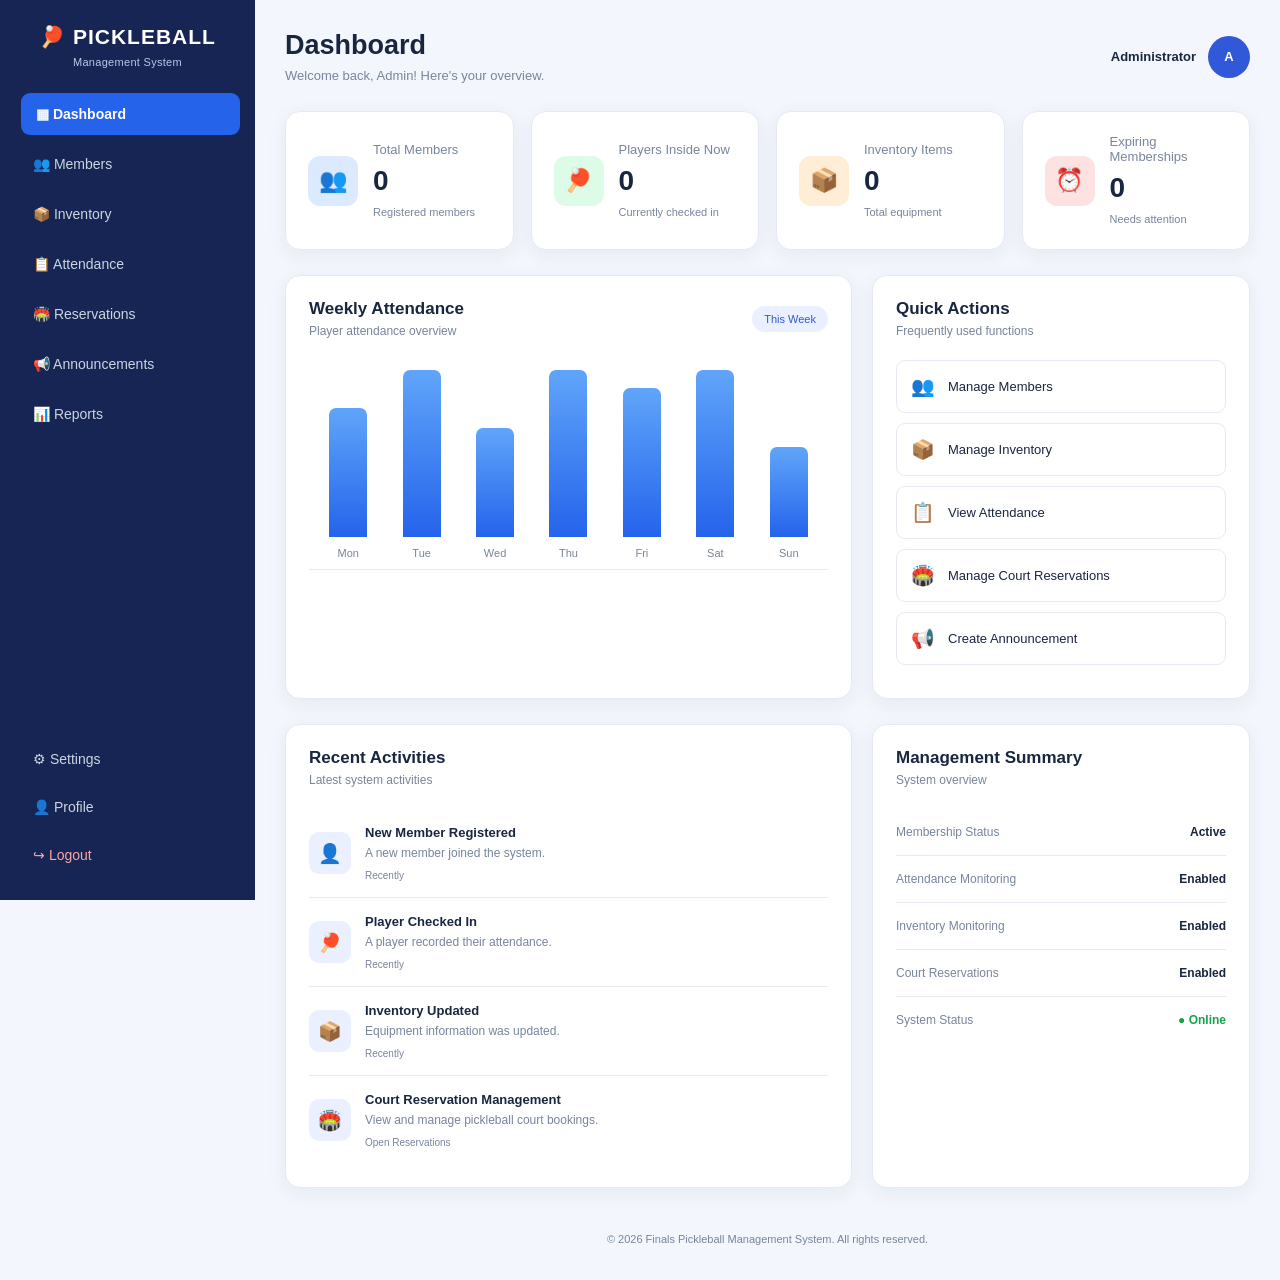
<file: FINALS PICKLEBALL(1)/index.html>
<!DOCTYPE html>
<html lang="en">
<head>
    <meta charset="UTF-8">
    <meta name="viewport" content="width=device-width, initial-scale=1.0">
    <title>Dashboard | Finals 2026 Pickleball</title>
    <link rel="stylesheet" href="style.css">
    <script src="script.js" defer></script>
</head>
<body>

<div class="dashboard-container">

    <!-- SIDEBAR -->
    <aside class="sidebar">
        <div class="logo">
            <h2>🏓 PICKLEBALL</h2>
            <p>Management System</p>
        </div>

        <nav class="sidebar-nav">
            <a href="index.html" class="active">▦ Dashboard</a>
            <a href="members.html">👥 Members</a>
            <a href="inventory.html">📦 Inventory</a>
            <a href="attendance.html">📋 Attendance</a>
            <a href="reservations.html">🏟️ Reservations</a>
            <a href="announcements.html">📢 Announcements</a>
            <a href="reports.html">📊 Reports</a>
        </nav>

        <div class="sidebar-bottom">
            <a href="settings.html">⚙ Settings</a>
            <a href="profile.html">👤 Profile</a>
            <a href="login.html" class="logout-link">↪ Logout</a>
        </div>
    </aside>

    <!-- MAIN CONTENT -->
    <main class="main-content">

        <header class="topbar">
            <div>
                <h1>Dashboard</h1>
                <p>Welcome back, Admin! Here's your overview.</p>
            </div>

            <div class="admin-info">
                <span>Administrator</span>
                <div class="admin-avatar">A</div>
            </div>
        </header>

        <!-- STATISTICS -->
        <section class="stats-grid">

            <div class="stat-card">
                <div class="stat-icon blue">👥</div>
                <div>
                    <p>Total Members</p>
                    <h2 class="count-up" data-target="1248">0</h2>
                    <small>Registered members</small>
                </div>
            </div>

            <div class="stat-card">
                <div class="stat-icon green">🏓</div>
                <div>
                    <p>Players Inside Now</p>
                    <h2 class="count-up" data-target="37">0</h2>
                    <small>Currently checked in</small>
                </div>
            </div>

            <div class="stat-card">
                <div class="stat-icon orange">📦</div>
                <div>
                    <p>Inventory Items</p>
                    <h2 class="count-up" data-target="312">0</h2>
                    <small>Total equipment</small>
                </div>
            </div>

            <div class="stat-card">
                <div class="stat-icon red">⏰</div>
                <div>
                    <p>Expiring Memberships</p>
                    <h2 class="count-up" data-target="14">0</h2>
                    <small>Needs attention</small>
                </div>
            </div>

        </section>

        <!-- DASHBOARD CONTENT -->
        <section class="dashboard-grid">

            <!-- ATTENDANCE CHART -->
            <div class="dashboard-card attendance-card">
                <div class="card-header">
                    <div>
                        <h3>Weekly Attendance</h3>
                        <p>Player attendance overview</p>
                    </div>
                    <span class="card-tag">This Week</span>
                </div>

                <div class="attendance-chart">

                    <div class="chart-column">
                        <div class="chart-bar" style="height:65%"></div>
                        <span>Mon</span>
                    </div>

                    <div class="chart-column">
                        <div class="chart-bar" style="height:85%"></div>
                        <span>Tue</span>
                    </div>

                    <div class="chart-column">
                        <div class="chart-bar" style="height:55%"></div>
                        <span>Wed</span>
                    </div>

                    <div class="chart-column">
                        <div class="chart-bar" style="height:95%"></div>
                        <span>Thu</span>
                    </div>

                    <div class="chart-column">
                        <div class="chart-bar" style="height:75%"></div>
                        <span>Fri</span>
                    </div>

                    <div class="chart-column">
                        <div class="chart-bar" style="height:100%"></div>
                        <span>Sat</span>
                    </div>

                    <div class="chart-column">
                        <div class="chart-bar" style="height:45%"></div>
                        <span>Sun</span>
                    </div>

                </div>
            </div>

            <!-- QUICK ACTIONS -->
            <div class="dashboard-card quick-actions">
                <div class="card-header">
                    <div>
                        <h3>Quick Actions</h3>
                        <p>Frequently used functions</p>
                    </div>
                </div>

                <a href="members.html" class="action-button">
                    <span>👥</span> Manage Members
                </a>

                <a href="inventory.html" class="action-button">
                    <span>📦</span> Manage Inventory
                </a>

                <a href="attendance.html" class="action-button">
                    <span>📋</span> View Attendance
                </a>

                <!-- NEW RESERVATION QUICK ACTION -->
                <a href="reservations.html" class="action-button">
                    <span>🏟️</span> Manage Court Reservations
                </a>

                <a href="announcements.html" class="action-button">
                    <span>📢</span> Create Announcement
                </a>

            </div>

        </section>

        <!-- BOTTOM CONTENT -->
        <section class="dashboard-grid bottom-grid">

            <!-- RECENT ACTIVITIES -->
            <div class="dashboard-card">
                <div class="card-header">
                    <div>
                        <h3>Recent Activities</h3>
                        <p>Latest system activities</p>
                    </div>
                </div>

                <div class="activity-item">
                    <div class="activity-icon">👤</div>
                    <div>
                        <strong>New Member Registered</strong>
                        <p>A new member joined the system.</p>
                        <small>Recently</small>
                    </div>
                </div>

                <div class="activity-item">
                    <div class="activity-icon">🏓</div>
                    <div>
                        <strong>Player Checked In</strong>
                        <p>A player recorded their attendance.</p>
                        <small>Recently</small>
                    </div>
                </div>

                <div class="activity-item">
                    <div class="activity-icon">📦</div>
                    <div>
                        <strong>Inventory Updated</strong>
                        <p>Equipment information was updated.</p>
                        <small>Recently</small>
                    </div>
                </div>

                <!-- NEW RESERVATION ACTIVITY -->
                <div class="activity-item">
                    <div class="activity-icon">🏟️</div>
                    <div>
                        <strong>Court Reservation Management</strong>
                        <p>View and manage pickleball court bookings.</p>
                        <small>
                            <a href="reservations.html">Open Reservations</a>
                        </small>
                    </div>
                </div>

            </div>

            <!-- MANAGEMENT SUMMARY -->
            <div class="dashboard-card summary-card">
                <div class="card-header">
                    <div>
                        <h3>Management Summary</h3>
                        <p>System overview</p>
                    </div>
                </div>

                <div class="summary-item">
                    <span>Membership Status</span>
                    <strong>Active</strong>
                </div>

                <div class="summary-item">
                    <span>Attendance Monitoring</span>
                    <strong>Enabled</strong>
                </div>

                <div class="summary-item">
                    <span>Inventory Monitoring</span>
                    <strong>Enabled</strong>
                </div>

                <div class="summary-item">
                    <span>Court Reservations</span>
                    <strong>Enabled</strong>
                </div>

                <div class="summary-item">
                    <span>System Status</span>
                    <strong class="status-online">● Online</strong>
                </div>
            </div>

        </section>

        <!-- FOOTER -->
        <footer class="dashboard-footer">
            <p>© 2026 Finals Pickleball Management System. All rights reserved.</p>
        </footer>

    </main>
</div>

</body>
</html>
</file>
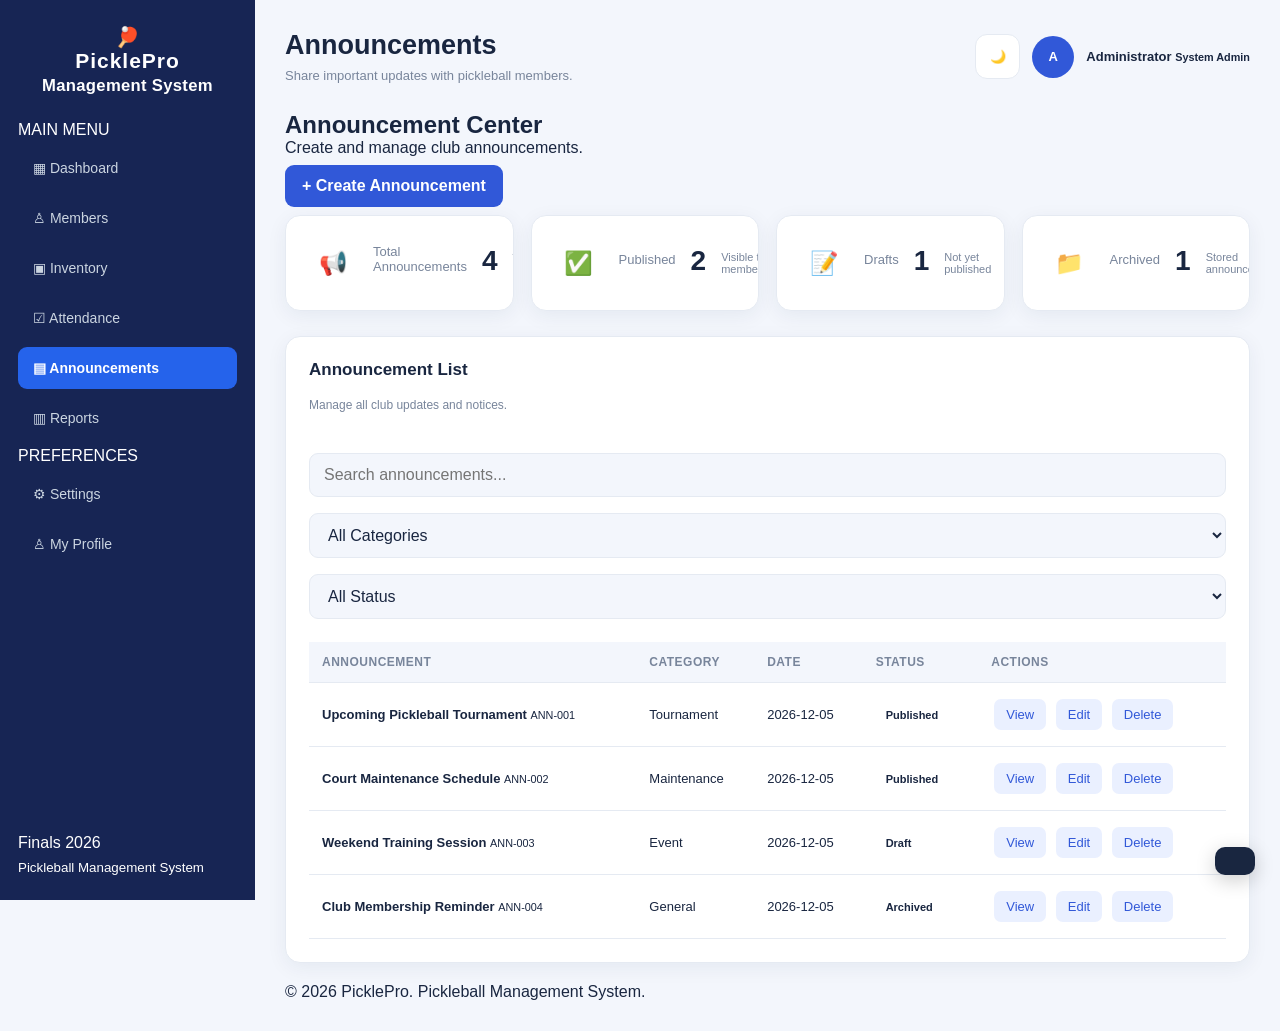
<file: FINALS PICKLEBALL(1)/announcements.html>
<!DOCTYPE html>
<html lang="en">
<head>
    <meta charset="UTF-8">
    <meta name="viewport" content="width=device-width, initial-scale=1.0">
    <title>Announcements | Pickleball Management System</title>
    <link rel="stylesheet" href="style.css">
</head>
<body>

<div class="app">

    <!-- SIDEBAR -->
    <aside class="sidebar">
        <div class="logo">
            <div class="logo-icon">🏓</div>
            <div>
                <h2>PicklePro</h2>
                <small>Management System</small>
            </div>
        </div>

        <nav>
            <p class="nav-label">MAIN MENU</p>
            <a href="index.html">▦ Dashboard</a>
            <a href="members.html">♙ Members</a>
            <a href="inventory.html">▣ Inventory</a>
            <a href="attendance.html">☑ Attendance</a>
            <a href="announcements.html" class="active">▤ Announcements</a>
            <a href="reports.html">▥ Reports</a>

            <p class="nav-label">PREFERENCES</p>
            <a href="settings.html">⚙ Settings</a>
            <a href="profile.html">♙ My Profile</a>
        </nav>

        <div class="sidebar-bottom">
            <p>Finals 2026</p>
            <small>Pickleball Management System</small>
        </div>
    </aside>

    <!-- MAIN CONTENT -->
    <main class="main">

        <header class="topbar">
            <div>
                <h2>Announcements</h2>
                <p>Share important updates with pickleball members.</p>
            </div>

            <div class="admin-info">
                <button class="theme-btn" id="themeToggle">🌙</button>
                <div class="admin-avatar">A</div>
                <div>
                    <strong>Administrator</strong>
                    <small>System Admin</small>
                </div>
            </div>
        </header>

        <section class="page-content">

            <!-- PAGE HEADING -->
            <div class="page-heading">
                <div>
                    <h1>Announcement Center</h1>
                    <p>Create and manage club announcements.</p>
                </div>

                <button class="primary-btn" onclick="openModal()">
                    + Create Announcement
                </button>
            </div>

            <!-- STATISTICS -->
            <div class="stats">

                <div class="stat-card">
                    <div class="stat-icon">📢</div>
                    <p>Total Announcements</p>
                    <h2 id="totalAnnouncements">0</h2>
                    <small>All announcement records</small>
                </div>

                <div class="stat-card">
                    <div class="stat-icon">✅</div>
                    <p>Published</p>
                    <h2 id="publishedCount">0</h2>
                    <small>Visible to members</small>
                </div>

                <div class="stat-card">
                    <div class="stat-icon">📝</div>
                    <p>Drafts</p>
                    <h2 id="draftCount">0</h2>
                    <small>Not yet published</small>
                </div>

                <div class="stat-card">
                    <div class="stat-icon">📁</div>
                    <p>Archived</p>
                    <h2 id="archivedCount">0</h2>
                    <small>Stored announcements</small>
                </div>

            </div>

            <!-- ANNOUNCEMENT LIST -->
            <div class="content-card">

                <div class="card-header">
                    <div>
                        <h3>Announcement List</h3>
                        <p>Manage all club updates and notices.</p>
                    </div>
                </div>

                <div class="table-controls">

                    <input
                        type="text"
                        id="searchInput"
                        placeholder="Search announcements..."
                    >

                    <select id="categoryFilter">
                        <option value="All">All Categories</option>
                        <option value="Event">Event</option>
                        <option value="Tournament">Tournament</option>
                        <option value="Maintenance">Maintenance</option>
                        <option value="General">General</option>
                    </select>

                    <select id="statusFilter">
                        <option value="All">All Status</option>
                        <option value="Published">Published</option>
                        <option value="Draft">Draft</option>
                        <option value="Archived">Archived</option>
                    </select>

                </div>

                <div class="table-wrap">
                    <table>
                        <thead>
                            <tr>
                                <th>ANNOUNCEMENT</th>
                                <th>CATEGORY</th>
                                <th>DATE</th>
                                <th>STATUS</th>
                                <th>ACTIONS</th>
                            </tr>
                        </thead>

                        <tbody id="announcementTable"></tbody>
                    </table>
                </div>

                <div class="empty" id="emptyMessage" style="display:none;">
                    <h3>No announcements found</h3>
                    <p>Try changing your filters or create a new announcement.</p>
                </div>

            </div>

        </section>

        <footer class="footer">
            © 2026 PicklePro. Pickleball Management System.
        </footer>

    </main>
</div>

<!-- CREATE / EDIT MODAL -->
<div class="modal" id="announcementModal">

    <div class="modal-content">

        <div class="modal-header">
            <div>
                <h2 id="modalTitle">Create Announcement</h2>
                <p>Fill in the announcement information.</p>
            </div>

            <button class="close-btn" onclick="closeModal()">×</button>
        </div>

        <form id="announcementForm">

            <div class="form-group">
                <label>Announcement ID</label>
                <input
                    type="text"
                    id="announcementId"
                    placeholder="Example: ANN-001"
                    required
                >
            </div>

            <div class="form-group">
                <label>Announcement Title</label>
                <input
                    type="text"
                    id="announcementTitle"
                    placeholder="Enter announcement title"
                    required
                >
            </div>

            <div class="form-group">
                <label>Category</label>
                <select id="announcementCategory" required>
                    <option value="">Select category</option>
                    <option value="Event">Event</option>
                    <option value="Tournament">Tournament</option>
                    <option value="Maintenance">Maintenance</option>
                    <option value="General">General</option>
                </select>
            </div>

            <div class="form-group">
                <label>Description</label>
                <textarea
                    id="announcementDescription"
                    rows="5"
                    placeholder="Write your announcement here..."
                    required
                ></textarea>
            </div>

            <div class="form-group">
                <label>Announcement Date</label>
                <input type="date" id="announcementDate" required>
            </div>

            <div class="form-group">
                <label>Status</label>
                <select id="announcementStatus" required>
                    <option value="Published">Published</option>
                    <option value="Draft">Draft</option>
                    <option value="Archived">Archived</option>
                </select>
            </div>

            <div class="modal-actions">
                <button type="button" class="secondary-btn" onclick="closeModal()">
                    Cancel
                </button>

                <button type="submit" class="primary-btn">
                    Save Announcement
                </button>
            </div>

        </form>

    </div>
</div>

<!-- VIEW MODAL -->
<div class="modal" id="viewModal">

    <div class="modal-content">

        <div class="modal-header">
            <h2>Announcement Details</h2>
            <button class="close-btn" onclick="closeViewModal()">×</button>
        </div>

        <div id="announcementDetails"></div>

        <div class="modal-actions">
            <button class="secondary-btn" onclick="closeViewModal()">
                Close
            </button>
        </div>

    </div>
</div>

<!-- TOAST -->
<div class="toast" id="toast"></div>

<script>

    // SAMPLE ANNOUNCEMENTS

    const today = new Date().toLocaleDateString("en-CA");

    let announcements = JSON.parse(
        localStorage.getItem("pickleAnnouncements")
    ) || [
        {
            id: "ANN-001",
            title: "Upcoming Pickleball Tournament",
            category: "Tournament",
            description: "Join our upcoming pickleball tournament. All registered members are invited to participate. Please contact the administrator for registration details.",
            date: today,
            status: "Published"
        },
        {
            id: "ANN-002",
            title: "Court Maintenance Schedule",
            category: "Maintenance",
            description: "The pickleball court will undergo maintenance. Members are advised to avoid using the court during the scheduled maintenance period.",
            date: today,
            status: "Published"
        },
        {
            id: "ANN-003",
            title: "Weekend Training Session",
            category: "Event",
            description: "A special training session will be held for beginner and intermediate players. Everyone is welcome.",
            date: today,
            status: "Draft"
        },
        {
            id: "ANN-004",
            title: "Club Membership Reminder",
            category: "General",
            description: "Members are reminded to keep their membership information updated.",
            date: today,
            status: "Archived"
        }
    ];

    let editIndex = null;

    // SAVE DATA

    function saveAnnouncements() {
        localStorage.setItem(
            "pickleAnnouncements",
            JSON.stringify(announcements)
        );
    }

    // UPDATE STATISTICS

    function updateStatistics() {

        document.getElementById("totalAnnouncements").textContent =
            announcements.length;

        document.getElementById("publishedCount").textContent =
            announcements.filter(item => item.status === "Published").length;

        document.getElementById("draftCount").textContent =
            announcements.filter(item => item.status === "Draft").length;

        document.getElementById("archivedCount").textContent =
            announcements.filter(item => item.status === "Archived").length;
    }

    // ESCAPE HTML

    function escapeHTML(value) {
        return String(value).replace(/[&<>"']/g, char => ({
            "&": "&amp;",
            "<": "&lt;",
            ">": "&gt;",
            '"': "&quot;",
            "'": "&#039;"
        })[char]);
    }

    // DISPLAY ANNOUNCEMENTS

    function renderAnnouncements() {

        const table = document.getElementById("announcementTable");

        const search = document.getElementById("searchInput")
            .value.toLowerCase();

        const category = document.getElementById("categoryFilter").value;

        const status = document.getElementById("statusFilter").value;

        table.innerHTML = "";

        const filtered = announcements.filter(item => {

            const matchesSearch =
                item.title.toLowerCase().includes(search) ||
                item.id.toLowerCase().includes(search) ||
                item.description.toLowerCase().includes(search);

            const matchesCategory =
                category === "All" || item.category === category;

            const matchesStatus =
                status === "All" || item.status === status;

            return matchesSearch && matchesCategory && matchesStatus;
        });

        document.getElementById("emptyMessage").style.display =
            filtered.length === 0 ? "block" : "none";

        filtered.forEach(item => {

            const index = announcements.indexOf(item);

            let badgeClass = "success";

            if (item.status === "Draft") {
                badgeClass = "warning";
            }

            if (item.status === "Archived") {
                badgeClass = "danger";
            }

            table.innerHTML += `
                <tr>
                    <td>
                        <strong>${escapeHTML(item.title)}</strong>
                        <small>${escapeHTML(item.id)}</small>
                    </td>

                    <td>${escapeHTML(item.category)}</td>

                    <td>${escapeHTML(item.date)}</td>

                    <td>
                        <span class="badge ${badgeClass}">
                            ${escapeHTML(item.status)}
                        </span>
                    </td>

                    <td>
                        <button class="mini-btn" onclick="viewAnnouncement(${index})">
                            View
                        </button>

                        <button class="mini-btn" onclick="editAnnouncement(${index})">
                            Edit
                        </button>

                        <button class="mini-btn delete-btn" onclick="deleteAnnouncement(${index})">
                            Delete
                        </button>
                    </td>
                </tr>
            `;
        });

        updateStatistics();
    }

    // OPEN MODAL

    function openModal() {

        editIndex = null;

        document.getElementById("announcementForm").reset();

        document.getElementById("modalTitle").textContent =
            "Create Announcement";

        document.getElementById("announcementDate").value = today;

        document.getElementById("announcementId").disabled = false;

        document.getElementById("announcementModal").classList.add("show");
    }

    // CLOSE MODAL

    function closeModal() {
        document.getElementById("announcementModal").classList.remove("show");
    }

    // ADD / UPDATE ANNOUNCEMENT

    document.getElementById("announcementForm")
        .addEventListener("submit", function(e) {

            e.preventDefault();

            const item = {

                id: document.getElementById("announcementId").value.trim(),

                title: document.getElementById("announcementTitle").value.trim(),

                category: document.getElementById("announcementCategory").value,

                description: document.getElementById("announcementDescription").value.trim(),

                date: document.getElementById("announcementDate").value,

                status: document.getElementById("announcementStatus").value
            };

            if (!item.id || !item.title || !item.description || !item.date) {
                showToast("Please complete all required fields.");
                return;
            }

            if (editIndex === null) {

                const duplicate = announcements.some(existing =>
                    existing.id.toLowerCase() === item.id.toLowerCase()
                );

                if (duplicate) {
                    showToast("Announcement ID already exists.");
                    return;
                }

                announcements.push(item);

                showToast("Announcement created successfully!");

            } else {

                announcements[editIndex] = item;

                showToast("Announcement updated successfully!");
            }

            saveAnnouncements();

            renderAnnouncements();

            closeModal();
        });

    // VIEW ANNOUNCEMENT

    function viewAnnouncement(index) {

        const item = announcements[index];

        document.getElementById("announcementDetails").innerHTML = `

            <div class="details-grid">

                <p><strong>Announcement ID:</strong> ${escapeHTML(item.id)}</p>

                <p><strong>Title:</strong> ${escapeHTML(item.title)}</p>

                <p><strong>Category:</strong> ${escapeHTML(item.category)}</p>

                <p><strong>Date:</strong> ${escapeHTML(item.date)}</p>

                <p><strong>Status:</strong> ${escapeHTML(item.status)}</p>

            </div>

            <div style="margin-top:20px;">
                <strong>Description</strong>
                <p style="margin-top:10px; line-height:1.7;">
                    ${escapeHTML(item.description)}
                </p>
            </div>
        `;

        document.getElementById("viewModal").classList.add("show");
    }

    // CLOSE VIEW MODAL

    function closeViewModal() {
        document.getElementById("viewModal").classList.remove("show");
    }

    // EDIT ANNOUNCEMENT

    function editAnnouncement(index) {

        editIndex = index;

        const item = announcements[index];

        document.getElementById("modalTitle").textContent =
            "Edit Announcement";

        document.getElementById("announcementId").value = item.id;
        document.getElementById("announcementId").disabled = true;

        document.getElementById("announcementTitle").value = item.title;
        document.getElementById("announcementCategory").value = item.category;
        document.getElementById("announcementDescription").value = item.description;
        document.getElementById("announcementDate").value = item.date;
        document.getElementById("announcementStatus").value = item.status;

        document.getElementById("announcementModal").classList.add("show");
    }

    // DELETE ANNOUNCEMENT

    function deleteAnnouncement(index) {

        if (confirm("Are you sure you want to delete this announcement?")) {

            announcements.splice(index, 1);

            saveAnnouncements();

            renderAnnouncements();

            showToast("Announcement deleted successfully!");
        }
    }

    // TOAST MESSAGE

    function showToast(message) {

        const toast = document.getElementById("toast");

        toast.textContent = message;

        toast.classList.add("show");

        setTimeout(() => {
            toast.classList.remove("show");
        }, 2500);
    }

    // SEARCH AND FILTER

    document.getElementById("searchInput")
        .addEventListener("input", renderAnnouncements);

    document.getElementById("categoryFilter")
        .addEventListener("change", renderAnnouncements);

    document.getElementById("statusFilter")
        .addEventListener("change", renderAnnouncements);

    // DARK MODE

    document.getElementById("themeToggle")
        .addEventListener("click", function() {

            document.body.classList.toggle("dark-mode");

            this.textContent =
                document.body.classList.contains("dark-mode")
                    ? "☀️"
                    : "🌙";
        });

    // INITIAL DISPLAY

    renderAnnouncements();

</script>

</body>
</html>
</file>
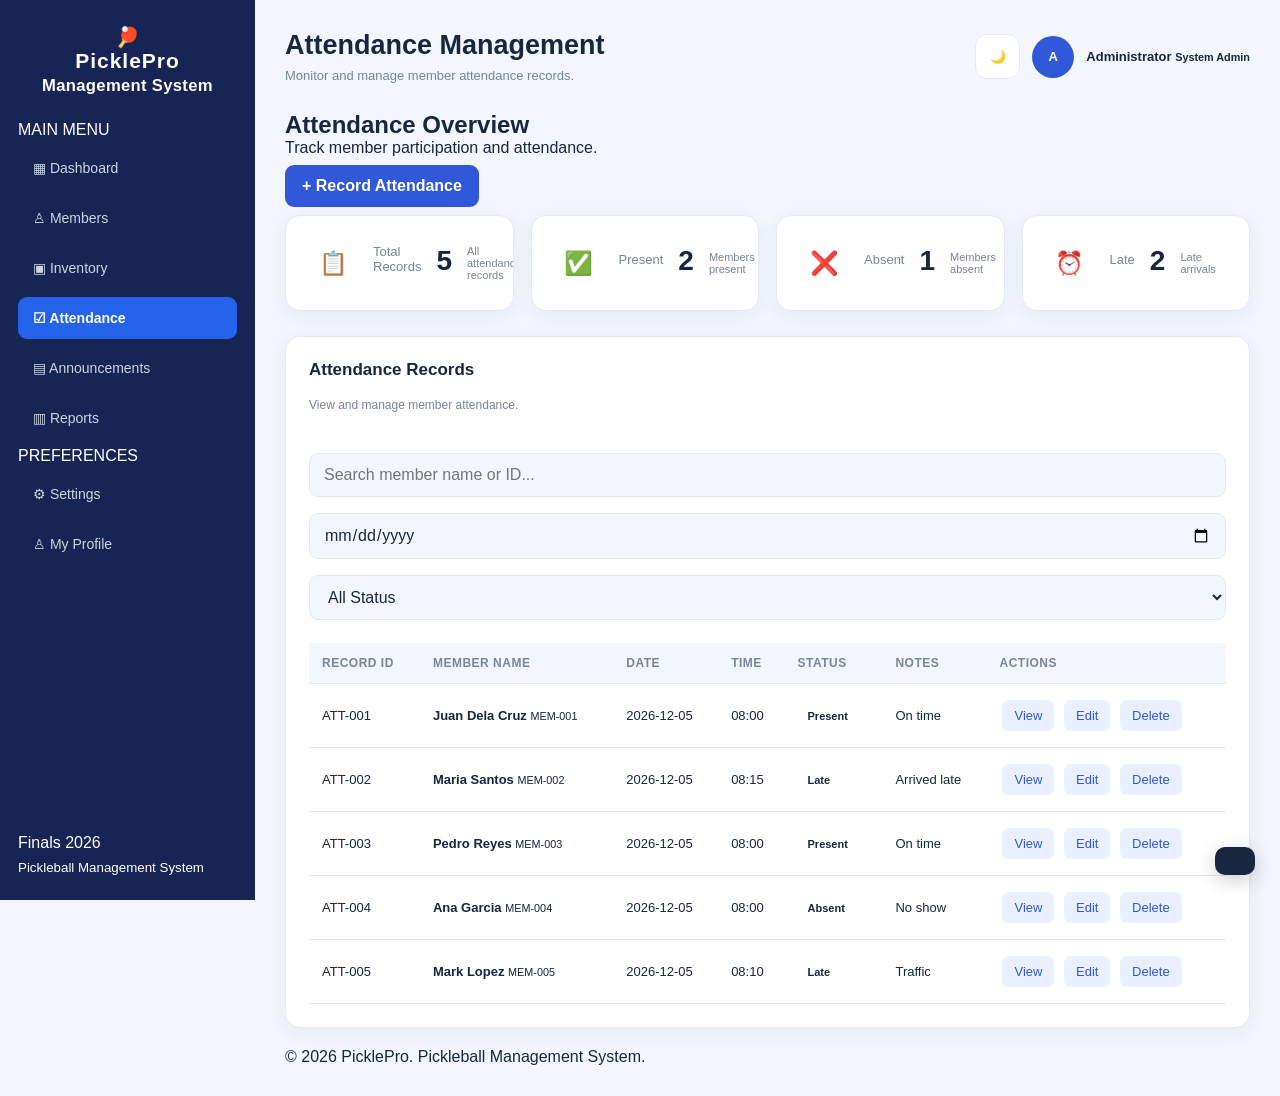
<file: FINALS PICKLEBALL(1)/attendance.html>
<!DOCTYPE html>
<html lang="en">
<head>
    <meta charset="UTF-8">
    <meta name="viewport" content="width=device-width, initial-scale=1.0">
    <title>Attendance | Pickleball Management System</title>
    <link rel="stylesheet" href="style.css">
</head>
<body>

<div class="app">

    <!-- SIDEBAR -->
    <aside class="sidebar">
        <div class="logo">
            <div class="logo-icon">🏓</div>
            <div>
                <h2>PicklePro</h2>
                <small>Management System</small>
            </div>
        </div>

        <nav>
            <p class="nav-label">MAIN MENU</p>
            <a href="index.html">▦ Dashboard</a>
            <a href="members.html">♙ Members</a>
            <a href="inventory.html">▣ Inventory</a>
            <a href="attendance.html" class="active">☑ Attendance</a>
            <a href="announcements.html">▤ Announcements</a>
            <a href="reports.html">▥ Reports</a>

            <p class="nav-label">PREFERENCES</p>
            <a href="settings.html">⚙ Settings</a>
            <a href="profile.html">♙ My Profile</a>
        </nav>

        <div class="sidebar-bottom">
            <p>Finals 2026</p>
            <small>Pickleball Management System</small>
        </div>
    </aside>

    <!-- MAIN CONTENT -->
    <main class="main">

        <header class="topbar">
            <div>
                <h2>Attendance Management</h2>
                <p>Monitor and manage member attendance records.</p>
            </div>

            <div class="admin-info">
                <button class="theme-btn" id="themeToggle">🌙</button>
                <div class="admin-avatar">A</div>
                <div>
                    <strong>Administrator</strong>
                    <small>System Admin</small>
                </div>
            </div>
        </header>

        <section class="page-content">

            <!-- PAGE HEADING -->
            <div class="page-heading">
                <div>
                    <h1>Attendance Overview</h1>
                    <p>Track member participation and attendance.</p>
                </div>

                <button class="primary-btn" onclick="openModal()">
                    + Record Attendance
                </button>
            </div>

            <!-- STATISTICS -->
            <div class="stats">

                <div class="stat-card">
                    <div class="stat-icon">📋</div>
                    <p>Total Records</p>
                    <h2 id="totalRecords">0</h2>
                    <small>All attendance records</small>
                </div>

                <div class="stat-card">
                    <div class="stat-icon">✅</div>
                    <p>Present</p>
                    <h2 id="presentCount">0</h2>
                    <small>Members present</small>
                </div>

                <div class="stat-card">
                    <div class="stat-icon">❌</div>
                    <p>Absent</p>
                    <h2 id="absentCount">0</h2>
                    <small>Members absent</small>
                </div>

                <div class="stat-card">
                    <div class="stat-icon">⏰</div>
                    <p>Late</p>
                    <h2 id="lateCount">0</h2>
                    <small>Late arrivals</small>
                </div>

            </div>

            <!-- ATTENDANCE TABLE -->
            <div class="content-card">

                <div class="card-header">
                    <div>
                        <h3>Attendance Records</h3>
                        <p>View and manage member attendance.</p>
                    </div>
                </div>

                <div class="table-controls">
                    <input
                        type="text"
                        id="searchInput"
                        placeholder="Search member name or ID..."
                    >

                    <input
                        type="date"
                        id="dateFilter"
                    >

                    <select id="statusFilter">
                        <option value="All">All Status</option>
                        <option value="Present">Present</option>
                        <option value="Absent">Absent</option>
                        <option value="Late">Late</option>
                    </select>
                </div>

                <div class="table-wrap">
                    <table>
                        <thead>
                            <tr>
                                <th>RECORD ID</th>
                                <th>MEMBER NAME</th>
                                <th>DATE</th>
                                <th>TIME</th>
                                <th>STATUS</th>
                                <th>NOTES</th>
                                <th>ACTIONS</th>
                            </tr>
                        </thead>

                        <tbody id="attendanceTable"></tbody>
                    </table>
                </div>

                <div class="empty" id="emptyMessage" style="display:none;">
                    <h3>No attendance records found</h3>
                    <p>Try changing your filters or add a new attendance record.</p>
                </div>

            </div>

        </section>

        <footer class="footer">
            © 2026 PicklePro. Pickleball Management System.
        </footer>

    </main>
</div>

<!-- ADD / EDIT ATTENDANCE MODAL -->
<div class="modal" id="attendanceModal">
    <div class="modal-content">

        <div class="modal-header">
            <div>
                <h2 id="modalTitle">Record Attendance</h2>
                <p>Enter the attendance information below.</p>
            </div>

            <button class="close-btn" onclick="closeModal()">×</button>
        </div>

        <form id="attendanceForm">

            <div class="form-group">
                <label>Record ID</label>
                <input
                    type="text"
                    id="recordId"
                    placeholder="Example: ATT-001"
                    required
                >
            </div>

            <div class="form-group">
                <label>Member Name</label>
                <input
                    type="text"
                    id="memberName"
                    placeholder="Enter member name"
                    required
                >
            </div>

            <div class="form-group">
                <label>Member ID</label>
                <input
                    type="text"
                    id="memberId"
                    placeholder="Example: MEM-001"
                    required
                >
            </div>

            <div class="form-group">
                <label>Attendance Date</label>
                <input type="date" id="attendanceDate" required>
            </div>

            <div class="form-group">
                <label>Time</label>
                <input type="time" id="attendanceTime" required>
            </div>

            <div class="form-group">
                <label>Attendance Status</label>
                <select id="attendanceStatus" required>
                    <option value="Present">Present</option>
                    <option value="Absent">Absent</option>
                    <option value="Late">Late</option>
                </select>
            </div>

            <div class="form-group">
                <label>Notes</label>
                <input
                    type="text"
                    id="attendanceNotes"
                    placeholder="Optional notes"
                >
            </div>

            <div class="modal-actions">
                <button type="button" class="secondary-btn" onclick="closeModal()">
                    Cancel
                </button>

                <button type="submit" class="primary-btn">
                    Save Record
                </button>
            </div>

        </form>
    </div>
</div>

<!-- VIEW MODAL -->
<div class="modal" id="viewModal">
    <div class="modal-content">

        <div class="modal-header">
            <h2>Attendance Details</h2>
            <button class="close-btn" onclick="closeViewModal()">×</button>
        </div>

        <div id="attendanceDetails"></div>

        <div class="modal-actions">
            <button class="secondary-btn" onclick="closeViewModal()">
                Close
            </button>
        </div>

    </div>
</div>

<!-- TOAST -->
<div class="toast" id="toast"></div>

<script>

    // SAMPLE ATTENDANCE DATA

    const today = new Date().toLocaleDateString("en-CA");

    let attendance = JSON.parse(
        localStorage.getItem("pickleAttendance")
    ) || [
        {
            id: "ATT-001",
            member: "Juan Dela Cruz",
            memberId: "MEM-001",
            date: today,
            time: "08:00",
            status: "Present",
            notes: "On time"
        },
        {
            id: "ATT-002",
            member: "Maria Santos",
            memberId: "MEM-002",
            date: today,
            time: "08:15",
            status: "Late",
            notes: "Arrived late"
        },
        {
            id: "ATT-003",
            member: "Pedro Reyes",
            memberId: "MEM-003",
            date: today,
            time: "08:00",
            status: "Present",
            notes: "On time"
        },
        {
            id: "ATT-004",
            member: "Ana Garcia",
            memberId: "MEM-004",
            date: today,
            time: "08:00",
            status: "Absent",
            notes: "No show"
        },
        {
            id: "ATT-005",
            member: "Mark Lopez",
            memberId: "MEM-005",
            date: today,
            time: "08:10",
            status: "Late",
            notes: "Traffic"
        }
    ];

    let editIndex = null;

    // SAVE DATA

    function saveAttendance() {
        localStorage.setItem(
            "pickleAttendance",
            JSON.stringify(attendance)
        );
    }

    // UPDATE STATISTICS

    function updateStatistics() {

        document.getElementById("totalRecords").textContent =
            attendance.length;

        document.getElementById("presentCount").textContent =
            attendance.filter(item => item.status === "Present").length;

        document.getElementById("absentCount").textContent =
            attendance.filter(item => item.status === "Absent").length;

        document.getElementById("lateCount").textContent =
            attendance.filter(item => item.status === "Late").length;
    }

    // PROTECT DISPLAYED TEXT

    function escapeHTML(value) {
        return String(value).replace(/[&<>"']/g, char => ({
            "&": "&amp;",
            "<": "&lt;",
            ">": "&gt;",
            '"': "&quot;",
            "'": "&#039;"
        })[char]);
    }

    // DISPLAY ATTENDANCE RECORDS

    function renderAttendance() {

        const table = document.getElementById("attendanceTable");

        const search = document.getElementById("searchInput")
            .value.toLowerCase();

        const date = document.getElementById("dateFilter").value;

        const status = document.getElementById("statusFilter").value;

        table.innerHTML = "";

        const filtered = attendance.filter(item => {

            const matchesSearch =
                item.member.toLowerCase().includes(search) ||
                item.memberId.toLowerCase().includes(search) ||
                item.id.toLowerCase().includes(search);

            const matchesDate =
                date === "" || item.date === date;

            const matchesStatus =
                status === "All" || item.status === status;

            return matchesSearch && matchesDate && matchesStatus;
        });

        document.getElementById("emptyMessage").style.display =
            filtered.length === 0 ? "block" : "none";

        filtered.forEach(item => {

            const index = attendance.indexOf(item);

            let badgeClass = "success";

            if (item.status === "Absent") {
                badgeClass = "danger";
            }

            if (item.status === "Late") {
                badgeClass = "warning";
            }

            table.innerHTML += `
                <tr>
                    <td>${escapeHTML(item.id)}</td>
                    <td>
                        <strong>${escapeHTML(item.member)}</strong>
                        <small>${escapeHTML(item.memberId)}</small>
                    </td>
                    <td>${escapeHTML(item.date)}</td>
                    <td>${escapeHTML(item.time)}</td>
                    <td>
                        <span class="badge ${badgeClass}">
                            ${escapeHTML(item.status)}
                        </span>
                    </td>
                    <td>${escapeHTML(item.notes || "-")}</td>
                    <td>
                        <button class="mini-btn" onclick="viewRecord(${index})">
                            View
                        </button>

                        <button class="mini-btn" onclick="editRecord(${index})">
                            Edit
                        </button>

                        <button class="mini-btn delete-btn" onclick="deleteRecord(${index})">
                            Delete
                        </button>
                    </td>
                </tr>
            `;
        });

        updateStatistics();
    }

    // OPEN ADD MODAL

    function openModal() {

        editIndex = null;

        document.getElementById("attendanceForm").reset();

        document.getElementById("modalTitle").textContent =
            "Record Attendance";

        document.getElementById("attendanceDate").value = today;

        document.getElementById("attendanceTime").value =
            new Date().toTimeString().slice(0, 5);

        document.getElementById("recordId").disabled = false;

        document.getElementById("attendanceModal").classList.add("show");
    }

    // CLOSE ADD MODAL

    function closeModal() {
        document.getElementById("attendanceModal").classList.remove("show");
    }

    // ADD OR UPDATE RECORD

    document.getElementById("attendanceForm")
        .addEventListener("submit", function(e) {

            e.preventDefault();

            const record = {

                id: document.getElementById("recordId").value.trim(),

                member: document.getElementById("memberName").value.trim(),

                memberId: document.getElementById("memberId").value.trim(),

                date: document.getElementById("attendanceDate").value,

                time: document.getElementById("attendanceTime").value,

                status: document.getElementById("attendanceStatus").value,

                notes: document.getElementById("attendanceNotes").value.trim()
            };

            if (!record.id || !record.member || !record.memberId ||
                !record.date || !record.time) {

                showToast("Please complete all required fields.");
                return;
            }

            if (editIndex === null) {

                const duplicate = attendance.some(item =>
                    item.id.toLowerCase() === record.id.toLowerCase()
                );

                if (duplicate) {
                    showToast("Record ID already exists.");
                    return;
                }

                attendance.push(record);

                showToast("Attendance recorded successfully!");

            } else {

                attendance[editIndex] = record;

                showToast("Attendance updated successfully!");
            }

            saveAttendance();

            renderAttendance();

            closeModal();
        });

    // VIEW RECORD

    function viewRecord(index) {

        const item = attendance[index];

        document.getElementById("attendanceDetails").innerHTML = `
            <div class="details-grid">

                <p><strong>Record ID:</strong> ${escapeHTML(item.id)}</p>

                <p><strong>Member Name:</strong> ${escapeHTML(item.member)}</p>

                <p><strong>Member ID:</strong> ${escapeHTML(item.memberId)}</p>

                <p><strong>Date:</strong> ${escapeHTML(item.date)}</p>

                <p><strong>Time:</strong> ${escapeHTML(item.time)}</p>

                <p><strong>Status:</strong> ${escapeHTML(item.status)}</p>

                <p><strong>Notes:</strong> ${escapeHTML(item.notes || "-")}</p>

            </div>
        `;

        document.getElementById("viewModal").classList.add("show");
    }

    // CLOSE VIEW MODAL

    function closeViewModal() {
        document.getElementById("viewModal").classList.remove("show");
    }

    // EDIT RECORD

    function editRecord(index) {

        editIndex = index;

        const item = attendance[index];

        document.getElementById("modalTitle").textContent =
            "Edit Attendance";

        document.getElementById("recordId").value = item.id;
        document.getElementById("recordId").disabled = true;

        document.getElementById("memberName").value = item.member;
        document.getElementById("memberId").value = item.memberId;
        document.getElementById("attendanceDate").value = item.date;
        document.getElementById("attendanceTime").value = item.time;
        document.getElementById("attendanceStatus").value = item.status;
        document.getElementById("attendanceNotes").value = item.notes;

        document.getElementById("attendanceModal").classList.add("show");
    }

    // DELETE RECORD

    function deleteRecord(index) {

        if (confirm("Are you sure you want to delete this attendance record?")) {

            attendance.splice(index, 1);

            saveAttendance();

            renderAttendance();

            showToast("Attendance record deleted!");
        }
    }

    // TOAST NOTIFICATION

    function showToast(message) {

        const toast = document.getElementById("toast");

        toast.textContent = message;

        toast.classList.add("show");

        setTimeout(() => {
            toast.classList.remove("show");
        }, 2500);
    }

    // SEARCH AND FILTER

    document.getElementById("searchInput")
        .addEventListener("input", renderAttendance);

    document.getElementById("dateFilter")
        .addEventListener("change", renderAttendance);

    document.getElementById("statusFilter")
        .addEventListener("change", renderAttendance);

    // DARK MODE TOGGLE

    document.getElementById("themeToggle")
        .addEventListener("click", function() {

            document.body.classList.toggle("dark-mode");

            this.textContent =
                document.body.classList.contains("dark-mode")
                    ? "☀️"
                    : "🌙";
        });

    // INITIAL DISPLAY

    renderAttendance();

</script>

</body>
</html>
</file>
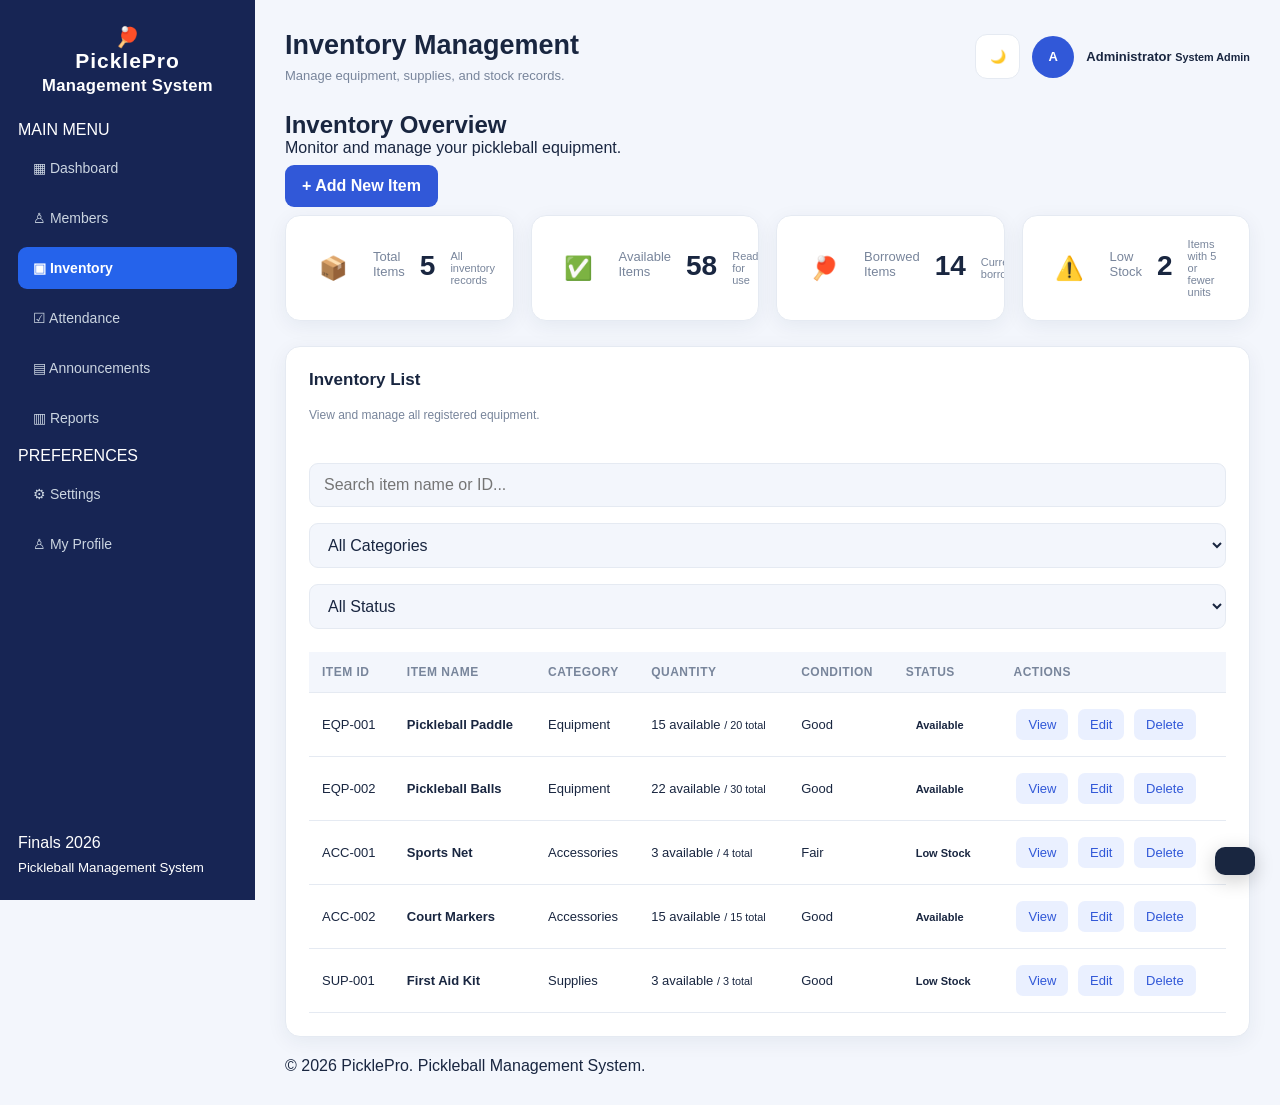
<file: FINALS PICKLEBALL(1)/inventory.html>
<!DOCTYPE html>
<html lang="en">
<head>
    <meta charset="UTF-8">
    <meta name="viewport" content="width=device-width, initial-scale=1.0">
    <title>Inventory | Pickleball Management System</title>
    <link rel="stylesheet" href="style.css">
</head>
<body>

<div class="app">

    <!-- SIDEBAR -->
    <aside class="sidebar">
        <div class="logo">
            <div class="logo-icon">🏓</div>
            <div>
                <h2>PicklePro</h2>
                <small>Management System</small>
            </div>
        </div>

        <nav>
            <p class="nav-label">MAIN MENU</p>
            <a href="index.html">▦ Dashboard</a>
            <a href="members.html">♙ Members</a>
            <a href="inventory.html" class="active">▣ Inventory</a>
            <a href="attendance.html">☑ Attendance</a>
            <a href="announcements.html">▤ Announcements</a>
            <a href="reports.html">▥ Reports</a>

            <p class="nav-label">PREFERENCES</p>
            <a href="settings.html">⚙ Settings</a>
            <a href="profile.html">♙ My Profile</a>
        </nav>

        <div class="sidebar-bottom">
            <p>Finals 2026</p>
            <small>Pickleball Management System</small>
        </div>
    </aside>

    <!-- MAIN CONTENT -->
    <main class="main">

        <header class="topbar">
            <div>
                <h2>Inventory Management</h2>
                <p>Manage equipment, supplies, and stock records.</p>
            </div>

            <div class="admin-info">
                <button class="theme-btn" id="themeToggle">🌙</button>
                <div class="admin-avatar">A</div>
                <div>
                    <strong>Administrator</strong>
                    <small>System Admin</small>
                </div>
            </div>
        </header>

        <!-- PAGE CONTENT -->
        <section class="page-content">

            <div class="page-heading">
                <div>
                    <h1>Inventory Overview</h1>
                    <p>Monitor and manage your pickleball equipment.</p>
                </div>

                <button class="primary-btn" onclick="openModal()">
                    + Add New Item
                </button>
            </div>

            <!-- STATISTICS -->
            <div class="stats">

                <div class="stat-card">
                    <div class="stat-icon">📦</div>
                    <p>Total Items</p>
                    <h2 id="totalItems">0</h2>
                    <small>All inventory records</small>
                </div>

                <div class="stat-card">
                    <div class="stat-icon">✅</div>
                    <p>Available Items</p>
                    <h2 id="availableItems">0</h2>
                    <small>Ready for use</small>
                </div>

                <div class="stat-card">
                    <div class="stat-icon">🏓</div>
                    <p>Borrowed Items</p>
                    <h2 id="borrowedItems">0</h2>
                    <small>Currently borrowed</small>
                </div>

                <div class="stat-card">
                    <div class="stat-icon">⚠️</div>
                    <p>Low Stock</p>
                    <h2 id="lowStockItems">0</h2>
                    <small>Items with 5 or fewer units</small>
                </div>

            </div>

            <!-- INVENTORY TABLE -->
            <div class="content-card">

                <div class="card-header">
                    <div>
                        <h3>Inventory List</h3>
                        <p>View and manage all registered equipment.</p>
                    </div>
                </div>

                <div class="table-controls">
                    <input
                        type="text"
                        id="searchInput"
                        placeholder="Search item name or ID..."
                    >

                    <select id="categoryFilter">
                        <option value="All">All Categories</option>
                        <option value="Equipment">Equipment</option>
                        <option value="Accessories">Accessories</option>
                        <option value="Supplies">Supplies</option>
                    </select>

                    <select id="statusFilter">
                        <option value="All">All Status</option>
                        <option value="Available">Available</option>
                        <option value="Borrowed">Borrowed</option>
                        <option value="Low Stock">Low Stock</option>
                    </select>
                </div>

                <div class="table-wrap">
                    <table>
                        <thead>
                            <tr>
                                <th>ITEM ID</th>
                                <th>ITEM NAME</th>
                                <th>CATEGORY</th>
                                <th>QUANTITY</th>
                                <th>CONDITION</th>
                                <th>STATUS</th>
                                <th>ACTIONS</th>
                            </tr>
                        </thead>

                        <tbody id="inventoryTable"></tbody>
                    </table>
                </div>

                <div class="empty" id="emptyMessage" style="display:none;">
                    <h3>No inventory items found</h3>
                    <p>Try changing your search or add a new item.</p>
                </div>

            </div>

        </section>

        <footer class="footer">
            © 2026 PicklePro. Pickleball Management System.
        </footer>

    </main>
</div>

<!-- ADD / EDIT MODAL -->
<div class="modal" id="itemModal">
    <div class="modal-content">

        <div class="modal-header">
            <div>
                <h2 id="modalTitle">Add New Item</h2>
                <p>Enter the inventory item details below.</p>
            </div>
            <button class="close-btn" onclick="closeModal()">×</button>
        </div>

        <form id="itemForm">

            <div class="form-group">
                <label>Item ID</label>
                <input type="text" id="itemId" placeholder="Example: EQP-001" required>
            </div>

            <div class="form-group">
                <label>Item Name</label>
                <input type="text" id="itemName" placeholder="Enter item name" required>
            </div>

            <div class="form-group">
                <label>Category</label>
                <select id="itemCategory" required>
                    <option value="">Select category</option>
                    <option value="Equipment">Equipment</option>
                    <option value="Accessories">Accessories</option>
                    <option value="Supplies">Supplies</option>
                </select>
            </div>

            <div class="form-group">
                <label>Quantity</label>
                <input type="number" id="itemQuantity" min="0" placeholder="Enter quantity" required>
            </div>

            <div class="form-group">
                <label>Condition</label>
                <select id="itemCondition" required>
                    <option value="Good">Good</option>
                    <option value="Fair">Fair</option>
                    <option value="Needs Repair">Needs Repair</option>
                </select>
            </div>

            <div class="form-group">
                <label>Borrowed Quantity</label>
                <input type="number" id="itemBorrowed" min="0" value="0" required>
            </div>

            <div class="modal-actions">
                <button type="button" class="secondary-btn" onclick="closeModal()">
                    Cancel
                </button>
                <button type="submit" class="primary-btn">
                    Save Item
                </button>
            </div>

        </form>
    </div>
</div>

<!-- VIEW MODAL -->
<div class="modal" id="viewModal">
    <div class="modal-content">
        <div class="modal-header">
            <h2>Item Details</h2>
            <button class="close-btn" onclick="closeViewModal()">×</button>
        </div>
        <div id="itemDetails"></div>
        <div class="modal-actions">
            <button class="secondary-btn" onclick="closeViewModal()">Close</button>
        </div>
    </div>
</div>

<!-- TOAST -->
<div class="toast" id="toast"></div>

<script>
    let inventory = JSON.parse(localStorage.getItem("pickleInventory")) || [
        {
            id: "EQP-001",
            name: "Pickleball Paddle",
            category: "Equipment",
            quantity: 20,
            borrowed: 5,
            condition: "Good"
        },
        {
            id: "EQP-002",
            name: "Pickleball Balls",
            category: "Equipment",
            quantity: 30,
            borrowed: 8,
            condition: "Good"
        },
        {
            id: "ACC-001",
            name: "Sports Net",
            category: "Accessories",
            quantity: 4,
            borrowed: 1,
            condition: "Fair"
        },
        {
            id: "ACC-002",
            name: "Court Markers",
            category: "Accessories",
            quantity: 15,
            borrowed: 0,
            condition: "Good"
        },
        {
            id: "SUP-001",
            name: "First Aid Kit",
            category: "Supplies",
            quantity: 3,
            borrowed: 0,
            condition: "Good"
        }
    ];

    let editIndex = null;

    function saveInventory() {
        localStorage.setItem("pickleInventory", JSON.stringify(inventory));
    }

    function getAvailable(item) {
        return item.quantity - item.borrowed;
    }

    function getStatus(item) {
        if (item.quantity <= 5) return "Low Stock";
        if (getAvailable(item) === 0) return "Borrowed";
        return "Available";
    }

    function updateStatistics() {
        document.getElementById("totalItems").textContent = inventory.length;

        document.getElementById("availableItems").textContent =
            inventory.reduce((sum, item) => sum + getAvailable(item), 0);

        document.getElementById("borrowedItems").textContent =
            inventory.reduce((sum, item) => sum + item.borrowed, 0);

        document.getElementById("lowStockItems").textContent =
            inventory.filter(item => item.quantity <= 5).length;
    }

    function renderInventory() {
        const table = document.getElementById("inventoryTable");
        const search = document.getElementById("searchInput").value.toLowerCase();
        const category = document.getElementById("categoryFilter").value;
        const status = document.getElementById("statusFilter").value;

        table.innerHTML = "";

        const filtered = inventory.filter(item => {
            const matchesSearch =
                item.name.toLowerCase().includes(search) ||
                item.id.toLowerCase().includes(search);

            const matchesCategory =
                category === "All" || item.category === category;

            const matchesStatus =
                status === "All" || getStatus(item) === status;

            return matchesSearch && matchesCategory && matchesStatus;
        });

        document.getElementById("emptyMessage").style.display =
            filtered.length === 0 ? "block" : "none";

        filtered.forEach(item => {
            const index = inventory.indexOf(item);
            const itemStatus = getStatus(item);

            let badgeClass = "success";
            if (itemStatus === "Borrowed") badgeClass = "warning";
            if (itemStatus === "Low Stock") badgeClass = "danger";

            table.innerHTML += `
                <tr>
                    <td>${escapeHTML(item.id)}</td>
                    <td><strong>${escapeHTML(item.name)}</strong></td>
                    <td>${escapeHTML(item.category)}</td>
                    <td>
                        ${getAvailable(item)} available
                        <small> / ${item.quantity} total</small>
                    </td>
                    <td>${escapeHTML(item.condition)}</td>
                    <td>
                        <span class="badge ${badgeClass}">
                            ${itemStatus}
                        </span>
                    </td>
                    <td>
                        <button class="mini-btn" onclick="viewItem(${index})">View</button>
                        <button class="mini-btn" onclick="editItem(${index})">Edit</button>
                        <button class="mini-btn delete-btn" onclick="deleteItem(${index})">Delete</button>
                    </td>
                </tr>
            `;
        });

        updateStatistics();
    }

    function escapeHTML(value) {
        return String(value).replace(/[&<>"']/g, char => ({
            "&": "&amp;",
            "<": "&lt;",
            ">": "&gt;",
            '"': "&quot;",
            "'": "&#039;"
        })[char]);
    }

    function openModal() {
        editIndex = null;
        document.getElementById("itemForm").reset();
        document.getElementById("itemBorrowed").value = 0;
        document.getElementById("modalTitle").textContent = "Add New Item";
        document.getElementById("itemId").disabled = false;
        document.getElementById("itemModal").classList.add("show");
    }

    function closeModal() {
        document.getElementById("itemModal").classList.remove("show");
    }

    function editItem(index) {
        editIndex = index;
        const item = inventory[index];

        document.getElementById("modalTitle").textContent = "Edit Item";
        document.getElementById("itemId").value = item.id;
        document.getElementById("itemId").disabled = true;
        document.getElementById("itemName").value = item.name;
        document.getElementById("itemCategory").value = item.category;
        document.getElementById("itemQuantity").value = item.quantity;
        document.getElementById("itemCondition").value = item.condition;
        document.getElementById("itemBorrowed").value = item.borrowed;

        document.getElementById("itemModal").classList.add("show");
    }

    document.getElementById("itemForm").addEventListener("submit", function(e) {
        e.preventDefault();

        const item = {
            id: document.getElementById("itemId").value.trim(),
            name: document.getElementById("itemName").value.trim(),
            category: document.getElementById("itemCategory").value,
            quantity: Number(document.getElementById("itemQuantity").value),
            condition: document.getElementById("itemCondition").value,
            borrowed: Number(document.getElementById("itemBorrowed").value)
        };

        if (!item.id || !item.name ||
            !Number.isInteger(item.quantity) ||
            !Number.isInteger(item.borrowed) ||
            item.quantity < 0 || item.borrowed < 0 ||
            item.borrowed > item.quantity) {
            showToast("Please check the item quantities.");
            return;
        }

        if (editIndex === null) {
            const duplicate = inventory.some(existing =>
                existing.id.toLowerCase() === item.id.toLowerCase()
            );

            if (duplicate) {
                showToast("Item ID already exists.");
                return;
            }

            inventory.push(item);
            showToast("Item added successfully!");
        } else {
            inventory[editIndex] = item;
            showToast("Item updated successfully!");
        }

        saveInventory();
        renderInventory();
        closeModal();
    });

    function viewItem(index) {
        const item = inventory[index];

        document.getElementById("itemDetails").innerHTML = `
            <div class="details-grid">
                <p><strong>Item ID:</strong> ${escapeHTML(item.id)}</p>
                <p><strong>Item Name:</strong> ${escapeHTML(item.name)}</p>
                <p><strong>Category:</strong> ${escapeHTML(item.category)}</p>
                <p><strong>Total Quantity:</strong> ${item.quantity}</p>
                <p><strong>Available:</strong> ${getAvailable(item)}</p>
                <p><strong>Borrowed:</strong> ${item.borrowed}</p>
                <p><strong>Condition:</strong> ${escapeHTML(item.condition)}</p>
                <p><strong>Status:</strong> ${getStatus(item)}</p>
            </div>
        `;

        document.getElementById("viewModal").classList.add("show");
    }

    function closeViewModal() {
        document.getElementById("viewModal").classList.remove("show");
    }

    function deleteItem(index) {
        if (confirm("Are you sure you want to delete this item?")) {
            inventory.splice(index, 1);
            saveInventory();
            renderInventory();
            showToast("Item deleted successfully!");
        }
    }

    function showToast(message) {
        const toast = document.getElementById("toast");
        toast.textContent = message;
        toast.classList.add("show");

        setTimeout(() => {
            toast.classList.remove("show");
        }, 2500);
    }

    document.getElementById("searchInput").addEventListener("input", renderInventory);
    document.getElementById("categoryFilter").addEventListener("change", renderInventory);
    document.getElementById("statusFilter").addEventListener("change", renderInventory);

    document.getElementById("themeToggle").addEventListener("click", function() {
        document.body.classList.toggle("dark-mode");
        this.textContent = document.body.classList.contains("dark-mode") ? "☀️" : "🌙";
    });

    renderInventory();
</script>

</body>
</html>
</file>
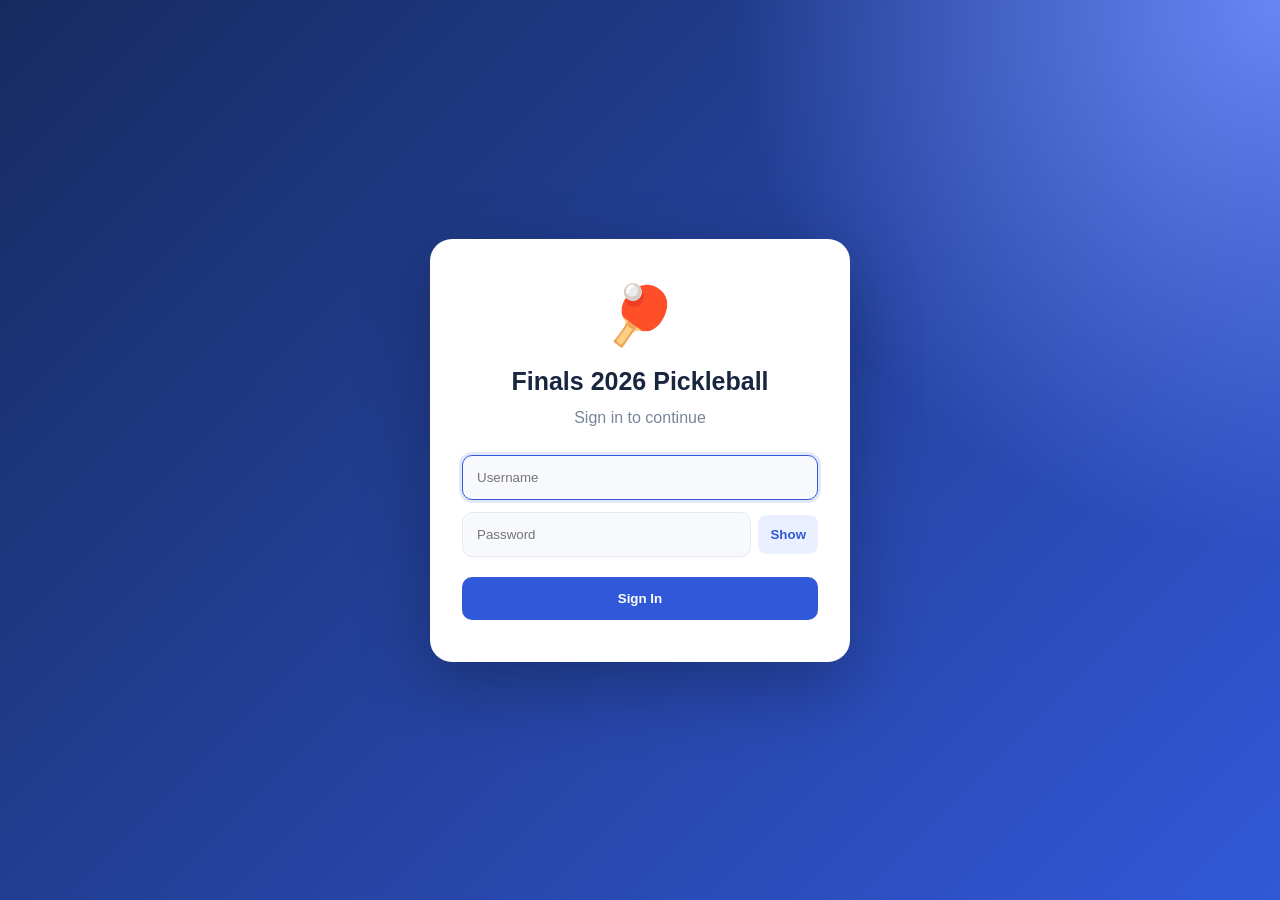
<file: FINALS PICKLEBALL(1)/login.html>
<!DOCTYPE html>
<html lang="en">
<head>
<meta charset="UTF-8">
<meta name="viewport" content="width=device-width, initial-scale=1.0">
<title>Login - Finals 2026 Pickleball</title>
<link rel="stylesheet" href="login.css">
</head>
<body>

<div id="loginPage" class="login-page">
    <div class="login-card">
        <div class="logo">🏓</div>
        <h1>Finals 2026 Pickleball</h1>
        <p class="subtitle">Sign in to continue</p>

        <div id="loginMsg" class="login-msg hidden"></div>

        <form id="loginForm" onsubmit="doLogin(event)">
            <input type="text" id="loginUser" placeholder="Username" autocomplete="username">

            <div class="pw-row">
                <input type="password" id="loginPass" placeholder="Password" autocomplete="current-password">
                <button type="button" class="pw-toggle" onclick="togglePw()">Show</button>
            </div>

            <button type="submit" class="login-submit">Sign In</button>
        </form>
    </div>
</div>

<script src="login.js"></script>
</body>
</html>
</file>
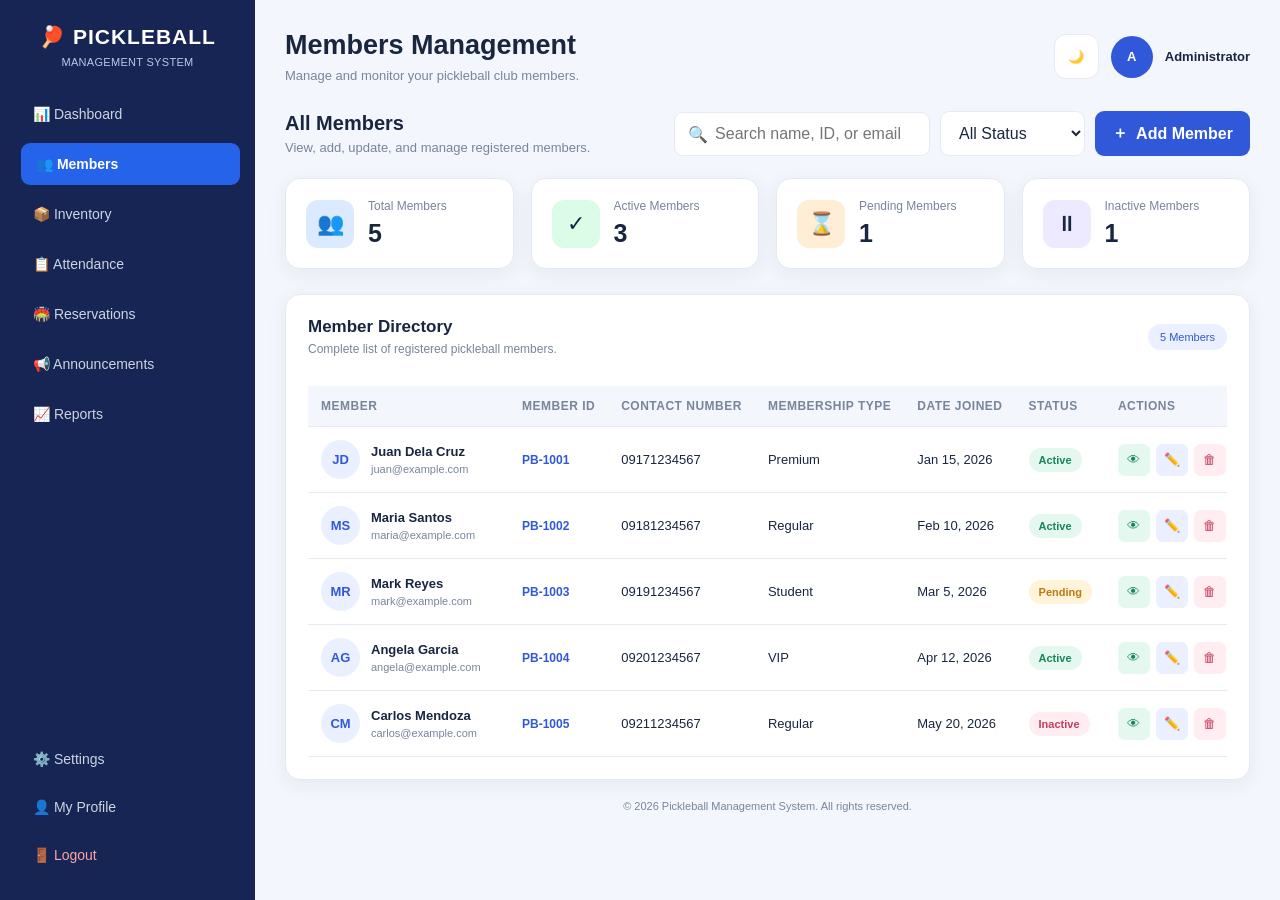
<file: FINALS PICKLEBALL(1)/members.html>
<!DOCTYPE html>
<html lang="en">
<head>
    <meta charset="UTF-8">
    <meta name="viewport" content="width=device-width, initial-scale=1.0">
    <title>Members Management | Pickleball Management System</title>
    <link rel="stylesheet" href="style.css">

    <style>
        .members-page { animation: pageEnter .4s ease; }

        .members-toolbar {
            display:flex; justify-content:space-between;
            align-items:center; flex-wrap:wrap;
            gap:15px; margin-bottom:22px;
        }

        .members-toolbar h2 { font-size:20px; margin-bottom:5px; }
        .members-toolbar p { color:var(--muted); font-size:13px; }

        .toolbar-actions {
            display:flex; align-items:center;
            gap:10px; flex-wrap:wrap;
        }

        .search-box { position:relative; min-width:240px; }
        .search-box input {
            padding:12px 14px 12px 40px;
            margin:0; background:var(--surface);
        }

        .search-icon {
            position:absolute; left:14px; top:50%;
            transform:translateY(-50%);
            color:var(--muted); pointer-events:none;
        }

        .filter-select {
            width:auto; min-width:145px;
            margin:0; background:var(--surface);
        }

        .add-member-btn {
            display:inline-flex; align-items:center;
            justify-content:center; gap:8px;
            background:var(--primary); color:white;
            padding:12px 17px; border:none;
            border-radius:9px; font-weight:600;
            transition:.25s ease;
        }

        .add-member-btn:hover {
            background:var(--primary-dark);
            transform:translateY(-2px);
            box-shadow:0 5px 15px #3158d833;
        }

        .members-stats {
            display:grid;
            grid-template-columns:repeat(4,minmax(0,1fr));
            gap:17px; margin-bottom:25px;
        }

        .member-stat {
            background:var(--surface);
            border:1px solid var(--border);
            border-radius:var(--radius);
            padding:20px; box-shadow:var(--shadow);
            display:flex; align-items:center; gap:14px;
            transition:.25s ease;
        }

        .member-stat:hover {
            transform:translateY(-5px);
            box-shadow:0 12px 25px #152b5018;
        }

        .member-stat-icon {
            width:48px; height:48px; min-width:48px;
            display:grid; place-items:center;
            border-radius:12px; font-size:22px;
        }

        .icon-blue { background:#dbeafe; }
        .icon-green { background:#dcfce7; }
        .icon-orange { background:#ffedd5; }
        .icon-purple { background:#ede9fe; }

        .member-stat p {
            color:var(--muted); font-size:12px;
            margin-bottom:6px;
        }

        .member-stat h2 { font-size:25px; color:var(--text); }

        .members-table-card {
            background:var(--surface);
            border:1px solid var(--border);
            border-radius:var(--radius);
            padding:22px; box-shadow:var(--shadow);
            min-width:0;
        }

        .members-table-header {
            display:flex; justify-content:space-between;
            align-items:center; flex-wrap:wrap;
            gap:12px; margin-bottom:15px;
        }

        .members-table-header h3 { font-size:17px; }

        .members-table-header p {
            font-size:12px; color:var(--muted);
            margin-top:5px;
        }

        .table-wrap { overflow-x:auto; }
        .members-table { min-width:850px; }
        .members-table th { white-space:nowrap; }
        .members-table td { vertical-align:middle; }

        .member-info {
            display:flex; align-items:center;
            gap:11px; min-width:175px;
        }

        .member-avatar {
            width:39px; height:39px; min-width:39px;
            display:grid; place-items:center;
            background:var(--soft); color:var(--primary);
            border-radius:50%; font-weight:bold;
            font-size:13px;
        }

        .member-info strong {
            display:block; font-size:13px;
            color:var(--text);
        }

        .member-info small {
            display:block; color:var(--muted);
            font-size:11px; margin-top:4px;
        }

        .member-id {
            font-weight:600; color:var(--primary);
            font-size:12px;
        }

        .action-buttons {
            display:flex; gap:6px; white-space:nowrap;
        }

        .table-action {
            width:32px; height:32px; border:none;
            border-radius:7px; background:var(--soft);
            color:var(--primary); transition:.2s ease;
            cursor:pointer;
        }

        .table-action:hover {
            transform:translateY(-2px);
            filter:brightness(.94);
        }

        .table-action.delete {
            background:var(--danger-bg); color:var(--danger);
        }

        .table-action.view {
            background:var(--success-bg); color:var(--success);
        }

        .empty-state {
            text-align:center; padding:45px 15px;
            color:var(--muted);
        }

        .empty-state .empty-icon {
            font-size:38px; margin-bottom:12px;
        }

        .empty-state h3 {
            color:var(--text); margin-bottom:7px;
        }

        .empty-state p { font-size:13px; }

        /* MODALS */
        .member-modal {
            position:fixed; inset:0; z-index:100;
            background:#0009; display:grid;
            place-items:center; padding:18px;
            backdrop-filter:blur(4px); overflow-y:auto;
        }

        .member-modal-box {
            width:100%; max-width:570px;
            max-height:90vh; overflow-y:auto;
            background:var(--surface);
            border:1px solid var(--border);
            border-radius:16px; padding:25px;
            box-shadow:0 20px 60px #0003;
            animation:modalEnter .25s ease;
        }

        @keyframes modalEnter {
            from { opacity:0; transform:translateY(20px) scale(.98); }
            to { opacity:1; transform:translateY(0) scale(1); }
        }

        .modal-header {
            display:flex; justify-content:space-between;
            align-items:center; gap:12px; margin-bottom:22px;
        }

        .modal-header h2 { font-size:20px; }
        .modal-header p { font-size:12px; color:var(--muted); margin-top:5px; }

        .close-modal {
            width:34px; height:34px; border:none;
            border-radius:8px; background:var(--soft);
            color:var(--text); font-size:19px; cursor:pointer;
        }

        .close-modal:hover {
            background:var(--danger-bg); color:var(--danger);
        }

        .form-grid {
            display:grid;
            grid-template-columns:repeat(2,minmax(0,1fr));
            gap:12px 16px;
        }

        .form-group { min-width:0; }
        .form-group.full { grid-column:1/-1; }

        .form-group label {
            display:block; color:var(--text);
            font-size:12px; font-weight:600;
            margin-bottom:5px;
        }

        .form-group input,
        .form-group select,
        .form-group textarea {
            margin:0; width:100%;
        }

        .form-group textarea { min-height:75px; }

        .form-actions {
            display:flex; justify-content:flex-end;
            gap:10px; margin-top:23px;
            padding-top:17px; border-top:1px solid var(--border);
        }

        .cancel-btn {
            padding:11px 17px; background:var(--soft);
            color:var(--text); border:none;
            border-radius:8px; cursor:pointer;
        }

        .save-btn {
            padding:11px 19px; background:var(--primary);
            color:white; border:none;
            border-radius:8px; font-weight:600;
            cursor:pointer;
        }

        .save-btn:hover { background:var(--primary-dark); }

        /* DETAILS */
        .details-profile { text-align:center; padding:10px 0 20px; }

        .details-avatar {
            width:75px; height:75px; margin:0 auto 12px;
            display:grid; place-items:center;
            border-radius:50%; background:var(--soft);
            color:var(--primary); font-size:24px;
            font-weight:bold;
        }

        .details-profile h3 { font-size:19px; }
        .details-profile p { color:var(--muted); font-size:12px; margin-top:5px; }

        .details-grid {
            display:grid;
            grid-template-columns:repeat(2,minmax(0,1fr));
            gap:10px;
        }

        .detail-item {
            padding:13px; background:var(--bg);
            border:1px solid var(--border);
            border-radius:9px; min-width:0;
        }

        .detail-item small {
            display:block; color:var(--muted);
            font-size:11px; margin-bottom:6px;
        }

        .detail-item strong {
            font-size:13px; overflow-wrap:anywhere;
        }

        .member-toast {
            position:fixed; right:25px; bottom:25px;
            z-index:200; padding:14px 20px;
            border-radius:10px; background:#192640;
            color:white; box-shadow:0 5px 20px #0003;
            font-size:13px; animation:pageEnter .3s ease;
        }

        @media(max-width:1100px) {
            .members-stats { grid-template-columns:repeat(2,minmax(0,1fr)); }
        }

        @media(max-width:800px) {
            .members-toolbar { align-items:flex-start; }
            .toolbar-actions { width:100%; }
            .search-box { flex:1; min-width:180px; }
        }

        @media(max-width:600px) {
            .members-stats { grid-template-columns:1fr 1fr; gap:10px; }
            .member-stat { padding:14px; gap:9px; }
            .member-stat-icon { width:39px; min-width:39px; height:39px; font-size:18px; }
            .member-stat h2 { font-size:21px; }
            .toolbar-actions { flex-direction:column; align-items:stretch; }
            .search-box, .filter-select, .add-member-btn { width:100%; }
            .members-table-card { padding:15px; }
            .form-grid, .details-grid { grid-template-columns:1fr; }
            .member-modal-box { padding:18px; }
        }

        @media(max-width:380px) {
            .members-stats { grid-template-columns:1fr; }
        }
    </style>
</head>

<body>

<div class="app">

    <!-- SIDEBAR -->
    <aside class="sidebar">

        <div class="logo">
            <h2>🏓 PICKLEBALL</h2>
            <p>MANAGEMENT SYSTEM</p>
        </div>

        <nav class="sidebar-nav">
            <a href="index.html">📊 Dashboard</a>
            <a href="members.html" class="active">👥 Members</a>
            <a href="inventory.html">📦 Inventory</a>
            <a href="attendance.html">📋 Attendance</a>
            <a href="reservations.html">🏟️ Reservations</a>
            <a href="announcements.html">📢 Announcements</a>
            <a href="reports.html">📈 Reports</a>
        </nav>

        <div class="sidebar-bottom">
            <a href="settings.html">⚙️ Settings</a>
            <a href="profile.html">👤 My Profile</a>
            <a href="index.html" class="logout-link"
               onclick="return confirm('Are you sure you want to leave this page?')">
                🚪 Logout
            </a>
        </div>

    </aside>

    <!-- MAIN CONTENT -->
    <main class="main">

        <header class="topbar">
            <div>
                <h1>Members Management</h1>
                <p>Manage and monitor your pickleball club members.</p>
            </div>

            <div class="admin-info">
                <button class="theme-btn" id="themeBtn" title="Toggle dark mode">🌙</button>
                <div class="admin-avatar">A</div>
                <span>Administrator</span>
            </div>
        </header>

        <section class="members-page">

            <!-- PAGE INTRODUCTION -->
            <div class="members-toolbar">
                <div>
                    <h2>All Members</h2>
                    <p>View, add, update, and manage registered members.</p>
                </div>

                <div class="toolbar-actions">
                    <div class="search-box">
                        <span class="search-icon">🔍</span>
                        <input type="search" id="searchInput"
                               placeholder="Search name, ID, or email...">
                    </div>

                    <select id="statusFilter" class="filter-select">
                        <option value="All">All Status</option>
                        <option value="Active">Active</option>
                        <option value="Inactive">Inactive</option>
                        <option value="Pending">Pending</option>
                    </select>

                    <button class="add-member-btn" id="addMemberBtn">
                        <span>＋</span> Add Member
                    </button>
                </div>
            </div>

            <!-- STATISTICS -->
            <div class="members-stats">

                <div class="member-stat">
                    <div class="member-stat-icon icon-blue">👥</div>
                    <div>
                        <p>Total Members</p>
                        <h2 id="totalMembers">0</h2>
                    </div>
                </div>

                <div class="member-stat">
                    <div class="member-stat-icon icon-green">✓</div>
                    <div>
                        <p>Active Members</p>
                        <h2 id="activeMembers">0</h2>
                    </div>
                </div>

                <div class="member-stat">
                    <div class="member-stat-icon icon-orange">⌛</div>
                    <div>
                        <p>Pending Members</p>
                        <h2 id="pendingMembers">0</h2>
                    </div>
                </div>

                <div class="member-stat">
                    <div class="member-stat-icon icon-purple">⏸</div>
                    <div>
                        <p>Inactive Members</p>
                        <h2 id="inactiveMembers">0</h2>
                    </div>
                </div>

            </div>

            <!-- MEMBERS TABLE -->
            <div class="members-table-card">

                <div class="members-table-header">
                    <div>
                        <h3>Member Directory</h3>
                        <p>Complete list of registered pickleball members.</p>
                    </div>

                    <span class="card-tag" id="resultCount">0 Members</span>
                </div>

                <div class="table-wrap">
                    <table class="members-table">
                        <thead>
                            <tr>
                                <th>Member</th>
                                <th>Member ID</th>
                                <th>Contact Number</th>
                                <th>Membership Type</th>
                                <th>Date Joined</th>
                                <th>Status</th>
                                <th>Actions</th>
                            </tr>
                        </thead>

                        <tbody id="membersTableBody"></tbody>
                    </table>

                    <div class="empty-state hidden" id="emptyState">
                        <div class="empty-icon">👥</div>
                        <h3>No Members Found</h3>
                        <p>Try changing your search or add a new member.</p>
                    </div>
                </div>
            </div>

        </section>

        <footer class="dashboard-footer">
            © 2026 Pickleball Management System. All rights reserved.
        </footer>

    </main>
</div>

<!-- ADD / EDIT MEMBER MODAL -->
<div class="member-modal hidden" id="memberModal">
    <div class="member-modal-box">

        <div class="modal-header">
            <div>
                <h2 id="modalTitle">Add New Member</h2>
                <p>Enter the member's information below.</p>
            </div>
            <button class="close-modal" id="closeModal">×</button>
        </div>

        <form id="memberForm">
            <input type="hidden" id="editMemberId">

            <div class="form-grid">

                <div class="form-group">
                    <label for="memberName">Full Name *</label>
                    <input type="text" id="memberName" placeholder="Enter full name" required>
                </div>

                <div class="form-group">
                    <label for="memberEmail">Email Address *</label>
                    <input type="email" id="memberEmail" placeholder="example@email.com" required>
                </div>

                <div class="form-group">
                    <label for="memberPhone">Contact Number *</label>
                    <input type="tel" id="memberPhone"
                           placeholder="09XXXXXXXXX"
                           pattern="09[0-9]{9}"
                           title="Enter an 11-digit Philippine mobile number starting with 09"
                           required>
                </div>

                <div class="form-group">
                    <label for="memberGender">Gender</label>
                    <select id="memberGender">
                        <option value="">Select Gender</option>
                        <option value="Male">Male</option>
                        <option value="Female">Female</option>
                        <option value="Prefer not to say">Prefer not to say</option>
                    </select>
                </div>

                <div class="form-group">
                    <label for="memberType">Membership Type *</label>
                    <select id="memberType" required>
                        <option value="">Select Membership</option>
                        <option value="Regular">Regular</option>
                        <option value="Premium">Premium</option>
                        <option value="Student">Student</option>
                        <option value="VIP">VIP</option>
                    </select>
                </div>

                <div class="form-group">
                    <label for="memberStatus">Membership Status *</label>
                    <select id="memberStatus" required>
                        <option value="Active">Active</option>
                        <option value="Pending">Pending</option>
                        <option value="Inactive">Inactive</option>
                    </select>
                </div>

                <div class="form-group">
                    <label for="joinDate">Date Joined *</label>
                    <input type="date" id="joinDate" required>
                </div>

                <div class="form-group">
                    <label for="memberBirthdate">Birthdate</label>
                    <input type="date" id="memberBirthdate">
                </div>

                <div class="form-group full">
                    <label for="memberAddress">Address</label>
                    <textarea id="memberAddress" placeholder="Enter complete address"></textarea>
                </div>

            </div>

            <div class="form-actions">
                <button type="button" class="cancel-btn" id="cancelModal">Cancel</button>
                <button type="submit" class="save-btn" id="saveMemberBtn">Save Member</button>
            </div>
        </form>
    </div>
</div>

<!-- VIEW MEMBER DETAILS MODAL -->
<div class="member-modal hidden" id="detailsModal">
    <div class="member-modal-box">

        <div class="modal-header">
            <div>
                <h2>Member Information</h2>
                <p>Complete details of the selected member.</p>
            </div>
            <button class="close-modal" id="closeDetails">×</button>
        </div>

        <div id="memberDetailsContent"></div>

        <div class="form-actions">
            <button class="cancel-btn" id="closeDetailsBtn">Close</button>
        </div>
    </div>
</div>

<!-- TOAST NOTIFICATION -->
<div class="member-toast hidden" id="memberToast"></div>

<script>
/* SAMPLE DATA */
const defaultMembers = [
    {
        id:"PB-1001", name:"Juan Dela Cruz",
        email:"juan@example.com", phone:"09171234567",
        gender:"Male", type:"Premium", status:"Active",
        joinDate:"2026-01-15", birthdate:"2000-05-12",
        address:"Angeles City, Pampanga"
    },
    {
        id:"PB-1002", name:"Maria Santos",
        email:"maria@example.com", phone:"09181234567",
        gender:"Female", type:"Regular", status:"Active",
        joinDate:"2026-02-10", birthdate:"2001-08-20",
        address:"San Fernando, Pampanga"
    },
    {
        id:"PB-1003", name:"Mark Reyes",
        email:"mark@example.com", phone:"09191234567",
        gender:"Male", type:"Student", status:"Pending",
        joinDate:"2026-03-05", birthdate:"2004-03-18",
        address:"Mabalacat City, Pampanga"
    },
    {
        id:"PB-1004", name:"Angela Garcia",
        email:"angela@example.com", phone:"09201234567",
        gender:"Female", type:"VIP", status:"Active",
        joinDate:"2026-04-12", birthdate:"1999-11-25",
        address:"Porac, Pampanga"
    },
    {
        id:"PB-1005", name:"Carlos Mendoza",
        email:"carlos@example.com", phone:"09211234567",
        gender:"Male", type:"Regular", status:"Inactive",
        joinDate:"2026-05-20", birthdate:"1998-07-09",
        address:"Mexico, Pampanga"
    }
];

/* LOAD SAVED MEMBERS */
let members;

try {
    const savedMembers = localStorage.getItem("pickleballMembers");
    members = savedMembers ? JSON.parse(savedMembers) : [...defaultMembers];

    if (!Array.isArray(members)) members = [...defaultMembers];
} catch (error) {
    members = [...defaultMembers];
}

/* ELEMENTS */
const tableBody = document.getElementById("membersTableBody");
const searchInput = document.getElementById("searchInput");
const statusFilter = document.getElementById("statusFilter");
const memberModal = document.getElementById("memberModal");
const detailsModal = document.getElementById("detailsModal");
const memberForm = document.getElementById("memberForm");

/* SAVE TO LOCAL STORAGE */
function saveMembers() {
    localStorage.setItem("pickleballMembers", JSON.stringify(members));
}

/* ESCAPE HTML */
function escapeHTML(value) {
    return String(value ?? "").replace(/[&<>"']/g, char => ({
        "&":"&amp;", "<":"&lt;", ">":"&gt;",
        '"':"&quot;", "'":"&#039;"
    })[char]);
}

/* GENERATE MEMBER INITIALS */
function getInitials(name) {
    return String(name || "").trim().split(/\s+/)
        .slice(0,2)
        .map(word => word.charAt(0).toUpperCase())
        .join("");
}

/* FORMAT DATE */
function formatDate(date) {
    if (!date) return "—";
    const parsedDate = new Date(date + "T00:00:00");
    if (isNaN(parsedDate)) return "—";

    return parsedDate.toLocaleDateString("en-PH", {
        year:"numeric", month:"short", day:"numeric"
    });
}

/* STATUS BADGE */
function getStatusBadge(status) {
    if (status === "Active") return '<span class="badge ok">Active</span>';
    if (status === "Pending") return '<span class="badge warn">Pending</span>';
    return '<span class="badge bad">Inactive</span>';
}

/* UPDATE STATISTICS */
function updateStatistics() {
    document.getElementById("totalMembers").textContent = members.length;
    document.getElementById("activeMembers").textContent =
        members.filter(member => member.status === "Active").length;
    document.getElementById("pendingMembers").textContent =
        members.filter(member => member.status === "Pending").length;
    document.getElementById("inactiveMembers").textContent =
        members.filter(member => member.status === "Inactive").length;
}

/* DISPLAY MEMBERS */
function displayMembers() {
    const searchValue = searchInput.value.toLowerCase().trim();
    const selectedStatus = statusFilter.value;

    const filteredMembers = members.filter(member => {
        const matchesSearch =
            String(member.name || "").toLowerCase().includes(searchValue) ||
            String(member.id || "").toLowerCase().includes(searchValue) ||
            String(member.email || "").toLowerCase().includes(searchValue);

        const matchesStatus =
            selectedStatus === "All" || member.status === selectedStatus;

        return matchesSearch && matchesStatus;
    });

    document.getElementById("resultCount").textContent =
        `${filteredMembers.length} Member${filteredMembers.length !== 1 ? "s" : ""}`;

    if (filteredMembers.length === 0) {
        tableBody.innerHTML = "";
        document.getElementById("emptyState").classList.remove("hidden");
        updateStatistics();
        return;
    }

    document.getElementById("emptyState").classList.add("hidden");

    tableBody.innerHTML = filteredMembers.map(member => `
        <tr>
            <td>
                <div class="member-info">
                    <div class="member-avatar">${escapeHTML(getInitials(member.name))}</div>
                    <div>
                        <strong>${escapeHTML(member.name)}</strong>
                        <small>${escapeHTML(member.email)}</small>
                    </div>
                </div>
            </td>
            <td><span class="member-id">${escapeHTML(member.id)}</span></td>
            <td>${escapeHTML(member.phone)}</td>
            <td>${escapeHTML(member.type)}</td>
            <td>${formatDate(member.joinDate)}</td>
            <td>${getStatusBadge(member.status)}</td>
            <td>
                <div class="action-buttons">
                    <button class="table-action view" title="View Details"
                            data-action="view" data-id="${escapeHTML(member.id)}">👁</button>
                    <button class="table-action" title="Edit Member"
                            data-action="edit" data-id="${escapeHTML(member.id)}">✏️</button>
                    <button class="table-action delete" title="Delete Member"
                            data-action="delete" data-id="${escapeHTML(member.id)}">🗑</button>
                </div>
            </td>
        </tr>
    `).join("");

    updateStatistics();
}

/* SHOW TOAST */
let toastTimer;

function showToast(message) {
    const toast = document.getElementById("memberToast");
    toast.textContent = message;
    toast.classList.remove("hidden");

    clearTimeout(toastTimer);
    toastTimer = setTimeout(() => toast.classList.add("hidden"), 3000);
}

/* GENERATE MEMBER ID */
function generateMemberID() {
    let highestNumber = 1000;

    members.forEach(member => {
        const number = parseInt(String(member.id).replace("PB-", ""), 10);
        if (!isNaN(number) && number > highestNumber) highestNumber = number;
    });

    return "PB-" + (highestNumber + 1);
}

/* OPEN ADD MEMBER MODAL */
document.getElementById("addMemberBtn").addEventListener("click", () => {
    memberForm.reset();
    document.getElementById("editMemberId").value = "";
    document.getElementById("modalTitle").textContent = "Add New Member";
    document.getElementById("saveMemberBtn").textContent = "Save Member";
    document.getElementById("joinDate").value =
        new Date().toLocaleDateString("en-CA");
    memberModal.classList.remove("hidden");
});

/* CLOSE ADD / EDIT MODAL */
function closeMemberModal() {
    memberModal.classList.add("hidden");
}

document.getElementById("closeModal").addEventListener("click", closeMemberModal);
document.getElementById("cancelModal").addEventListener("click", closeMemberModal);

/* ADD OR UPDATE MEMBER */
memberForm.addEventListener("submit", function(event) {
    event.preventDefault();

    const editID = document.getElementById("editMemberId").value;

    const memberData = {
        id:editID || generateMemberID(),
        name:document.getElementById("memberName").value.trim(),
        email:document.getElementById("memberEmail").value.trim(),
        phone:document.getElementById("memberPhone").value.trim(),
        gender:document.getElementById("memberGender").value,
        type:document.getElementById("memberType").value,
        status:document.getElementById("memberStatus").value,
        joinDate:document.getElementById("joinDate").value,
        birthdate:document.getElementById("memberBirthdate").value,
        address:document.getElementById("memberAddress").value.trim()
    };

    const duplicateEmail = members.some(member =>
        String(member.email).toLowerCase() === memberData.email.toLowerCase() &&
        member.id !== editID
    );

    if (duplicateEmail) {
        showToast("This email address is already registered.");
        return;
    }

    if (editID) {
        const index = members.findIndex(member => member.id === editID);
        if (index !== -1) {
            members[index] = memberData;
            showToast("Member information updated successfully!");
        }
    } else {
        members.push(memberData);
        showToast("New member added successfully!");
    }

    saveMembers();
    displayMembers();
    closeMemberModal();
});

/* TABLE ACTIONS */
tableBody.addEventListener("click", function(event) {
    const button = event.target.closest("button[data-action]");
    if (!button) return;

    const action = button.dataset.action;
    const id = button.dataset.id;
    const member = members.find(member => member.id === id);
    if (!member) return;

    if (action === "view") viewMember(id);
    if (action === "edit") editMember(id);
    if (action === "delete") deleteMember(id);
});

/* EDIT MEMBER */
function editMember(id) {
    const member = members.find(member => member.id === id);
    if (!member) return;

    document.getElementById("editMemberId").value = member.id;
    document.getElementById("memberName").value = member.name;
    document.getElementById("memberEmail").value = member.email;
    document.getElementById("memberPhone").value = member.phone;
    document.getElementById("memberGender").value = member.gender || "";
    document.getElementById("memberType").value = member.type;
    document.getElementById("memberStatus").value = member.status;
    document.getElementById("joinDate").value = member.joinDate;
    document.getElementById("memberBirthdate").value = member.birthdate || "";
    document.getElementById("memberAddress").value = member.address || "";

    document.getElementById("modalTitle").textContent = "Edit Member";
    document.getElementById("saveMemberBtn").textContent = "Update Member";
    memberModal.classList.remove("hidden");
}

/* VIEW MEMBER DETAILS */
function viewMember(id) {
    const member = members.find(member => member.id === id);
    if (!member) return;

    document.getElementById("memberDetailsContent").innerHTML = `
        <div class="details-profile">
            <div class="details-avatar">${escapeHTML(getInitials(member.name))}</div>
            <h3>${escapeHTML(member.name)}</h3>
            <p>${escapeHTML(member.id)}</p>
            <div style="margin-top:12px;">${getStatusBadge(member.status)}</div>
        </div>

        <div class="details-grid">
            <div class="detail-item">
                <small>Email Address</small>
                <strong>${escapeHTML(member.email)}</strong>
            </div>
            <div class="detail-item">
                <small>Contact Number</small>
                <strong>${escapeHTML(member.phone)}</strong>
            </div>
            <div class="detail-item">
                <small>Gender</small>
                <strong>${escapeHTML(member.gender || "Not provided")}</strong>
            </div>
            <div class="detail-item">
                <small>Membership Type</small>
                <strong>${escapeHTML(member.type)}</strong>
            </div>
            <div class="detail-item">
                <small>Date Joined</small>
                <strong>${formatDate(member.joinDate)}</strong>
            </div>
            <div class="detail-item">
                <small>Birthdate</small>
                <strong>${formatDate(member.birthdate)}</strong>
            </div>
            <div class="detail-item" style="grid-column:1/-1;">
                <small>Address</small>
                <strong>${escapeHTML(member.address || "Not provided")}</strong>
            </div>
        </div>
    `;

    detailsModal.classList.remove("hidden");
}

/* CLOSE DETAILS MODAL */
function closeDetailsModal() {
    detailsModal.classList.add("hidden");
}

document.getElementById("closeDetails").addEventListener("click", closeDetailsModal);
document.getElementById("closeDetailsBtn").addEventListener("click", closeDetailsModal);

/* DELETE MEMBER */
function deleteMember(id) {
    const member = members.find(member => member.id === id);
    if (!member) return;

    const confirmDelete = confirm(
        `Are you sure you want to delete ${member.name}?`
    );

    if (!confirmDelete) return;

    members = members.filter(member => member.id !== id);
    saveMembers();
    displayMembers();
    showToast("Member deleted successfully!");
}

/* SEARCH AND FILTER */
searchInput.addEventListener("input", displayMembers);
statusFilter.addEventListener("change", displayMembers);

/* DARK MODE */
const themeBtn = document.getElementById("themeBtn");

function updateThemeButton() {
    const isDark =
        document.documentElement.getAttribute("data-theme") === "dark";

    themeBtn.textContent = isDark ? "☀️" : "🌙";
}

const savedTheme = localStorage.getItem("pickleballTheme");

if (savedTheme === "dark") {
    document.documentElement.setAttribute("data-theme", "dark");
}

updateThemeButton();

themeBtn.addEventListener("click", () => {
    const isDark =
        document.documentElement.getAttribute("data-theme") === "dark";

    if (isDark) {
        document.documentElement.removeAttribute("data-theme");
        localStorage.setItem("pickleballTheme", "light");
    } else {
        document.documentElement.setAttribute("data-theme", "dark");
        localStorage.setItem("pickleballTheme", "dark");
    }

    updateThemeButton();
});

/* CLOSE MODALS WHEN CLICKING OUTSIDE */
memberModal.addEventListener("click", event => {
    if (event.target === memberModal) closeMemberModal();
});

detailsModal.addEventListener("click", event => {
    if (event.target === detailsModal) closeDetailsModal();
});

/* ESCAPE KEY CLOSES MODALS */
document.addEventListener("keydown", event => {
    if (event.key === "Escape") {
        closeMemberModal();
        closeDetailsModal();
    }
});

/* INITIAL DISPLAY */
displayMembers();
</script>

</body>
</html>
</file>
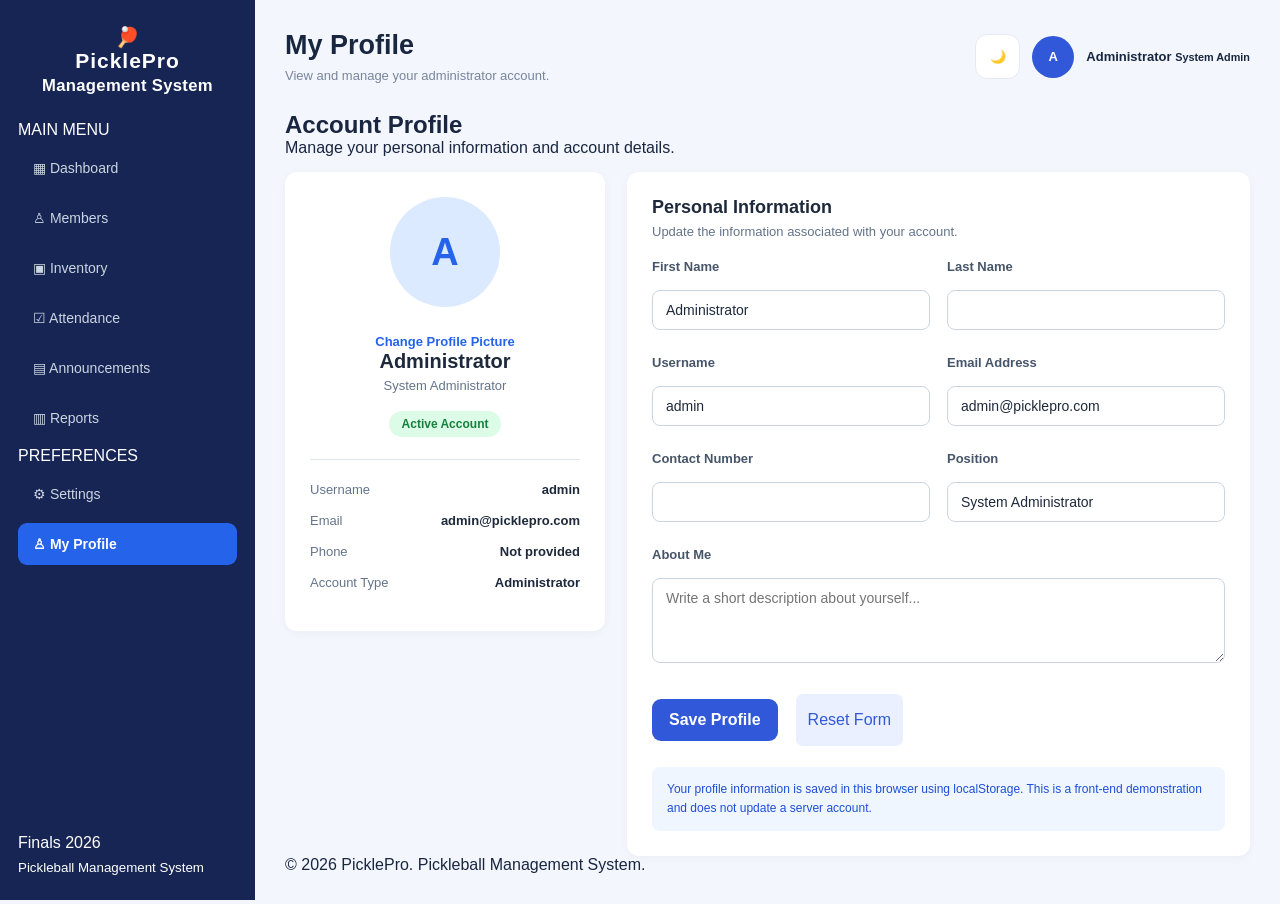
<file: FINALS PICKLEBALL(1)/profile.html>
<!DOCTYPE html>
<html lang="en">
<head>
    <meta charset="UTF-8">
    <meta name="viewport" content="width=device-width, initial-scale=1.0">
    <title>My Profile | PicklePro</title>
    <link rel="stylesheet" href="style.css">

    <style>
        /* PROFILE PAGE STYLES */

        .profile-grid {
            display: grid;
            grid-template-columns: 320px minmax(0, 1fr);
            gap: 22px;
            align-items: start;
        }

        .profile-card,
        .profile-form-card {
            background: #fff;
            border-radius: 12px;
            padding: 25px;
            box-shadow: 0 2px 10px rgba(0,0,0,.04);
        }

        .profile-card {
            text-align: center;
        }

        .profile-avatar {
            width: 110px;
            height: 110px;
            border-radius: 50%;
            background: #dbeafe;
            color: #2563eb;
            display: flex;
            justify-content: center;
            align-items: center;
            font-size: 38px;
            font-weight: 700;
            margin: 0 auto 15px;
            overflow: hidden;
        }

        .profile-avatar img {
            width: 100%;
            height: 100%;
            object-fit: cover;
        }

        .profile-card h2 {
            font-size: 20px;
            color: #1e293b;
            margin-bottom: 5px;
        }

        .profile-role {
            color: #64748b;
            font-size: 13px;
            margin-bottom: 18px;
        }

        .profile-badge {
            display: inline-block;
            background: #dcfce7;
            color: #15803d;
            padding: 6px 13px;
            border-radius: 20px;
            font-size: 12px;
            font-weight: 600;
        }

        .profile-divider {
            border: 0;
            border-top: 1px solid #e2e8f0;
            margin: 22px 0;
        }

        .profile-detail {
            display: flex;
            justify-content: space-between;
            gap: 12px;
            text-align: left;
            margin-bottom: 16px;
            font-size: 13px;
        }

        .profile-detail span:first-child {
            color: #64748b;
        }

        .profile-detail span:last-child {
            color: #1e293b;
            font-weight: 600;
            text-align: right;
            overflow-wrap: anywhere;
        }

        .profile-section-title {
            margin-bottom: 20px;
        }

        .profile-section-title h3 {
            font-size: 18px;
            color: #1e293b;
            margin-bottom: 6px;
        }

        .profile-section-title p {
            color: #64748b;
            font-size: 13px;
        }

        .profile-form-grid {
            display: grid;
            grid-template-columns: repeat(2, minmax(0, 1fr));
            gap: 17px;
        }

        .profile-form-group {
            display: flex;
            flex-direction: column;
            gap: 8px;
        }

        .profile-form-group.full {
            grid-column: 1 / -1;
        }

        .profile-form-group label {
            font-size: 13px;
            font-weight: 600;
            color: #475569;
        }

        .profile-form-group input,
        .profile-form-group textarea {
            width: 100%;
            padding: 11px 13px;
            border: 1px solid #cbd5e1;
            border-radius: 8px;
            font-size: 14px;
            font-family: inherit;
            outline: none;
            background: #fff;
            color: #1e293b;
        }

        .profile-form-group input:focus,
        .profile-form-group textarea:focus {
            border-color: #3b82f6;
            box-shadow: 0 0 0 3px rgba(59,130,246,.10);
        }

        .profile-form-group textarea {
            min-height: 85px;
            resize: vertical;
        }

        .profile-actions {
            display: flex;
            flex-wrap: wrap;
            gap: 10px;
            margin-top: 20px;
        }

        .profile-upload {
            display: inline-block;
            margin-top: 12px;
            color: #2563eb;
            font-size: 13px;
            font-weight: 600;
            cursor: pointer;
        }

        .profile-upload input {
            display: none;
        }

        .profile-note {
            margin-top: 18px;
            padding: 13px 15px;
            background: #eff6ff;
            color: #1d4ed8;
            border-radius: 8px;
            font-size: 12px;
            line-height: 1.6;
        }

        .profile-toast {
            position: fixed;
            right: 25px;
            bottom: 25px;
            background: #2563eb;
            color: white;
            padding: 13px 20px;
            border-radius: 8px;
            display: none;
            z-index: 9999;
            box-shadow: 0 4px 12px rgba(0,0,0,.15);
        }

        .profile-toast.show {
            display: block;
        }

        /* DARK MODE */

        body.dark-mode .profile-card,
        body.dark-mode .profile-form-card {
            background: #1e293b;
        }

        body.dark-mode .profile-card h2,
        body.dark-mode .profile-section-title h3,
        body.dark-mode .profile-detail span:last-child {
            color: #f1f5f9;
        }

        body.dark-mode .profile-role,
        body.dark-mode .profile-section-title p,
        body.dark-mode .profile-detail span:first-child {
            color: #94a3b8;
        }

        body.dark-mode .profile-divider {
            border-color: #334155;
        }

        body.dark-mode .profile-form-group label {
            color: #cbd5e1;
        }

        body.dark-mode .profile-form-group input,
        body.dark-mode .profile-form-group textarea {
            background: #0f172a;
            color: #e2e8f0;
            border-color: #475569;
        }

        body.dark-mode .profile-note {
            background: #172554;
            color: #bfdbfe;
        }

        @media (max-width: 900px) {
            .profile-grid {
                grid-template-columns: 1fr;
            }
        }

        @media (max-width: 600px) {
            .profile-form-grid {
                grid-template-columns: 1fr;
            }

            .profile-form-group.full {
                grid-column: auto;
            }
        }
    </style>
</head>

<body>

<div class="app">

    <!-- SIDEBAR -->
    <aside class="sidebar">

        <div class="logo">
            <div class="logo-icon">🏓</div>
            <div>
                <h2>PicklePro</h2>
                <small>Management System</small>
            </div>
        </div>

        <nav>
            <p class="nav-label">MAIN MENU</p>
            <a href="index.html">▦ Dashboard</a>
            <a href="members.html">♙ Members</a>
            <a href="inventory.html">▣ Inventory</a>
            <a href="attendance.html">☑ Attendance</a>
            <a href="announcements.html">▤ Announcements</a>
            <a href="reports.html">▥ Reports</a>

            <p class="nav-label">PREFERENCES</p>
            <a href="settings.html">⚙ Settings</a>
            <a href="profile.html" class="active">♙ My Profile</a>
        </nav>

        <div class="sidebar-bottom">
            <p>Finals 2026</p>
            <small>Pickleball Management System</small>
        </div>

    </aside>

    <!-- MAIN CONTENT -->
    <main class="main">

        <header class="topbar">
            <div>
                <h2>My Profile</h2>
                <p>View and manage your administrator account.</p>
            </div>

            <div class="admin-info">
                <button class="theme-btn" id="themeToggle" type="button">🌙</button>
                <div class="admin-avatar">A</div>
                <div>
                    <strong>Administrator</strong>
                    <small>System Admin</small>
                </div>
            </div>
        </header>

        <section class="page-content">

            <!-- PAGE HEADING -->
            <div class="page-heading">
                <div>
                    <h1>Account Profile</h1>
                    <p>Manage your personal information and account details.</p>
                </div>
            </div>

            <div class="profile-grid">

                <!-- PROFILE SUMMARY -->
                <section class="profile-card">

                    <div class="profile-avatar" id="profileAvatar">
                        A
                    </div>

                    <label class="profile-upload">
                        Change Profile Picture
                        <input type="file" id="avatarInput" accept="image/*">
                    </label>

                    <h2 id="displayName">Administrator</h2>
                    <p class="profile-role" id="displayRole">System Administrator</p>

                    <span class="profile-badge">Active Account</span>

                    <hr class="profile-divider">

                    <div class="profile-detail">
                        <span>Username</span>
                        <span id="displayUsername">admin</span>
                    </div>

                    <div class="profile-detail">
                        <span>Email</span>
                        <span id="displayEmail">admin@picklepro.com</span>
                    </div>

                    <div class="profile-detail">
                        <span>Phone</span>
                        <span id="displayPhone">Not provided</span>
                    </div>

                    <div class="profile-detail">
                        <span>Account Type</span>
                        <span>Administrator</span>
                    </div>

                </section>

                <!-- EDIT PROFILE -->
                <section class="profile-form-card">

                    <div class="profile-section-title">
                        <h3>Personal Information</h3>
                        <p>Update the information associated with your account.</p>
                    </div>

                    <form id="profileForm">

                        <div class="profile-form-grid">

                            <div class="profile-form-group">
                                <label for="firstName">First Name</label>
                                <input type="text" id="firstName" required>
                            </div>

                            <div class="profile-form-group">
                                <label for="lastName">Last Name</label>
                                <input type="text" id="lastName" required>
                            </div>

                            <div class="profile-form-group">
                                <label for="username">Username</label>
                                <input type="text" id="username" required>
                            </div>

                            <div class="profile-form-group">
                                <label for="email">Email Address</label>
                                <input type="email" id="email" required>
                            </div>

                            <div class="profile-form-group">
                                <label for="phone">Contact Number</label>
                                <input type="text" id="phone">
                            </div>

                            <div class="profile-form-group">
                                <label for="role">Position</label>
                                <input type="text" id="role" value="System Administrator">
                            </div>

                            <div class="profile-form-group full">
                                <label for="bio">About Me</label>
                                <textarea id="bio" placeholder="Write a short description about yourself..."></textarea>
                            </div>

                        </div>

                        <div class="profile-actions">
                            <button type="submit" class="primary-btn">
                                Save Profile
                            </button>

                            <button type="reset" class="secondary-btn" id="resetForm">
                                Reset Form
                            </button>
                        </div>

                    </form>

                    <div class="profile-note">
                        Your profile information is saved in this browser using localStorage.
                        This is a front-end demonstration and does not update a server account.
                    </div>

                </section>

            </div>

        </section>

        <footer class="footer">
            © 2026 PicklePro. Pickleball Management System.
        </footer>

    </main>
</div>

<div class="profile-toast" id="toast"></div>

<script>
    const PROFILE_KEY = "pickleAdminProfile";

    const defaultProfile = {
        firstName: "Administrator",
        lastName: "",
        username: "admin",
        email: "admin@picklepro.com",
        phone: "",
        role: "System Administrator",
        bio: "",
        avatar: ""
    };

    function getProfile() {
        try {
            return {
                ...defaultProfile,
                ...(JSON.parse(localStorage.getItem(PROFILE_KEY)) || {})
            };
        } catch {
            return { ...defaultProfile };
        }
    }

    function showToast(message) {
        const toast = document.getElementById("toast");

        toast.textContent = message;
        toast.classList.add("show");

        setTimeout(() => {
            toast.classList.remove("show");
        }, 2500);
    }

    function getFullName(profile) {
        return `${profile.firstName} ${profile.lastName}`.trim();
    }

    function updateProfileDisplay(profile) {
        const fullName = getFullName(profile) || "Administrator";

        document.getElementById("displayName").textContent = fullName;
        document.getElementById("displayRole").textContent = profile.role || "System Administrator";
        document.getElementById("displayUsername").textContent = profile.username || "Not provided";
        document.getElementById("displayEmail").textContent = profile.email || "Not provided";
        document.getElementById("displayPhone").textContent = profile.phone || "Not provided";

        const avatar = document.getElementById("profileAvatar");

        if (profile.avatar) {
            avatar.innerHTML = "";
            const image = document.createElement("img");
            image.src = profile.avatar;
            image.alt = "Profile picture";
            avatar.appendChild(image);
        } else {
            avatar.textContent = (profile.firstName || "A").charAt(0).toUpperCase();
        }
    }

    function loadProfile() {
        const profile = getProfile();

        document.getElementById("firstName").value = profile.firstName;
        document.getElementById("lastName").value = profile.lastName;
        document.getElementById("username").value = profile.username;
        document.getElementById("email").value = profile.email;
        document.getElementById("phone").value = profile.phone;
        document.getElementById("role").value = profile.role;
        document.getElementById("bio").value = profile.bio;

        updateProfileDisplay(profile);
    }

    // SAVE PROFILE
    document.getElementById("profileForm").addEventListener("submit", function(e) {
        e.preventDefault();

        const currentProfile = getProfile();

        const updatedProfile = {
            ...currentProfile,
            firstName: document.getElementById("firstName").value.trim(),
            lastName: document.getElementById("lastName").value.trim(),
            username: document.getElementById("username").value.trim(),
            email: document.getElementById("email").value.trim(),
            phone: document.getElementById("phone").value.trim(),
            role: document.getElementById("role").value.trim(),
            bio: document.getElementById("bio").value.trim()
        };

        localStorage.setItem(PROFILE_KEY, JSON.stringify(updatedProfile));

        updateProfileDisplay(updatedProfile);
        showToast("Profile updated successfully!");
    });

    // RESET FORM
    document.getElementById("resetForm").addEventListener("click", function() {
        setTimeout(loadProfile, 0);
    });

    // PROFILE PICTURE UPLOAD
    document.getElementById("avatarInput").addEventListener("change", function(e) {
        const file = e.target.files[0];

        if (!file) return;

        if (!file.type.startsWith("image/")) {
            alert("Please select a valid image file.");
            return;
        }

        if (file.size > 2 * 1024 * 1024) {
            alert("Please choose an image smaller than 2 MB.");
            return;
        }

        const reader = new FileReader();

        reader.onload = function(event) {
            const profile = getProfile();
            profile.avatar = event.target.result;

            localStorage.setItem(PROFILE_KEY, JSON.stringify(profile));

            updateProfileDisplay(profile);
            showToast("Profile picture updated!");
        };

        reader.readAsDataURL(file);
    });

    // DARK MODE
    function loadTheme() {
        const isDark = localStorage.getItem("pickleTheme") === "dark";

        document.body.classList.toggle("dark-mode", isDark);
        document.getElementById("themeToggle").textContent = isDark ? "☀️" : "🌙";
    }

    document.getElementById("themeToggle").addEventListener("click", function() {
        const isDark = !document.body.classList.contains("dark-mode");

        document.body.classList.toggle("dark-mode", isDark);

        this.textContent = isDark ? "☀️" : "🌙";

        localStorage.setItem("pickleTheme", isDark ? "dark" : "light");
    });

    // INITIALIZE
    loadProfile();
    loadTheme();
</script>

</body>
</html>
</file>
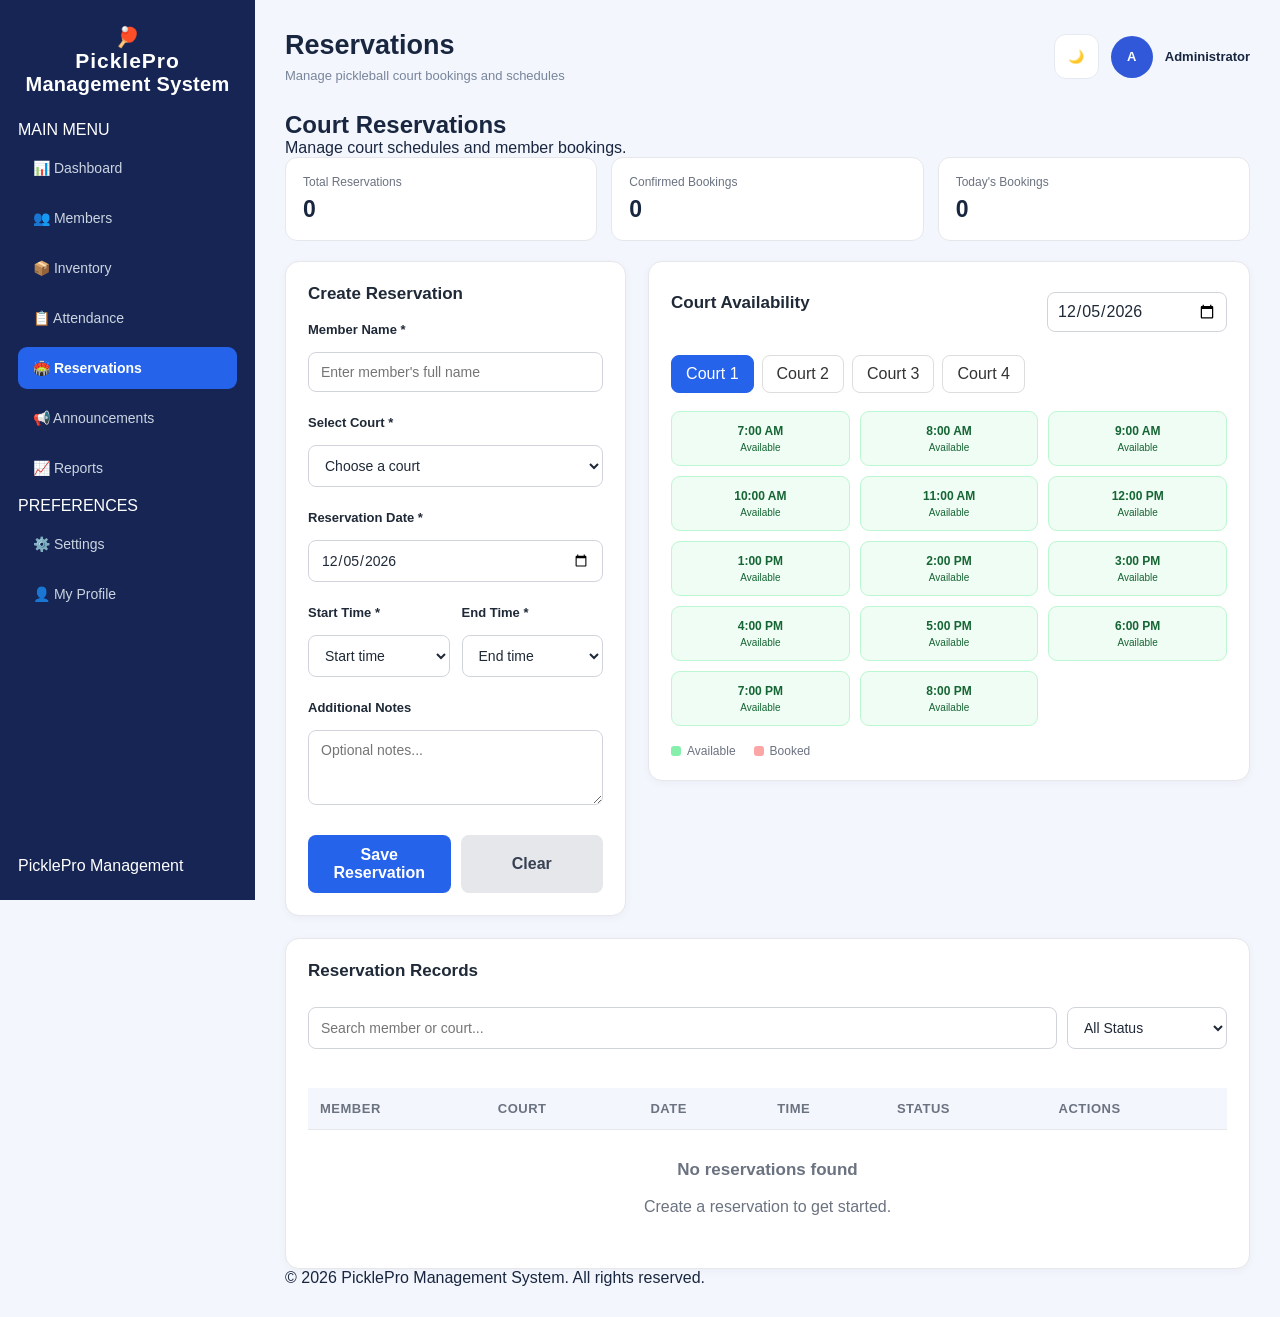
<file: FINALS PICKLEBALL(1)/reservations.html>
<!DOCTYPE html>
<html lang="en">
<head>
<meta charset="UTF-8">
<meta name="viewport" content="width=device-width, initial-scale=1.0">
<title>Court Reservations | PicklePro</title>
<link rel="stylesheet" href="style.css">

<style>
/* RESERVATIONS PAGE */
.reservation-layout {
    display: grid;
    grid-template-columns: minmax(280px, 0.85fr) minmax(0, 1.5fr);
    gap: 22px;
    align-items: start;
}

.reservation-card, .availability-card, .reservation-list-card {
    background: var(--card-bg, #fff);
    border: 1px solid var(--border-color, #e5e7eb);
    border-radius: 14px;
    padding: 22px;
    box-shadow: 0 2px 8px rgba(0,0,0,.04);
    color: var(--text-color, #1f2937);
}

.reservation-card h3, .availability-card h3,
.reservation-list-card h3 {
    margin: 0 0 18px;
    font-size: 17px;
}

.form-group { margin-bottom: 15px; }

.form-group label {
    display: block;
    margin-bottom: 7px;
    font-size: 13px;
    font-weight: 600;
}

.form-group input, .form-group select, .form-group textarea,
.filter-control {
    width: 100%;
    padding: 11px 12px;
    border: 1px solid var(--border-color, #d1d5db);
    border-radius: 8px;
    background: var(--input-bg, #fff);
    color: var(--text-color, #1f2937);
    font: inherit;
    font-size: 14px;
    box-sizing: border-box;
}

.form-group textarea { resize: vertical; min-height: 75px; }

.form-row {
    display: grid;
    grid-template-columns: 1fr 1fr;
    gap: 12px;
}

.reservation-actions {
    display: flex;
    gap: 10px;
    margin-top: 18px;
}

.reservation-actions button {
    flex: 1;
    padding: 11px;
    border: none;
    border-radius: 8px;
    cursor: pointer;
    font-weight: 600;
}

.save-btn { background: #2563eb; color: white; }
.reset-btn { background: #e5e7eb; color: #374151; }

.availability-header {
    display: flex;
    justify-content: space-between;
    align-items: center;
    flex-wrap: wrap;
    gap: 12px;
    margin-bottom: 15px;
}

.availability-header input {
    max-width: 180px;
    padding: 9px;
    border: 1px solid var(--border-color, #d1d5db);
    border-radius: 8px;
    background: var(--input-bg, #fff);
    color: var(--text-color, #1f2937);
}

.court-tabs {
    display: flex;
    gap: 8px;
    flex-wrap: wrap;
    margin-bottom: 18px;
}

.court-tab {
    padding: 9px 14px;
    border: 1px solid var(--border-color, #ddd);
    background: transparent;
    color: var(--text-color, #333);
    border-radius: 8px;
    cursor: pointer;
}

.court-tab.active {
    background: #2563eb;
    color: white;
    border-color: #2563eb;
}

.slot-grid {
    display: grid;
    grid-template-columns: repeat(3, minmax(0, 1fr));
    gap: 10px;
}

.slot {
    padding: 12px 8px;
    border-radius: 9px;
    text-align: center;
    border: 1px solid #bbf7d0;
    background: #f0fdf4;
    color: #166534;
    font-size: 12px;
    font-weight: 600;
}

.slot.booked {
    background: #fee2e2;
    color: #991b1b;
    border-color: #fecaca;
}

.slot.selected {
    background: #dbeafe;
    color: #1d4ed8;
    border-color: #60a5fa;
}

.slot small {
    display: block;
    margin-top: 4px;
    font-weight: 400;
}

.availability-legend {
    display: flex;
    gap: 18px;
    flex-wrap: wrap;
    margin-top: 18px;
    font-size: 12px;
    color: var(--muted-text, #6b7280);
}

.legend-item { display: flex; align-items: center; gap: 6px; }
.legend-dot { width: 10px; height: 10px; border-radius: 3px; }
.available-dot { background: #86efac; }
.booked-dot { background: #fca5a5; }

.reservation-list-card { margin-top: 22px; }

.list-toolbar {
    display: flex;
    gap: 10px;
    flex-wrap: wrap;
    margin-bottom: 16px;
}

.list-toolbar input { flex: 1; min-width: 180px; }
.list-toolbar select { width: 160px; }

.reservation-table-wrap { overflow-x: auto; }

.reservation-table {
    width: 100%;
    border-collapse: collapse;
    min-width: 700px;
}

.reservation-table th, .reservation-table td {
    padding: 13px 12px;
    text-align: left;
    border-bottom: 1px solid var(--border-color, #e5e7eb);
    font-size: 13px;
}

.reservation-table th {
    color: var(--muted-text, #6b7280);
    font-weight: 600;
}

.status-badge {
    display: inline-block;
    padding: 5px 9px;
    border-radius: 20px;
    font-size: 11px;
    font-weight: 600;
}

.status-confirmed { background: #dcfce7; color: #166534; }
.status-cancelled { background: #fee2e2; color: #991b1b; }

.action-buttons { display: flex; gap: 6px; }

.action-btn {
    padding: 6px 9px;
    border: none;
    border-radius: 6px;
    cursor: pointer;
    font-size: 12px;
}

.edit-btn { background: #dbeafe; color: #1d4ed8; }
.cancel-btn { background: #fef3c7; color: #92400e; }
.delete-btn { background: #fee2e2; color: #991b1b; }

.empty-state {
    text-align: center;
    padding: 30px 15px;
    color: var(--muted-text, #6b7280);
}

.reservation-stats {
    display: grid;
    grid-template-columns: repeat(3, 1fr);
    gap: 14px;
    margin-bottom: 20px;
}

.reservation-stat {
    background: var(--card-bg, #fff);
    border: 1px solid var(--border-color, #e5e7eb);
    border-radius: 12px;
    padding: 17px;
}

.reservation-stat span {
    display: block;
    font-size: 12px;
    color: var(--muted-text, #6b7280);
    margin-bottom: 7px;
}

.reservation-stat strong { font-size: 23px; }

.form-message {
    display: none;
    padding: 11px;
    border-radius: 8px;
    font-size: 13px;
    margin-bottom: 14px;
}

.form-message.error { display: block; background: #fee2e2; color: #991b1b; }
.form-message.success { display: block; background: #dcfce7; color: #166534; }

@media(max-width: 950px) {
    .reservation-layout { grid-template-columns: 1fr; }
}

@media(max-width: 600px) {
    .reservation-stats { grid-template-columns: 1fr; }
    .slot-grid { grid-template-columns: repeat(2, 1fr); }
    .form-row { grid-template-columns: 1fr; }
}
</style>
</head>

<body>

<div class="app">

    <!-- SIDEBAR -->
    <aside class="sidebar">
        <div class="logo">
            <div class="logo-icon">🏓</div>
            <div>
                <h2>PicklePro</h2>
                <span>Management System</span>
            </div>
        </div>

        <nav>
            <p class="nav-label">MAIN MENU</p>
            <a href="index.html">📊 Dashboard</a>
            <a href="members.html">👥 Members</a>
            <a href="inventory.html">📦 Inventory</a>
            <a href="attendance.html">📋 Attendance</a>
            <a href="reservations.html" class="active">🏟️ Reservations</a>
            <a href="announcements.html">📢 Announcements</a>
            <a href="reports.html">📈 Reports</a>

            <p class="nav-label">PREFERENCES</p>
            <a href="settings.html">⚙️ Settings</a>
            <a href="profile.html">👤 My Profile</a>
        </nav>

        <div class="sidebar-bottom">
            <span>PicklePro Management</span>
        </div>
    </aside>

    <!-- MAIN CONTENT -->
    <main class="main">

        <header class="topbar">
            <div>
                <h2>Reservations</h2>
                <p>Manage pickleball court bookings and schedules</p>
            </div>

            <div class="admin-info">
                <button class="theme-btn" id="themeToggle" type="button">🌙</button>
                <div class="admin-avatar">A</div>
                <span>Administrator</span>
            </div>
        </header>

        <section class="page-content">

            <div class="page-heading">
                <div>
                    <h1>Court Reservations</h1>
                    <p>Manage court schedules and member bookings.</p>
                </div>
            </div>

            <!-- STATISTICS -->
            <div class="reservation-stats">
                <div class="reservation-stat">
                    <span>Total Reservations</span>
                    <strong id="totalReservations">0</strong>
                </div>
                <div class="reservation-stat">
                    <span>Confirmed Bookings</span>
                    <strong id="confirmedReservations">0</strong>
                </div>
                <div class="reservation-stat">
                    <span>Today's Bookings</span>
                    <strong id="todayReservations">0</strong>
                </div>
            </div>

            <div class="reservation-layout">

                <!-- BOOKING FORM -->
                <section class="reservation-card">
                    <h3 id="formTitle">Create Reservation</h3>

                    <div id="formMessage" class="form-message"></div>

                    <form id="reservationForm">

                        <input type="hidden" id="reservationId">

                        <div class="form-group">
                            <label for="memberName">Member Name *</label>
                            <input type="text" id="memberName"
                                   placeholder="Enter member's full name" required>
                        </div>

                        <div class="form-group">
                            <label for="court">Select Court *</label>
                            <select id="court" required>
                                <option value="">Choose a court</option>
                                <option value="Court 1">Court 1</option>
                                <option value="Court 2">Court 2</option>
                                <option value="Court 3">Court 3</option>
                                <option value="Court 4">Court 4</option>
                            </select>
                        </div>

                        <div class="form-group">
                            <label for="bookingDate">Reservation Date *</label>
                            <input type="date" id="bookingDate" required>
                        </div>

                        <div class="form-row">
                            <div class="form-group">
                                <label for="startTime">Start Time *</label>
                                <select id="startTime" required>
                                    <option value="">Start time</option>
                                </select>
                            </div>

                            <div class="form-group">
                                <label for="endTime">End Time *</label>
                                <select id="endTime" required>
                                    <option value="">End time</option>
                                </select>
                            </div>
                        </div>

                        <div class="form-group">
                            <label for="notes">Additional Notes</label>
                            <textarea id="notes"
                                      placeholder="Optional notes..."></textarea>
                        </div>

                        <div class="reservation-actions">
                            <button type="submit" class="save-btn" id="saveButton">
                                Save Reservation
                            </button>
                            <button type="button" class="reset-btn" id="resetButton">
                                Clear
                            </button>
                        </div>

                    </form>
                </section>

                <!-- COURT AVAILABILITY -->
                <section class="availability-card">

                    <div class="availability-header">
                        <h3>Court Availability</h3>
                        <input type="date" id="availabilityDate">
                    </div>

                    <div class="court-tabs" id="courtTabs">
                        <button class="court-tab active" data-court="Court 1">Court 1</button>
                        <button class="court-tab" data-court="Court 2">Court 2</button>
                        <button class="court-tab" data-court="Court 3">Court 3</button>
                        <button class="court-tab" data-court="Court 4">Court 4</button>
                    </div>

                    <div id="availabilitySlots" class="slot-grid"></div>

                    <div class="availability-legend">
                        <div class="legend-item">
                            <span class="legend-dot available-dot"></span>
                            Available
                        </div>
                        <div class="legend-item">
                            <span class="legend-dot booked-dot"></span>
                            Booked
                        </div>
                    </div>

                </section>

            </div>

            <!-- RESERVATION LIST -->
            <section class="reservation-list-card">

                <h3>Reservation Records</h3>

                <div class="list-toolbar">
                    <input type="text" id="searchReservations"
                           class="filter-control"
                           placeholder="Search member or court...">

                    <select id="statusFilter" class="filter-control">
                        <option value="all">All Status</option>
                        <option value="Confirmed">Confirmed</option>
                        <option value="Cancelled">Cancelled</option>
                    </select>
                </div>

                <div class="reservation-table-wrap">
                    <table class="reservation-table">
                        <thead>
                            <tr>
                                <th>Member</th>
                                <th>Court</th>
                                <th>Date</th>
                                <th>Time</th>
                                <th>Status</th>
                                <th>Actions</th>
                            </tr>
                        </thead>
                        <tbody id="reservationTableBody"></tbody>
                    </table>
                </div>

                <div id="emptyState" class="empty-state" style="display:none;">
                    <h3>No reservations found</h3>
                    <p>Create a reservation to get started.</p>
                </div>

            </section>

            <footer class="footer">
                © 2026 PicklePro Management System. All rights reserved.
            </footer>

        </section>
    </main>
</div>

<script>
const STORAGE_KEY = "pickleReservations";
const THEME_KEY = "pickleTheme";

const courts = ["Court 1", "Court 2", "Court 3", "Court 4"];

// Operating hours: 7:00 AM to 9:00 PM
const startTimes = [];
for (let hour = 7; hour < 21; hour++) {
    startTimes.push(hour);
}

let reservations = JSON.parse(localStorage.getItem(STORAGE_KEY) || "[]");
let selectedAvailabilityCourt = "Court 1";

const form = document.getElementById("reservationForm");
const memberName = document.getElementById("memberName");
const courtInput = document.getElementById("court");
const bookingDate = document.getElementById("bookingDate");
const startTime = document.getElementById("startTime");
const endTime = document.getElementById("endTime");
const notes = document.getElementById("notes");
const reservationId = document.getElementById("reservationId");
const formMessage = document.getElementById("formMessage");

function localDateString(date = new Date()) {
    const year = date.getFullYear();
    const month = String(date.getMonth() + 1).padStart(2, "0");
    const day = String(date.getDate()).padStart(2, "0");
    return `${year}-${month}-${day}`;
}

const today = localDateString();

bookingDate.min = today;
document.getElementById("availabilityDate").min = today;
bookingDate.value = today;
document.getElementById("availabilityDate").value = today;

function saveReservations() {
    localStorage.setItem(STORAGE_KEY, JSON.stringify(reservations));
}

function formatTime(hour) {
    const suffix = hour >= 12 ? "PM" : "AM";
    const displayHour = hour % 12 || 12;
    return `${displayHour}:00 ${suffix}`;
}

function formatDate(dateString) {
    if (!dateString) return "";
    const [year, month, day] = dateString.split("-").map(Number);
    return new Date(year, month - 1, day).toLocaleDateString("en-US", {
        month: "short",
        day: "numeric",
        year: "numeric"
    });
}

function populateTimeOptions() {
    startTime.innerHTML = '<option value="">Start time</option>';
    endTime.innerHTML = '<option value="">End time</option>';

    startTimes.forEach(hour => {
        const option = document.createElement("option");
        option.value = hour;
        option.textContent = formatTime(hour);
        startTime.appendChild(option);
    });

    for (let hour = 8; hour <= 21; hour++) {
        const option = document.createElement("option");
        option.value = hour;
        option.textContent = formatTime(hour);
        endTime.appendChild(option);
    }
}

populateTimeOptions();

function showMessage(message, type) {
    formMessage.textContent = message;
    formMessage.className = "form-message " + type;

    setTimeout(() => {
        formMessage.className = "form-message";
    }, 4000);
}

function isOverlapping(newBooking, ignoredId = null) {
    return reservations.some(existing => {
        if (existing.id === ignoredId) return false;
        if (existing.status !== "Confirmed") return false;

        if (
            existing.court !== newBooking.court ||
            existing.date !== newBooking.date
        ) {
            return false;
        }

        return (
            Number(newBooking.startTime) < Number(existing.endTime) &&
            Number(newBooking.endTime) > Number(existing.startTime)
        );
    });
}

function resetForm() {
    form.reset();
    reservationId.value = "";
    bookingDate.value = today;
    document.getElementById("formTitle").textContent = "Create Reservation";
    document.getElementById("saveButton").textContent = "Save Reservation";
    formMessage.className = "form-message";
}

document.getElementById("resetButton").addEventListener("click", resetForm);

form.addEventListener("submit", function(event) {
    event.preventDefault();

    const member = memberName.value.trim();
    const court = courtInput.value;
    const date = bookingDate.value;
    const start = Number(startTime.value);
    const end = Number(endTime.value);
    const editId = reservationId.value;

    if (!member || !court || !date || !startTime.value || !endTime.value) {
        showMessage("Please complete all required fields.", "error");
        return;
    }

    if (date < today) {
        showMessage("You cannot create a reservation for a past date.", "error");
        return;
    }

    if (end <= start) {
        showMessage("End time must be later than start time.", "error");
        return;
    }

    const booking = {
        id: editId || String(Date.now()),
        member,
        court,
        date,
        startTime: start,
        endTime: end,
        notes: notes.value.trim(),
        status: "Confirmed"
    };

    if (isOverlapping(booking, editId || null)) {
        showMessage("This court is already booked during that time.", "error");
        return;
    }

    if (editId) {
        const index = reservations.findIndex(item => item.id === editId);

        if (index !== -1) {
            reservations[index] = booking;
        }

        showMessage("Reservation updated successfully.", "success");
    } else {
        reservations.push(booking);
        showMessage("Reservation created successfully.", "success");
    }

    saveReservations();
    renderAll();
    resetForm();
});

function renderStats() {
    const confirmed = reservations.filter(item => item.status === "Confirmed");

    document.getElementById("totalReservations").textContent =
        reservations.length;

    document.getElementById("confirmedReservations").textContent =
        confirmed.length;

    document.getElementById("todayReservations").textContent =
        confirmed.filter(item => item.date === today).length;
}

function renderReservations() {
    const tbody = document.getElementById("reservationTableBody");
    const search = document.getElementById("searchReservations")
        .value.toLowerCase().trim();

    const status = document.getElementById("statusFilter").value;

    const filtered = reservations
        .filter(item => {
            const matchesSearch =
                item.member.toLowerCase().includes(search) ||
                item.court.toLowerCase().includes(search);

            const matchesStatus =
                status === "all" || item.status === status;

            return matchesSearch && matchesStatus;
        })
        .sort((a, b) =>
            a.date.localeCompare(b.date) ||
            Number(a.startTime) - Number(b.startTime)
        );

    tbody.innerHTML = "";

    document.getElementById("emptyState").style.display =
        filtered.length ? "none" : "block";

    filtered.forEach(item => {
        const row = document.createElement("tr");

        const statusClass = item.status === "Confirmed"
            ? "status-confirmed"
            : "status-cancelled";

        row.innerHTML = `
            <td>${escapeHTML(item.member)}</td>
            <td>${escapeHTML(item.court)}</td>
            <td>${formatDate(item.date)}</td>
            <td>${formatTime(Number(item.startTime))} - ${formatTime(Number(item.endTime))}</td>
            <td><span class="status-badge ${statusClass}">${item.status}</span></td>
            <td>
                <div class="action-buttons">
                    ${item.status === "Confirmed" ? `
                        <button class="action-btn edit-btn" data-action="edit" data-id="${item.id}">Edit</button>
                        <button class="action-btn cancel-btn" data-action="cancel" data-id="${item.id}">Cancel</button>
                    ` : ""}
                    <button class="action-btn delete-btn" data-action="delete" data-id="${item.id}">Delete</button>
                </div>
            </td>
        `;

        tbody.appendChild(row);
    });
}

function escapeHTML(value) {
    return String(value).replace(/[&<>"']/g, character => ({
        "&": "&amp;",
        "<": "&lt;",
        ">": "&gt;",
        '"': "&quot;",
        "'": "&#039;"
    })[character]);
}

document.getElementById("reservationTableBody").addEventListener("click", function(event) {
    const button = event.target.closest("button[data-action]");
    if (!button) return;

    const id = button.dataset.id;
    const action = button.dataset.action;
    const booking = reservations.find(item => item.id === id);

    if (!booking) return;

    if (action === "edit") {
        memberName.value = booking.member;
        courtInput.value = booking.court;
        bookingDate.value = booking.date;
        startTime.value = booking.startTime;
        endTime.value = booking.endTime;
        notes.value = booking.notes || "";
        reservationId.value = booking.id;

        document.getElementById("formTitle").textContent = "Edit Reservation";
        document.getElementById("saveButton").textContent = "Update Reservation";

        window.scrollTo({ top: 0, behavior: "smooth" });
    }

    if (action === "cancel") {
        if (confirm("Are you sure you want to cancel this reservation?")) {
            booking.status = "Cancelled";
            saveReservations();
            renderAll();
        }
    }

    if (action === "delete") {
        if (confirm("Permanently delete this reservation?")) {
            reservations = reservations.filter(item => item.id !== id);
            saveReservations();
            renderAll();
        }
    }
});

function renderAvailability() {
    const date = document.getElementById("availabilityDate").value;
    const container = document.getElementById("availabilitySlots");

    container.innerHTML = "";

    startTimes.forEach(hour => {
        const nextHour = hour + 1;

        const isBooked = reservations.some(item =>
            item.status === "Confirmed" &&
            item.court === selectedAvailabilityCourt &&
            item.date === date &&
            Number(item.startTime) < nextHour &&
            Number(item.endTime) > hour
        );

        const slot = document.createElement("div");
        slot.className = "slot" + (isBooked ? " booked" : "");

        slot.innerHTML = `
            ${formatTime(hour)}
            <small>${isBooked ? "Booked" : "Available"}</small>
        `;

        container.appendChild(slot);
    });
}

document.getElementById("courtTabs").addEventListener("click", function(event) {
    const button = event.target.closest(".court-tab");
    if (!button) return;

    selectedAvailabilityCourt = button.dataset.court;

    document.querySelectorAll(".court-tab").forEach(tab => {
        tab.classList.toggle("active", tab === button);
    });

    renderAvailability();
});

document.getElementById("availabilityDate").addEventListener("change", renderAvailability);

document.getElementById("searchReservations").addEventListener("input", renderReservations);
document.getElementById("statusFilter").addEventListener("change", renderReservations);

bookingDate.addEventListener("change", function() {
    document.getElementById("availabilityDate").value = bookingDate.value;
    renderAvailability();
});

// Clicking a time slot fills the booking form.
document.getElementById("availabilitySlots").addEventListener("click", function(event) {
    const slot = event.target.closest(".slot");
    if (!slot || slot.classList.contains("booked")) return;

    const index = Array.from(this.children).indexOf(slot);
    const hour = startTimes[index];

    courtInput.value = selectedAvailabilityCourt;
    bookingDate.value = document.getElementById("availabilityDate").value;
    startTime.value = hour;
    endTime.value = hour + 1;

    memberName.focus();
});

// DARK MODE
function applyTheme() {
    const theme = localStorage.getItem(THEME_KEY) || "light";
    document.body.classList.toggle("dark-mode", theme === "dark");

    const button = document.getElementById("themeToggle");
    if (button) {
        button.textContent = theme === "dark" ? "☀️" : "🌙";
    }
}

document.getElementById("themeToggle").addEventListener("click", function() {
    const isDark = document.body.classList.contains("dark-mode");
    localStorage.setItem(THEME_KEY, isDark ? "light" : "dark");
    applyTheme();
});

function renderAll() {
    renderStats();
    renderReservations();
    renderAvailability();
}

applyTheme();
renderAll();
</script>

</body>
</html>
</file>
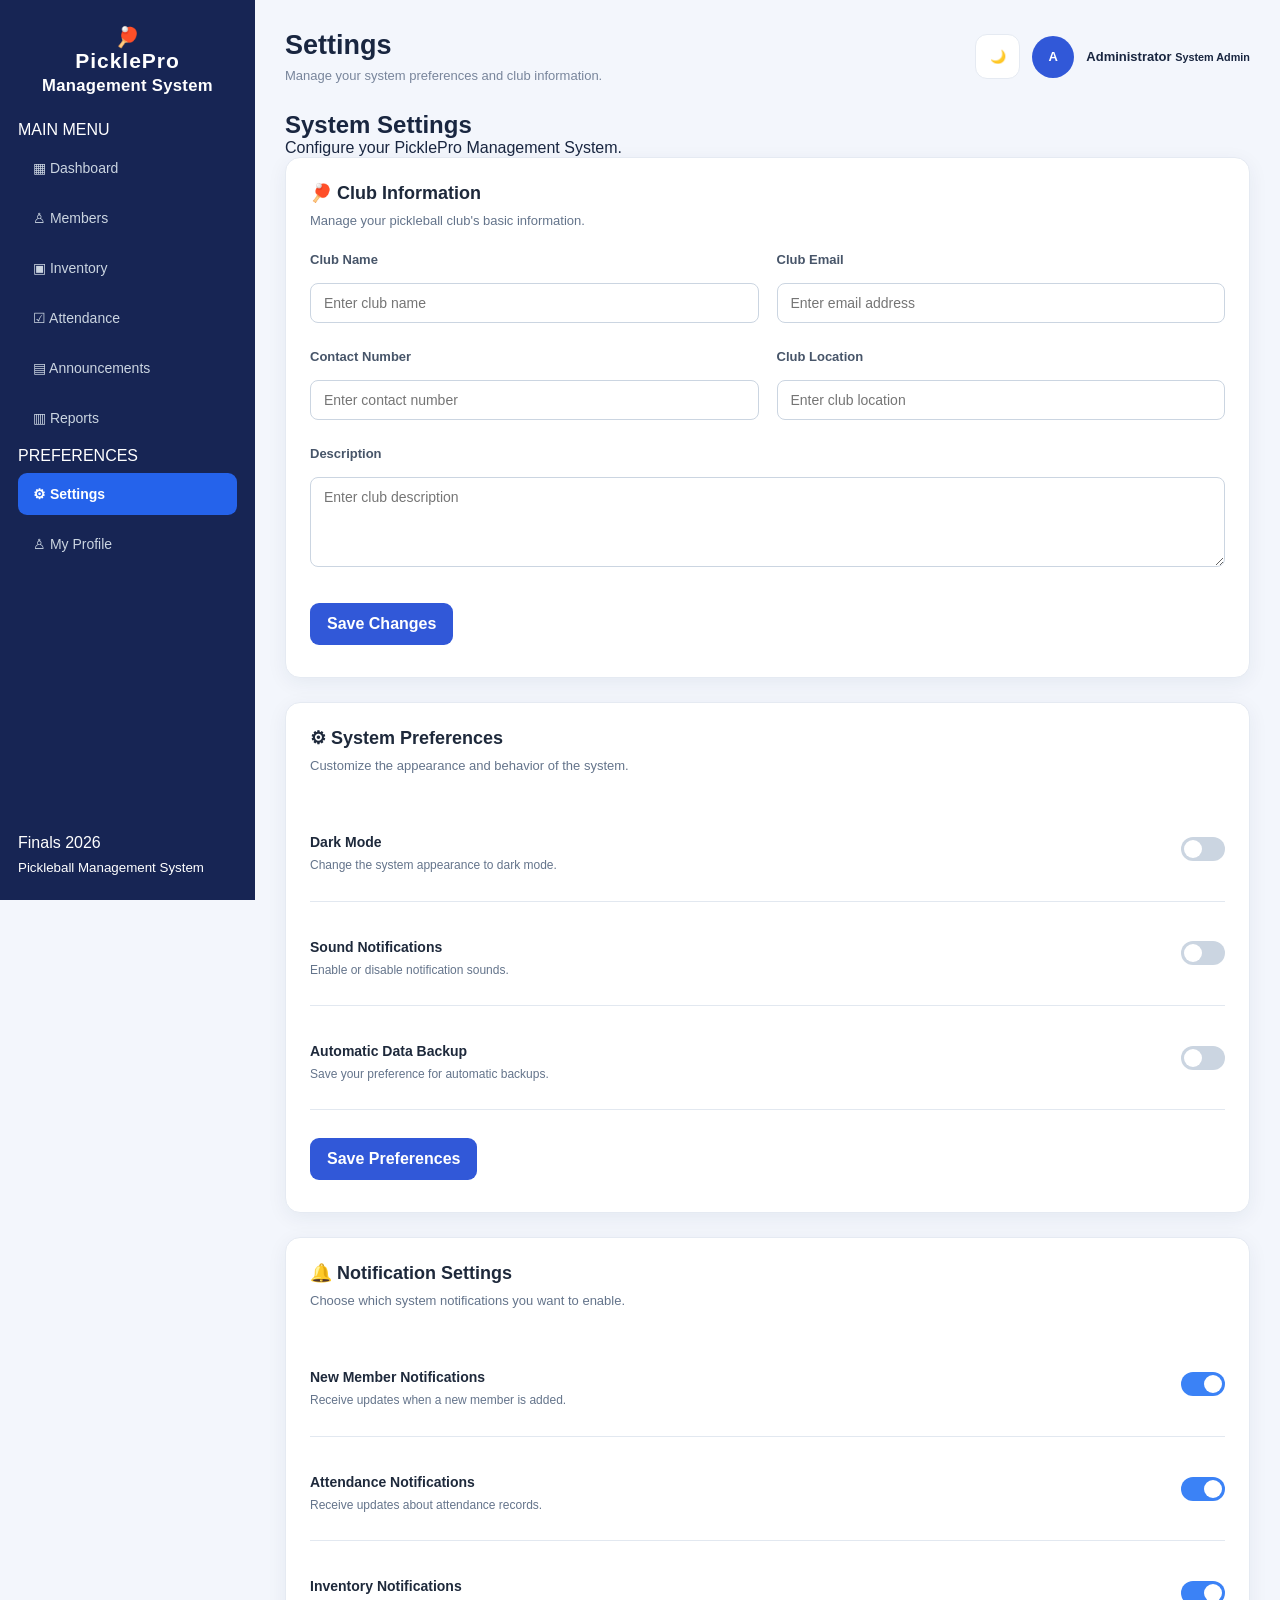
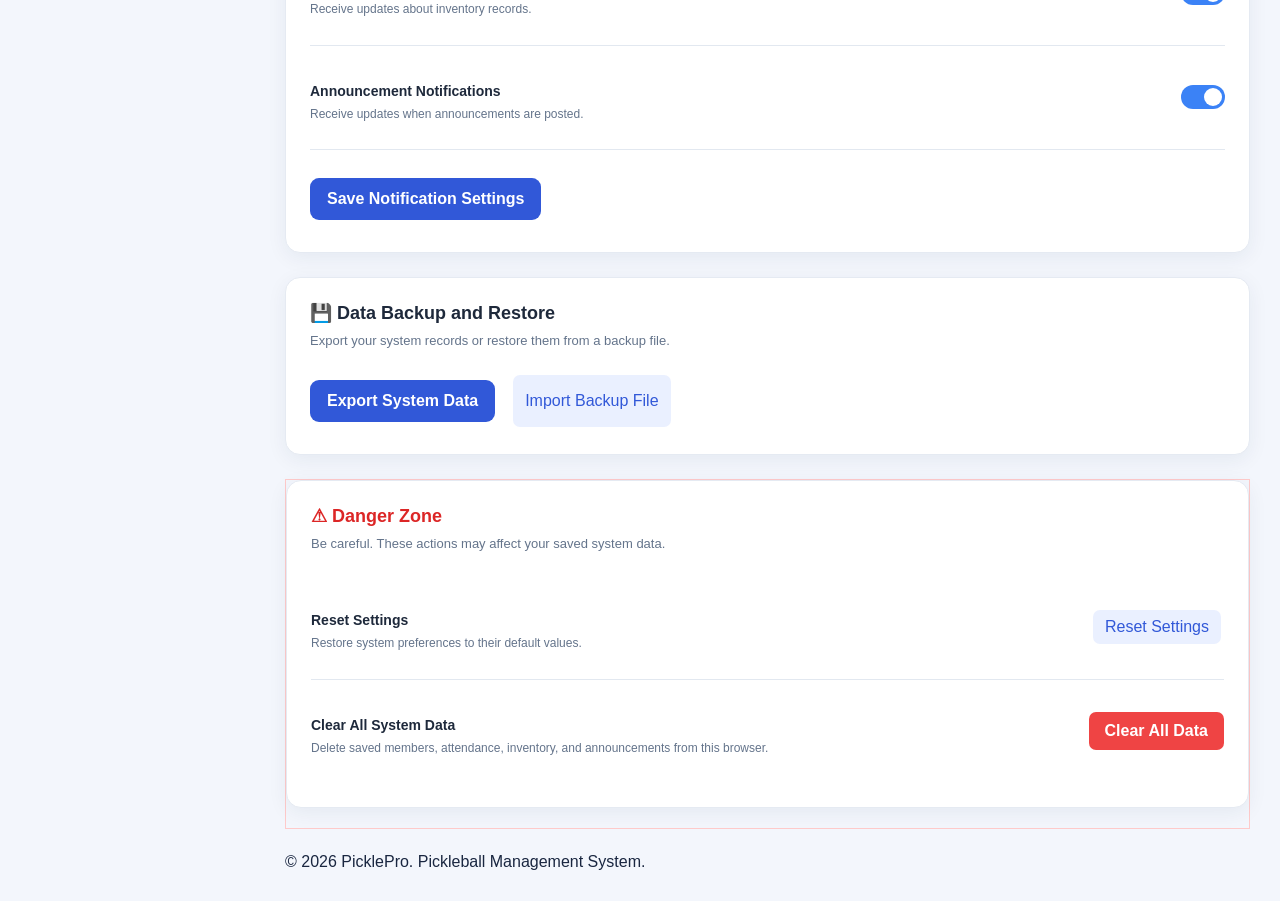
<file: FINALS PICKLEBALL(1)/settings.html>
<!DOCTYPE html>
<html lang="en">
<head>
    <meta charset="UTF-8">
    <meta name="viewport" content="width=device-width, initial-scale=1.0">
    <title>Settings | PicklePro</title>
    <link rel="stylesheet" href="style.css">

    <style>
        /* SETTINGS PAGE ONLY */

        .settings-section {
            margin-bottom: 24px;
        }

        .settings-section .content-card {
            padding: 24px;
        }

        .settings-section-heading {
            margin-bottom: 20px;
        }

        .settings-section-heading h3 {
            font-size: 18px;
            color: #1e293b;
            margin-bottom: 6px;
        }

        .settings-section-heading p {
            color: #64748b;
            font-size: 13px;
        }

        .settings-form-grid {
            display: grid;
            grid-template-columns: repeat(2, minmax(0, 1fr));
            gap: 18px;
        }

        .settings-form-group {
            display: flex;
            flex-direction: column;
            gap: 8px;
        }

        .settings-form-group.full {
            grid-column: 1 / -1;
        }

        .settings-form-group label {
            font-size: 13px;
            font-weight: 600;
            color: #475569;
        }

        .settings-form-group input,
        .settings-form-group textarea,
        .settings-form-group select {
            width: 100%;
            padding: 11px 13px;
            border: 1px solid #cbd5e1;
            border-radius: 8px;
            font-size: 14px;
            font-family: inherit;
            outline: none;
            background: #fff;
            color: #1e293b;
        }

        .settings-form-group input:focus,
        .settings-form-group textarea:focus,
        .settings-form-group select:focus {
            border-color: #3b82f6;
            box-shadow: 0 0 0 3px rgba(59,130,246,0.10);
        }

        .settings-form-group textarea {
            min-height: 90px;
            resize: vertical;
        }

        .settings-row {
            display: flex;
            justify-content: space-between;
            align-items: center;
            gap: 15px;
            padding: 17px 0;
            border-bottom: 1px solid #e2e8f0;
        }

        .settings-row:last-child {
            border-bottom: none;
        }

        .settings-info h4 {
            font-size: 14px;
            color: #1e293b;
            margin-bottom: 5px;
        }

        .settings-info p {
            font-size: 12px;
            color: #64748b;
        }

        .settings-switch {
            position: relative;
            width: 44px;
            height: 24px;
            flex-shrink: 0;
        }

        .settings-switch input {
            opacity: 0;
            width: 0;
            height: 0;
        }

        .settings-slider {
            position: absolute;
            inset: 0;
            cursor: pointer;
            background: #cbd5e1;
            border-radius: 30px;
            transition: .3s;
        }

        .settings-slider::before {
            content: "";
            position: absolute;
            width: 18px;
            height: 18px;
            left: 3px;
            bottom: 3px;
            background: white;
            border-radius: 50%;
            transition: .3s;
        }

        .settings-switch input:checked + .settings-slider {
            background: #3b82f6;
        }

        .settings-switch input:checked + .settings-slider::before {
            transform: translateX(20px);
        }

        .settings-actions {
            display: flex;
            gap: 10px;
            flex-wrap: wrap;
            margin-top: 20px;
        }

        .settings-actions button {
            cursor: pointer;
        }

        .settings-danger {
            border: 1px solid #fecaca;
        }

        .settings-danger .settings-section-heading h3 {
            color: #dc2626;
        }

        .settings-danger .settings-row {
            align-items: center;
        }

        .settings-danger-btn {
            background: #ef4444;
            color: white;
            border: none;
            padding: 10px 16px;
            border-radius: 7px;
            cursor: pointer;
            font-weight: 600;
        }

        .settings-danger-btn:hover {
            background: #dc2626;
        }

        .settings-toast {
            position: fixed;
            right: 25px;
            bottom: 25px;
            background: #2563eb;
            color: white;
            padding: 13px 20px;
            border-radius: 8px;
            display: none;
            z-index: 9999;
            box-shadow: 0 4px 12px rgba(0,0,0,.15);
        }

        .settings-toast.show {
            display: block;
        }

        /* DARK MODE */

        body.dark-mode .settings-section-heading h3,
        body.dark-mode .settings-info h4 {
            color: #f1f5f9;
        }

        body.dark-mode .settings-section-heading p,
        body.dark-mode .settings-info p {
            color: #94a3b8;
        }

        body.dark-mode .settings-row {
            border-color: #334155;
        }

        body.dark-mode .settings-form-group label {
            color: #cbd5e1;
        }

        body.dark-mode .settings-form-group input,
        body.dark-mode .settings-form-group textarea,
        body.dark-mode .settings-form-group select {
            background: #1e293b;
            color: #e2e8f0;
            border-color: #475569;
        }

        body.dark-mode .settings-danger {
            border-color: #7f1d1d;
        }

        @media (max-width: 700px) {
            .settings-form-grid {
                grid-template-columns: 1fr;
            }

            .settings-form-group.full {
                grid-column: auto;
            }

            .settings-row {
                align-items: flex-start;
            }
        }
    </style>
</head>

<body>

<div class="app">

    <!-- SIDEBAR -->
    <aside class="sidebar">

        <div class="logo">
            <div class="logo-icon">🏓</div>
            <div>
                <h2>PicklePro</h2>
                <small>Management System</small>
            </div>
        </div>

        <nav>
            <p class="nav-label">MAIN MENU</p>
            <a href="index.html">▦ Dashboard</a>
            <a href="members.html">♙ Members</a>
            <a href="inventory.html">▣ Inventory</a>
            <a href="attendance.html">☑ Attendance</a>
            <a href="announcements.html">▤ Announcements</a>
            <a href="reports.html">▥ Reports</a>

            <p class="nav-label">PREFERENCES</p>
            <a href="settings.html" class="active">⚙ Settings</a>
            <a href="profile.html">♙ My Profile</a>
        </nav>

        <div class="sidebar-bottom">
            <p>Finals 2026</p>
            <small>Pickleball Management System</small>
        </div>

    </aside>

    <!-- MAIN CONTENT -->
    <main class="main">

        <header class="topbar">
            <div>
                <h2>Settings</h2>
                <p>Manage your system preferences and club information.</p>
            </div>

            <div class="admin-info">
                <button class="theme-btn" id="themeToggle" type="button">🌙</button>

                <div class="admin-avatar">A</div>

                <div>
                    <strong>Administrator</strong>
                    <small>System Admin</small>
                </div>
            </div>
        </header>

        <section class="page-content">

            <!-- PAGE HEADING -->
            <div class="page-heading">
                <div>
                    <h1>System Settings</h1>
                    <p>Configure your PicklePro Management System.</p>
                </div>
            </div>

            <!-- CLUB INFORMATION -->
            <section class="settings-section">
                <div class="content-card">

                    <div class="settings-section-heading">
                        <h3>🏓 Club Information</h3>
                        <p>Manage your pickleball club's basic information.</p>
                    </div>

                    <form id="clubForm">
                        <div class="settings-form-grid">

                            <div class="settings-form-group">
                                <label for="clubName">Club Name</label>
                                <input type="text" id="clubName" placeholder="Enter club name">
                            </div>

                            <div class="settings-form-group">
                                <label for="clubEmail">Club Email</label>
                                <input type="email" id="clubEmail" placeholder="Enter email address">
                            </div>

                            <div class="settings-form-group">
                                <label for="clubPhone">Contact Number</label>
                                <input type="text" id="clubPhone" placeholder="Enter contact number">
                            </div>

                            <div class="settings-form-group">
                                <label for="clubLocation">Club Location</label>
                                <input type="text" id="clubLocation" placeholder="Enter club location">
                            </div>

                            <div class="settings-form-group full">
                                <label for="clubDescription">Description</label>
                                <textarea id="clubDescription" placeholder="Enter club description"></textarea>
                            </div>

                        </div>

                        <div class="settings-actions">
                            <button type="submit" class="primary-btn">
                                Save Changes
                            </button>
                        </div>
                    </form>

                </div>
            </section>

            <!-- SYSTEM PREFERENCES -->
            <section class="settings-section">
                <div class="content-card">

                    <div class="settings-section-heading">
                        <h3>⚙ System Preferences</h3>
                        <p>Customize the appearance and behavior of the system.</p>
                    </div>

                    <div class="settings-row">
                        <div class="settings-info">
                            <h4>Dark Mode</h4>
                            <p>Change the system appearance to dark mode.</p>
                        </div>

                        <label class="settings-switch">
                            <input type="checkbox" id="darkModeToggle">
                            <span class="settings-slider"></span>
                        </label>
                    </div>

                    <div class="settings-row">
                        <div class="settings-info">
                            <h4>Sound Notifications</h4>
                            <p>Enable or disable notification sounds.</p>
                        </div>

                        <label class="settings-switch">
                            <input type="checkbox" id="soundToggle">
                            <span class="settings-slider"></span>
                        </label>
                    </div>

                    <div class="settings-row">
                        <div class="settings-info">
                            <h4>Automatic Data Backup</h4>
                            <p>Save your preference for automatic backups.</p>
                        </div>

                        <label class="settings-switch">
                            <input type="checkbox" id="backupToggle">
                            <span class="settings-slider"></span>
                        </label>
                    </div>

                    <div class="settings-actions">
                        <button class="primary-btn" id="savePreferences" type="button">
                            Save Preferences
                        </button>
                    </div>

                </div>
            </section>

            <!-- NOTIFICATION SETTINGS -->
            <section class="settings-section">
                <div class="content-card">

                    <div class="settings-section-heading">
                        <h3>🔔 Notification Settings</h3>
                        <p>Choose which system notifications you want to enable.</p>
                    </div>

                    <div class="settings-row">
                        <div class="settings-info">
                            <h4>New Member Notifications</h4>
                            <p>Receive updates when a new member is added.</p>
                        </div>

                        <label class="settings-switch">
                            <input type="checkbox" id="memberNotification" checked>
                            <span class="settings-slider"></span>
                        </label>
                    </div>

                    <div class="settings-row">
                        <div class="settings-info">
                            <h4>Attendance Notifications</h4>
                            <p>Receive updates about attendance records.</p>
                        </div>

                        <label class="settings-switch">
                            <input type="checkbox" id="attendanceNotification" checked>
                            <span class="settings-slider"></span>
                        </label>
                    </div>

                    <div class="settings-row">
                        <div class="settings-info">
                            <h4>Inventory Notifications</h4>
                            <p>Receive updates about inventory records.</p>
                        </div>

                        <label class="settings-switch">
                            <input type="checkbox" id="inventoryNotification" checked>
                            <span class="settings-slider"></span>
                        </label>
                    </div>

                    <div class="settings-row">
                        <div class="settings-info">
                            <h4>Announcement Notifications</h4>
                            <p>Receive updates when announcements are posted.</p>
                        </div>

                        <label class="settings-switch">
                            <input type="checkbox" id="announcementNotification" checked>
                            <span class="settings-slider"></span>
                        </label>
                    </div>

                    <div class="settings-actions">
                        <button class="primary-btn" id="saveNotifications" type="button">
                            Save Notification Settings
                        </button>
                    </div>

                </div>
            </section>

            <!-- BACKUP AND RESTORE -->
            <section class="settings-section">
                <div class="content-card">

                    <div class="settings-section-heading">
                        <h3>💾 Data Backup and Restore</h3>
                        <p>Export your system records or restore them from a backup file.</p>
                    </div>

                    <div class="settings-actions">
                        <button class="primary-btn" id="exportData" type="button">
                            Export System Data
                        </button>

                        <button class="secondary-btn" id="importButton" type="button">
                            Import Backup File
                        </button>

                        <input type="file" id="importFile" accept=".json" hidden>
                    </div>

                </div>
            </section>

            <!-- DANGER ZONE -->
            <section class="settings-section settings-danger">
                <div class="content-card">

                    <div class="settings-section-heading">
                        <h3>⚠ Danger Zone</h3>
                        <p>Be careful. These actions may affect your saved system data.</p>
                    </div>

                    <div class="settings-row">
                        <div class="settings-info">
                            <h4>Reset Settings</h4>
                            <p>Restore system preferences to their default values.</p>
                        </div>

                        <button class="secondary-btn" id="resetSettings" type="button">
                            Reset Settings
                        </button>
                    </div>

                    <div class="settings-row">
                        <div class="settings-info">
                            <h4>Clear All System Data</h4>
                            <p>Delete saved members, attendance, inventory, and announcements from this browser.</p>
                        </div>

                        <button class="settings-danger-btn" id="clearData" type="button">
                            Clear All Data
                        </button>
                    </div>

                </div>
            </section>

        </section>

        <footer class="footer">
            © 2026 PicklePro. Pickleball Management System.
        </footer>

    </main>
</div>

<div class="settings-toast" id="toast"></div>

<script>
    const SETTINGS_KEY = "pickleSettings";
    const NOTIFICATIONS_KEY = "pickleNotificationSettings";
    const CLUB_KEY = "pickleClubInfo";

    function showToast(message) {
        const toast = document.getElementById("toast");

        toast.textContent = message;
        toast.classList.add("show");

        setTimeout(() => {
            toast.classList.remove("show");
        }, 2500);
    }

    function readStorage(key, fallback = {}) {
        try {
            return JSON.parse(localStorage.getItem(key)) || fallback;
        } catch {
            return fallback;
        }
    }

    // CLUB INFORMATION
    function loadClubInfo() {
        const club = readStorage(CLUB_KEY);

        document.getElementById("clubName").value = club.name || "";
        document.getElementById("clubEmail").value = club.email || "";
        document.getElementById("clubPhone").value = club.phone || "";
        document.getElementById("clubLocation").value = club.location || "";
        document.getElementById("clubDescription").value = club.description || "";
    }

    document.getElementById("clubForm").addEventListener("submit", function(e) {
        e.preventDefault();

        const club = {
            name: document.getElementById("clubName").value.trim(),
            email: document.getElementById("clubEmail").value.trim(),
            phone: document.getElementById("clubPhone").value.trim(),
            location: document.getElementById("clubLocation").value.trim(),
            description: document.getElementById("clubDescription").value.trim()
        };

        localStorage.setItem(CLUB_KEY, JSON.stringify(club));
        showToast("Club information saved!");
    });

    // SYSTEM PREFERENCES
    function loadPreferences() {
        const settings = readStorage(SETTINGS_KEY);

        document.getElementById("darkModeToggle").checked = !!settings.darkMode;
        document.getElementById("soundToggle").checked = !!settings.sound;
        document.getElementById("backupToggle").checked = !!settings.autoBackup;
    }

    document.getElementById("savePreferences").addEventListener("click", function() {
        const settings = {
            darkMode: document.getElementById("darkModeToggle").checked,
            sound: document.getElementById("soundToggle").checked,
            autoBackup: document.getElementById("backupToggle").checked
        };

        localStorage.setItem(SETTINGS_KEY, JSON.stringify(settings));
        showToast("Preferences saved!");
    });

    // NOTIFICATION SETTINGS
    function loadNotifications() {
        const notifications = readStorage(NOTIFICATIONS_KEY, {
            members: true,
            attendance: true,
            inventory: true,
            announcements: true
        });

        document.getElementById("memberNotification").checked = notifications.members !== false;
        document.getElementById("attendanceNotification").checked = notifications.attendance !== false;
        document.getElementById("inventoryNotification").checked = notifications.inventory !== false;
        document.getElementById("announcementNotification").checked = notifications.announcements !== false;
    }

    document.getElementById("saveNotifications").addEventListener("click", function() {
        const notifications = {
            members: document.getElementById("memberNotification").checked,
            attendance: document.getElementById("attendanceNotification").checked,
            inventory: document.getElementById("inventoryNotification").checked,
            announcements: document.getElementById("announcementNotification").checked
        };

        localStorage.setItem(NOTIFICATIONS_KEY, JSON.stringify(notifications));
        showToast("Notification settings saved!");
    });

    // DARK MODE
    function applyTheme(enabled) {
        document.body.classList.toggle("dark-mode", enabled);
        document.getElementById("darkModeToggle").checked = enabled;

        const themeButton = document.getElementById("themeToggle");
        themeButton.textContent = enabled ? "☀️" : "🌙";
    }

    function loadTheme() {
        const savedTheme = localStorage.getItem("pickleTheme");
        const settings = readStorage(SETTINGS_KEY);

        const isDark = savedTheme
            ? savedTheme === "dark"
            : !!settings.darkMode;

        applyTheme(isDark);
    }

    document.getElementById("themeToggle").addEventListener("click", function() {
        const isDark = !document.body.classList.contains("dark-mode");

        applyTheme(isDark);
        localStorage.setItem("pickleTheme", isDark ? "dark" : "light");

        const settings = readStorage(SETTINGS_KEY);
        settings.darkMode = isDark;
        localStorage.setItem(SETTINGS_KEY, JSON.stringify(settings));
    });

    document.getElementById("darkModeToggle").addEventListener("change", function() {
        applyTheme(this.checked);
        localStorage.setItem("pickleTheme", this.checked ? "dark" : "light");

        const settings = readStorage(SETTINGS_KEY);
        settings.darkMode = this.checked;
        localStorage.setItem(SETTINGS_KEY, JSON.stringify(settings));
    });

    // EXPORT BACKUP
    document.getElementById("exportData").addEventListener("click", function() {
        const keys = [
            "pickleMembers",
            "members",
            "pickleAttendance",
            "attendance",
            "pickleInventory",
            "inventory",
            "pickleEquipment",
            "pickleAnnouncements",
            SETTINGS_KEY,
            NOTIFICATIONS_KEY,
            CLUB_KEY,
            "pickleTheme"
        ];

        const backup = {
            backupName: "PicklePro Backup",
            backupDate: new Date().toISOString(),
            data: {}
        };

        keys.forEach(key => {
            const value = localStorage.getItem(key);

            if (value !== null) {
                backup.data[key] = value;
            }
        });

        const blob = new Blob(
            [JSON.stringify(backup, null, 2)],
            { type: "application/json" }
        );

        const url = URL.createObjectURL(blob);
        const link = document.createElement("a");

        link.href = url;
        link.download = "picklepro-backup.json";
        link.click();

        URL.revokeObjectURL(url);

        showToast("Backup exported successfully!");
    });

    // IMPORT BACKUP
    document.getElementById("importButton").addEventListener("click", function() {
        document.getElementById("importFile").click();
    });

    document.getElementById("importFile").addEventListener("change", function(e) {
        const file = e.target.files[0];

        if (!file) return;

        const reader = new FileReader();

        reader.onload = function(event) {
            try {
                const backup = JSON.parse(event.target.result);

                if (!backup.data || typeof backup.data !== "object") {
                    throw new Error("Invalid backup");
                }

                if (!confirm("Import this backup? Matching saved data will be replaced.")) {
                    e.target.value = "";
                    return;
                }

                Object.entries(backup.data).forEach(([key, value]) => {
                    localStorage.setItem(key, value);
                });

                alert("Backup imported successfully!");
                location.reload();

            } catch {
                alert("Invalid backup file. Please select a valid PicklePro JSON backup.");
            }

            e.target.value = "";
        };

        reader.readAsText(file);
    });

    // RESET SETTINGS
    document.getElementById("resetSettings").addEventListener("click", function() {
        if (!confirm("Are you sure you want to reset your settings?")) return;

        localStorage.removeItem(SETTINGS_KEY);
        localStorage.removeItem(NOTIFICATIONS_KEY);
        localStorage.setItem("pickleTheme", "light");

        loadPreferences();
        loadNotifications();
        loadTheme();

        showToast("Settings have been reset!");
    });

    // CLEAR SYSTEM DATA
    document.getElementById("clearData").addEventListener("click", function() {
        const confirmed = confirm(
            "WARNING: This will permanently delete saved members, attendance, inventory, and announcements from this browser. Continue?"
        );

        if (!confirmed) return;

        const keys = [
            "pickleMembers",
            "members",
            "pickleAttendance",
            "attendance",
            "pickleInventory",
            "inventory",
            "pickleEquipment",
            "pickleAnnouncements"
        ];

        keys.forEach(key => localStorage.removeItem(key));

        showToast("System data cleared!");

        setTimeout(() => location.reload(), 1200);
    });

    // INITIALIZE
    loadClubInfo();
    loadPreferences();
    loadNotifications();
    loadTheme();

</script>

</body>
</html>
</file>
<file: FINALS PICKLEBALL(1)/style.css>
/* =========================================
   FINALS 2026 PICKLEBALL MANAGEMENT SYSTEM
   MAIN STYLESHEET
========================================= */

/* THEME VARIABLES */

:root {
    --bg: #f3f6fc;
    --surface: #ffffff;
    --text: #192640;
    --muted: #78859b;
    --primary: #3158d8;
    --primary-dark: #2445b5;
    --soft: #eaf0ff;
    --border: #e5eaf2;
    --success: #16865b;
    --success-bg: #e5f8ef;
    --warning: #bd7910;
    --warning-bg: #fff4d9;
    --danger: #c53b5d;
    --danger-bg: #ffedf1;
    --shadow: 0 5px 20px #152b5010;
    --radius: 15px;
}

/* DARK MODE */

[data-theme="dark"] {
    --bg: #101827;
    --surface: #192438;
    --text: #f0f4ff;
    --muted: #a1aec4;
    --primary: #819aff;
    --primary-dark: #6684f5;
    --soft: #293858;
    --border: #2c3a51;
    --success: #53d69b;
    --success-bg: #173d32;
    --warning: #f1bd55;
    --warning-bg: #45371c;
    --danger: #ff819a;
    --danger-bg: #492633;
    --shadow: 0 5px 20px #0002;
}

/* GENERAL RESET */

* {
    box-sizing: border-box;
    margin: 0;
    padding: 0;
}

html {
    scroll-behavior: smooth;
}

body {
    font-family: 'Segoe UI', Arial, sans-serif;
    background: var(--bg);
    color: var(--text);
    transition: background .25s, color .25s;
}

.hidden {
    display: none !important;
}

button,
input,
select,
textarea {
    font: inherit;
}

button {
    cursor: pointer;
    transition: .2s ease;
}

a {
    text-decoration: none;
    color: inherit;
}

/* =========================================
   MAIN APP LAYOUT
========================================= */

.dashboard-container,
.app {
    display: flex;
    min-height: 100vh;
}

/* SIDEBAR */

.sidebar {
    width: 255px;
    min-width: 255px;
    min-height: 100vh;
    height: 100vh;
    position: sticky;
    top: 0;
    background: #172554;
    color: white;
    padding: 25px 18px;
    display: flex;
    flex-direction: column;
    flex-shrink: 0;
    z-index: 20;
    overflow-y: auto;
}

/* LOGO */

.logo,
.brand {
    font-weight: bold;
    font-size: 20px;
    margin-bottom: 25px;
    letter-spacing: .3px;
    text-align: center;
}

.logo h2 {
    font-size: 21px;
    letter-spacing: 1px;
}

.logo p,
.brand small {
    display: block;
    color: #b9c7e8;
    font-size: 11px;
    margin-top: 7px;
    font-weight: normal;
}

/* SIDEBAR NAVIGATION */

.sidebar-nav,
nav {
    display: flex;
    flex-direction: column;
    gap: 8px;
}

.sidebar-nav a,
nav a,
nav button {
    display: block;
    padding: 13px 15px;
    border: 0;
    border-radius: 9px;
    background: transparent;
    color: #cbd5e1;
    text-align: left;
    font-size: 14px;
    font-weight: 500;
    transition: .2s ease;
    white-space: nowrap;
}

.sidebar-nav a:hover,
.sidebar-nav a.active,
nav a:hover,
nav button:hover {
    background: #2563eb;
    color: white;
    transform: translateX(3px);
}

.sidebar-nav a.active,
nav a.active,
nav button.active {
    background: #2563eb;
    color: white;
    font-weight: bold;
}

/* SIDEBAR BOTTOM */

.sidebar-bottom {
    display: flex;
    flex-direction: column;
    gap: 8px;
    margin-top: auto;
    padding-top: 25px;
}

.sidebar-bottom a {
    display: block;
    padding: 12px 15px;
    border-radius: 9px;
    color: #cbd5e1;
    font-size: 14px;
    transition: .2s;
}

.sidebar-bottom a:hover {
    background: #2563eb;
    color: white;
}

.sidebar-bottom .logout-link {
    color: #fca5a5;
}

.sidebar-bottom .logout-link:hover {
    background: #c53b5d;
    color: white;
}

/* =========================================
   MAIN CONTENT
========================================= */

.main-content,
.main {
    flex: 1;
    min-width: 0;
    padding: 30px;
}

/* TOPBAR */

.topbar {
    display: flex;
    justify-content: space-between;
    align-items: center;
    gap: 15px;
    margin-bottom: 28px;
}

.topbar h1,
.topbar h2 {
    font-size: 27px;
    color: var(--text);
}

.topbar p {
    color: var(--muted);
    margin-top: 7px;
    font-size: 13px;
}

.admin-info {
    display: flex;
    align-items: center;
    gap: 12px;
    font-size: 13px;
    font-weight: 600;
}

.admin-avatar {
    width: 42px;
    height: 42px;
    background: var(--primary);
    color: white;
    display: flex;
    align-items: center;
    justify-content: center;
    border-radius: 50%;
    font-weight: bold;
}

/* THEME BUTTON */

.theme-btn {
    width: 45px;
    height: 45px;
    border: 1px solid var(--border);
    background: var(--surface);
    color: var(--text);
    border-radius: 12px;
}

.theme-btn:hover {
    transform: rotate(12deg);
    background: var(--soft);
}

/* =========================================
   DASHBOARD STATISTICS
========================================= */

.stats-grid,
.stats {
    display: grid;
    grid-template-columns: repeat(4, minmax(0, 1fr));
    gap: 17px;
    margin-bottom: 25px;
}

.stat-card {
    position: relative;
    overflow: hidden;
    background: var(--surface);
    border: 1px solid var(--border);
    border-radius: var(--radius);
    padding: 22px;
    box-shadow: var(--shadow);
    display: flex;
    align-items: center;
    gap: 15px;
    transition: .25s ease;
    animation: dashRise .5s ease both;
}

.stat-card:hover {
    transform: translateY(-5px);
    box-shadow: 0 12px 28px #152b5020;
}

.stat-card p {
    color: var(--muted);
    font-size: 13px;
    margin-bottom: 8px;
}

.stat-card h2 {
    font-size: 28px;
    margin-bottom: 5px;
    color: var(--text);
}

.stat-card small {
    color: var(--muted);
    font-size: 11px;
}

.stat-icon {
    min-width: 50px;
    width: 50px;
    height: 50px;
    border-radius: 12px;
    display: flex;
    align-items: center;
    justify-content: center;
    font-size: 23px;
}

.stat-icon.blue {
    background: #dbeafe;
}

.stat-icon.green {
    background: #dcfce7;
}

.stat-icon.orange {
    background: #ffedd5;
}

.stat-icon.red {
    background: #fee2e2;
}

.stat-blue {
    border-top: 3px solid #4775ed;
}

.stat-green {
    border-top: 3px solid #21a67a;
}

.stat-purple {
    border-top: 3px solid #9270e8;
}

.stat-orange {
    border-top: 3px solid #e69a3a;
}

/* =========================================
   DASHBOARD GRID AND CARDS
========================================= */

.dashboard-grid {
    display: grid;
    grid-template-columns: minmax(0, 1.5fr) minmax(280px, 1fr);
    gap: 20px;
    margin-bottom: 25px;
}

.dashboard-card,
.content-card {
    background: var(--surface);
    border: 1px solid var(--border);
    border-radius: var(--radius);
    padding: 23px;
    box-shadow: var(--shadow);
    min-width: 0;
    transition: .25s ease;
}

.dashboard-card:hover {
    box-shadow: 0 12px 28px #152b5010;
}

.content-card {
    margin-bottom: 20px;
}

.card-header {
    display: flex;
    justify-content: space-between;
    align-items: center;
    gap: 12px;
    margin-bottom: 22px;
}

.card-header h3,
.content-card h3 {
    color: var(--text);
    font-size: 17px;
    margin-bottom: 5px;
}

.card-header p {
    color: var(--muted);
    font-size: 12px;
}

.content-card h3 {
    margin-bottom: 15px;
}

.content-card h4 {
    margin: 20px 0 8px;
}

.content-card p {
    color: var(--muted);
    line-height: 1.7;
    margin-bottom: 8px;
}

.card-tag {
    background: var(--soft);
    color: var(--primary);
    padding: 7px 12px;
    border-radius: 20px;
    font-size: 11px;
    white-space: nowrap;
}

/* =========================================
   WEEKLY ATTENDANCE CHART
========================================= */

.attendance-chart {
    height: 210px;
    display: flex;
    align-items: flex-end;
    justify-content: space-around;
    gap: 15px;
    border-bottom: 1px solid var(--border);
    padding: 10px 10px 0;
}

.chart-column {
    height: 100%;
    flex: 1;
    display: flex;
    flex-direction: column;
    justify-content: flex-end;
    align-items: center;
    gap: 10px;
    min-width: 0;
}

.chart-bar {
    width: 65%;
    max-width: 45px;
    min-height: 5px;
    background: linear-gradient(180deg, #60a5fa, #2563eb);
    border-radius: 7px 7px 0 0;
    transition: .3s;
    animation: barGrow .8s ease both;
    transform-origin: bottom;
}

.chart-bar:hover {
    filter: brightness(1.15);
}

.chart-column span {
    color: var(--muted);
    font-size: 11px;
    padding-bottom: 10px;
}

/* =========================================
   QUICK ACTIONS
========================================= */

.quick-actions {
    display: flex;
    flex-direction: column;
}

.action-button {
    display: flex;
    align-items: center;
    gap: 13px;
    padding: 14px;
    margin-bottom: 10px;
    border: 1px solid var(--border);
    border-radius: 9px;
    color: var(--text);
    background: var(--surface);
    text-decoration: none;
    font-size: 13px;
    transition: .3s;
}

.action-button span {
    font-size: 19px;
}

.action-button:hover {
    background: var(--soft);
    border-color: var(--primary);
    color: var(--primary);
    transform: translateX(4px);
}

/* =========================================
   RECENT ACTIVITIES
========================================= */

.activity-item {
    display: flex;
    align-items: center;
    gap: 14px;
    padding: 14px 0;
    border-bottom: 1px solid var(--border);
}

.activity-item:last-child {
    border-bottom: none;
}

.activity-icon {
    width: 42px;
    min-width: 42px;
    height: 42px;
    background: var(--soft);
    border-radius: 10px;
    display: flex;
    align-items: center;
    justify-content: center;
    font-size: 19px;
}

.activity-item strong {
    font-size: 13px;
    color: var(--text);
}

.activity-item p {
    font-size: 12px;
    color: var(--muted);
    margin: 5px 0;
}

.activity-item small {
    font-size: 10px;
    color: var(--muted);
}

/* =========================================
   MANAGEMENT SUMMARY
========================================= */

.summary-item {
    display: flex;
    justify-content: space-between;
    align-items: center;
    gap: 10px;
    padding: 16px 0;
    border-bottom: 1px solid var(--border);
    font-size: 12px;
}

.summary-item:last-child {
    border-bottom: none;
}

.summary-item span {
    color: var(--muted);
}

.summary-item strong {
    color: var(--text);
}

.status-online {
    color: #16a34a !important;
}

/* FOOTER */

.dashboard-footer {
    text-align: center;
    padding: 20px 0 5px;
    color: var(--muted);
    font-size: 11px;
}

/* =========================================
   PAGE TRANSITIONS
========================================= */

.page {
    animation: pageEnter .3s ease;
}

@keyframes pageEnter {
    from {
        opacity: 0;
        transform: translateY(10px);
    }

    to {
        opacity: 1;
        transform: translateY(0);
    }
}

@keyframes dashRise {
    from {
        opacity: 0;
        transform: translateY(15px);
    }

    to {
        opacity: 1;
        transform: translateY(0);
    }
}

@keyframes barGrow {
    from {
        transform: scaleY(.1);
        opacity: .4;
    }

    to {
        transform: scaleY(1);
        opacity: 1;
    }
}

/* =========================================
   FORMS
========================================= */

input,
select,
textarea {
    width: 100%;
    padding: 12px 14px;
    border: 1px solid var(--border);
    border-radius: 9px;
    background: var(--bg);
    color: var(--text);
    margin: 8px 0;
    outline: none;
    transition: .2s;
}

textarea {
    min-height: 110px;
    resize: vertical;
}

input:focus,
select:focus,
textarea:focus {
    border-color: var(--primary);
    box-shadow: 0 0 0 3px #3158d820;
}

/* =========================================
   BUTTONS
========================================= */

.primary-btn {
    background: var(--primary);
    color: white;
    padding: 12px 17px;
    border: 0;
    border-radius: 9px;
    font-weight: bold;
    margin: 8px 5px 8px 0;
}

.primary-btn:hover {
    background: var(--primary-dark);
    transform: translateY(-2px);
}

.secondary-btn,
.mini-btn {
    background: var(--soft);
    color: var(--primary);
    padding: 8px 12px;
    border: 0;
    border-radius: 7px;
    margin: 3px;
}

.secondary-btn:hover,
.mini-btn:hover {
    filter: brightness(.94);
}

.mini-btn.del {
    background: var(--danger-bg);
    color: var(--danger);
}

/* =========================================
   TABLES
========================================= */

.table-wrap {
    width: 100%;
    overflow-x: auto;
}

table {
    width: 100%;
    border-collapse: collapse;
    margin-top: 15px;
    min-width: 650px;
}

th,
td {
    text-align: left;
    padding: 13px;
    border-bottom: 1px solid var(--border);
    font-size: 13px;
}

th {
    color: var(--muted);
    background: var(--bg);
    font-size: 12px;
    text-transform: uppercase;
    letter-spacing: .5px;
}

tbody tr:hover {
    background: var(--soft);
}

/* =========================================
   STATUS BADGES
========================================= */

.badge {
    display: inline-block;
    padding: 6px 10px;
    border-radius: 20px;
    font-size: 11px;
    font-weight: bold;
}

.badge.ok {
    background: var(--success-bg);
    color: var(--success);
}

.badge.warn {
    background: var(--warning-bg);
    color: var(--warning);
}

.badge.bad {
    background: var(--danger-bg);
    color: var(--danger);
}

/* =========================================
   ANNOUNCEMENTS
========================================= */

.announce-item {
    padding: 14px;
    border-bottom: 1px solid var(--border);
    line-height: 1.6;
}

.announce-item:last-child {
    border-bottom: none;
}

.announce-item small {
    display: block;
    color: var(--muted);
    font-size: 11px;
    margin-top: 5px;
}

/* =========================================
   REPORT AND PROFILE GRIDS
========================================= */

.report-grid,
.profile-grid {
    display: grid;
    grid-template-columns: repeat(2, 1fr);
    gap: 12px;
    margin-top: 15px;
}

.report-grid > div,
.profile-grid > div {
    padding: 15px;
    border: 1px solid var(--border);
    border-radius: 10px;
    background: var(--bg);
}

.report-grid small,
.profile-grid small {
    display: block;
    color: var(--muted);
    margin-bottom: 8px;
}

.report-grid b,
.profile-grid b {
    display: block;
    font-size: 19px;
}

/* =========================================
   MODALS
========================================= */

.modal {
    position: fixed;
    inset: 0;
    z-index: 100;
    background: #0008;
    display: grid;
    place-items: center;
    padding: 20px;
}

.modal .content-card {
    width: 100%;
    max-width: 450px;
    animation: pageEnter .25s ease;
}

/* =========================================
   TOAST NOTIFICATIONS
========================================= */

.toast {
    position: fixed;
    bottom: 25px;
    right: 25px;
    max-width: calc(100% - 40px);
    background: #192640;
    color: white;
    padding: 14px 20px;
    border-radius: 10px;
    box-shadow: 0 5px 20px #0003;
    animation: pageEnter .3s;
    z-index: 200;
}

/* EMPTY STATES */

.empty {
    color: var(--muted);
    padding: 18px 0;
    text-align: center;
}

/* =========================================
   RESPONSIVE DESIGN
========================================= */

@media (max-width: 1100px) {
    .stats-grid,
    .stats {
        grid-template-columns: repeat(2, minmax(0, 1fr));
    }
}

@media (max-width: 800px) {
    .sidebar {
        width: 220px;
        min-width: 220px;
    }

    .dashboard-grid {
        grid-template-columns: 1fr;
    }

    .main-content,
    .main {
        padding: 20px;
    }
}

@media (max-width: 600px) {
    .dashboard-container,
    .app {
        flex-direction: column;
    }

    .sidebar {
        position: relative;
        width: 100%;
        min-width: 0;
        height: auto;
        min-height: auto;
        padding: 15px;
    }

    .logo,
    .brand {
        margin-bottom: 15px;
    }

    .sidebar-nav,
    nav {
        flex-direction: row;
        overflow-x: auto;
        padding-bottom: 8px;
    }

    .sidebar-nav a,
    nav a,
    nav button {
        white-space: nowrap;
    }

    .sidebar-bottom {
        flex-direction: row;
        flex-wrap: wrap;
        margin-top: 12px;
        padding-top: 10px;
    }

    .sidebar-bottom a {
        padding: 10px;
    }

    .main-content,
    .main {
        padding: 18px;
    }

    .topbar h1,
    .topbar h2 {
        font-size: 22px;
    }

    .dashboard-grid {
        grid-template-columns: 1fr;
    }
}

@media (max-width: 450px) {
    .stats-grid,
    .stats {
        grid-template-columns: 1fr;
    }

    .report-grid,
    .profile-grid {
        grid-template-columns: 1fr;
    }

    .main-content,
    .main {
        padding: 13px;
    }

    .stat-card,
    .dashboard-card,
    .content-card {
        padding: 17px;
    }

    .attendance-chart {
        gap: 7px;
    }

    .admin-info span {
        display: none;
    }
}

/* ACCESSIBILITY */

@media (prefers-reduced-motion: reduce) {
    *,
    *::before,
    *::after {
        animation-duration: .01ms !important;
        transition-duration: .01ms !important;
        scroll-behavior: auto !important;
    }
}


/* ===== INVENTORY MODAL FIX ===== */

#itemModal,
#viewModal {
    display: none !important;
    position: fixed !important;
    inset: 0 !important;
    width: 100% !important;
    height: 100% !important;
    background: rgba(0, 0, 0, 0.65) !important;
    z-index: 9999 !important;
    align-items: center !important;
    justify-content: center !important;
    padding: 20px !important;
    overflow-y: auto !important;
}

#itemModal.show,
#viewModal.show {
    display: flex !important;
}

#itemModal .modal-content,
#viewModal .modal-content {
    background: #ffffff !important;
    color: #1e293b !important;
    width: 100% !important;
    max-width: 520px !important;
    padding: 28px !important;
    border-radius: 16px !important;
    box-shadow: 0 20px 60px rgba(0, 0, 0, 0.25) !important;
    margin: auto !important;
    position: relative !important;
    animation: modalAppear 0.25s ease !important;
}

#itemModal .modal-header,
#viewModal .modal-header {
    display: flex !important;
    justify-content: space-between !important;
    align-items: flex-start !important;
    margin-bottom: 24px !important;
    gap: 15px !important;
}

#itemModal .modal-header h2,
#viewModal .modal-header h2 {
    font-size: 22px !important;
    margin: 0 0 6px !important;
    color: #172554 !important;
}

#itemModal .modal-header p {
    color: #64748b !important;
    font-size: 14px !important;
    margin: 0 !important;
}

#itemModal .close-btn,
#viewModal .close-btn {
    border: none !important;
    background: #f1f5f9 !important;
    color: #334155 !important;
    font-size: 24px !important;
    width: 35px !important;
    height: 35px !important;
    border-radius: 8px !important;
    cursor: pointer !important;
}

#itemModal .form-group {
    margin-bottom: 17px !important;
}

#itemModal .form-group label {
    display: block !important;
    margin-bottom: 7px !important;
    font-weight: 600 !important;
    font-size: 14px !important;
    color: #334155 !important;
}

#itemModal .form-group input,
#itemModal .form-group select {
    width: 100% !important;
    padding: 12px 14px !important;
    border: 1px solid #cbd5e1 !important;
    border-radius: 9px !important;
    font-size: 14px !important;
    background: #ffffff !important;
    color: #1e293b !important;
    box-sizing: border-box !important;
}

#itemModal .form-group input:focus,
#itemModal .form-group select:focus {
    outline: none !important;
    border-color: #2563eb !important;
    box-shadow: 0 0 0 3px rgba(37, 99, 235, 0.12) !important;
}

#itemModal .modal-actions,
#viewModal .modal-actions {
    display: flex !important;
    justify-content: flex-end !important;
    gap: 10px !important;
    margin-top: 24px !important;
}

#viewModal .details-grid {
    display: grid !important;
    grid-template-columns: 1fr 1fr !important;
    gap: 12px !important;
}

#viewModal .details-grid p {
    background: #f8fafc !important;
    padding: 12px !important;
    border-radius: 8px !important;
    margin: 0 !important;
    font-size: 14px !important;
}

@keyframes modalAppear {
    from {
        opacity: 0;
        transform: translateY(15px) scale(0.98);
    }
    to {
        opacity: 1;
        transform: translateY(0) scale(1);
    }
}

@media (max-width: 600px) {
    #itemModal .modal-content,
    #viewModal .modal-content {
        padding: 20px !important;
    }

    #viewModal .details-grid {
        grid-template-columns: 1fr !important;
    }
}


/* ===== ATTENDANCE MODAL FIX ===== */

#attendanceModal,
#viewModal {
    display: none !important;
    position: fixed !important;
    inset: 0 !important;
    width: 100% !important;
    height: 100% !important;
    background: rgba(0, 0, 0, 0.65) !important;
    z-index: 9999 !important;
    align-items: center !important;
    justify-content: center !important;
    padding: 20px !important;
    overflow-y: auto !important;
}

#attendanceModal.show,
#viewModal.show {
    display: flex !important;
}

#attendanceModal .modal-content,
#viewModal .modal-content {
    background: #ffffff !important;
    color: #1e293b !important;
    width: 100% !important;
    max-width: 520px !important;
    padding: 28px !important;
    border-radius: 16px !important;
    box-shadow: 0 20px 60px rgba(0, 0, 0, 0.25) !important;
    margin: auto !important;
    position: relative !important;
}

#attendanceModal .modal-header,
#viewModal .modal-header {
    display: flex !important;
    justify-content: space-between !important;
    align-items: flex-start !important;
    gap: 15px !important;
    margin-bottom: 24px !important;
}

#attendanceModal .modal-header h2,
#viewModal .modal-header h2 {
    margin: 0 !important;
    color: #172554 !important;
    font-size: 22px !important;
}

#attendanceModal .modal-header p {
    color: #64748b !important;
    font-size: 14px !important;
    margin-top: 6px !important;
}

#attendanceModal .close-btn,
#viewModal .close-btn {
    border: none !important;
    background: #f1f5f9 !important;
    color: #334155 !important;
    font-size: 24px !important;
    width: 35px !important;
    height: 35px !important;
    border-radius: 8px !important;
    cursor: pointer !important;
}

#attendanceModal .form-group {
    margin-bottom: 17px !important;
}

#attendanceModal .form-group label {
    display: block !important;
    margin-bottom: 7px !important;
    font-weight: 600 !important;
    font-size: 14px !important;
    color: #334155 !important;
}

#attendanceModal .form-group input,
#attendanceModal .form-group select {
    width: 100% !important;
    box-sizing: border-box !important;
    padding: 12px 14px !important;
    border: 1px solid #cbd5e1 !important;
    border-radius: 9px !important;
    background: #ffffff !important;
    color: #1e293b !important;
    font-size: 14px !important;
}

#attendanceModal .modal-actions,
#viewModal .modal-actions {
    display: flex !important;
    justify-content: flex-end !important;
    gap: 10px !important;
    margin-top: 24px !important;
}

#viewModal .details-grid {
    display: grid !important;
    grid-template-columns: 1fr 1fr !important;
    gap: 12px !important;
}

#viewModal .details-grid p {
    background: #f8fafc !important;
    padding: 12px !important;
    border-radius: 8px !important;
    margin: 0 !important;
    font-size: 14px !important;
}

@media (max-width: 600px) {
    #attendanceModal .modal-content,
    #viewModal .modal-content {
        padding: 20px !important;
    }

    #viewModal .details-grid {
        grid-template-columns: 1fr !important;
    }
}

/* ===== ANNOUNCEMENTS MODAL FIX ===== */

#announcementModal,
#viewModal {
    display: none !important;
    position: fixed !important;
    inset: 0 !important;
    width: 100% !important;
    height: 100% !important;
    background: rgba(0, 0, 0, 0.65) !important;
    z-index: 9999 !important;
    align-items: center !important;
    justify-content: center !important;
    padding: 20px !important;
    overflow-y: auto !important;
}

#announcementModal.show,
#viewModal.show {
    display: flex !important;
}

#announcementModal .modal-content,
#viewModal .modal-content {
    background: #ffffff !important;
    color: #1e293b !important;
    width: 100% !important;
    max-width: 520px !important;
    padding: 28px !important;
    border-radius: 16px !important;
    box-shadow: 0 20px 60px rgba(0, 0, 0, 0.25) !important;
    margin: auto !important;
    position: relative !important;
}

#announcementModal .modal-header,
#viewModal .modal-header {
    display: flex !important;
    justify-content: space-between !important;
    align-items: flex-start !important;
    gap: 15px !important;
    margin-bottom: 24px !important;
}

#announcementModal .modal-header h2,
#viewModal .modal-header h2 {
    margin: 0 !important;
    color: #172554 !important;
    font-size: 22px !important;
}

#announcementModal .modal-header p {
    color: #64748b !important;
    font-size: 14px !important;
    margin-top: 6px !important;
}

#announcementModal .close-btn,
#viewModal .close-btn {
    border: none !important;
    background: #f1f5f9 !important;
    color: #334155 !important;
    font-size: 24px !important;
    width: 35px !important;
    height: 35px !important;
    border-radius: 8px !important;
    cursor: pointer !important;
}

#announcementModal .form-group {
    margin-bottom: 17px !important;
}

#announcementModal .form-group label {
    display: block !important;
    margin-bottom: 7px !important;
    font-weight: 600 !important;
    font-size: 14px !important;
    color: #334155 !important;
}

#announcementModal .form-group input,
#announcementModal .form-group select,
#announcementModal .form-group textarea {
    width: 100% !important;
    box-sizing: border-box !important;
    padding: 12px 14px !important;
    border: 1px solid #cbd5e1 !important;
    border-radius: 9px !important;
    background: #ffffff !important;
    color: #1e293b !important;
    font-size: 14px !important;
    font-family: inherit !important;
}

#announcementModal .form-group textarea {
    resize: vertical !important;
    min-height: 110px !important;
}

#announcementModal .modal-actions,
#viewModal .modal-actions {
    display: flex !important;
    justify-content: flex-end !important;
    gap: 10px !important;
    margin-top: 24px !important;
}

#viewModal .details-grid {
    display: grid !important;
    grid-template-columns: 1fr 1fr !important;
    gap: 12px !important;
}

#viewModal .details-grid p {
    background: #f8fafc !important;
    padding: 12px !important;
    border-radius: 8px !important;
    margin: 0 !important;
    font-size: 14px !important;
}

@media (max-width: 600px) {
    #announcementModal .modal-content,
    #viewModal .modal-content {
        padding: 20px !important;
    }

    #viewModal .details-grid {
        grid-template-columns: 1fr !important;
    }
}
</file>
<file: FINALS PICKLEBALL(1)/login.css>
:root {
    --bg: #f3f6fc;
    --surface: #ffffff;
    --text: #192640;
    --muted: #78859b;
    --primary: #3158d8;
    --border: #e5eaf2;
}

* {
    box-sizing: border-box;
    margin: 0;
    padding: 0;
}

body {
    font-family: Arial, sans-serif;
    min-height: 100vh;
    background: var(--bg);
    color: var(--text);
}

.hidden {
    display: none !important;
}

.login-page {
    min-height: 100vh;
    display: grid;
    place-items: center;
    padding: 20px;
    background:
        radial-gradient(circle at top right, #6687f5 0, transparent 35%),
        linear-gradient(135deg, #172b60, #3158d8);
}

.login-card {
    background: var(--surface);
    color: var(--text);
    width: 100%;
    max-width: 420px;
    padding: 42px 32px;
    border-radius: 22px;
    text-align: center;
    box-shadow: 0 25px 70px #0004;
    animation: loginEnter .6s ease;
}

.logo {
    font-size: 58px;
    margin-bottom: 18px;
    animation: float 3s ease-in-out infinite;
}

.login-card h1 {
    font-size: 25px;
    margin-bottom: 10px;
}

.login-card .subtitle {
    color: var(--muted);
    margin-bottom: 25px;
    line-height: 1.5;
}

#loginForm {
    display: grid;
    gap: 12px;
}

#loginForm input {
    width: 100%;
    padding: 14px;
    border: 1px solid var(--border);
    border-radius: 10px;
    background: #f7f9fd;
    color: var(--text);
    outline: none;
    transition: .2s;
}

#loginForm input:focus {
    border-color: var(--primary);
    box-shadow: 0 0 0 3px #3158d822;
}

.pw-row {
    display: flex;
    align-items: center;
    gap: 7px;
}

.pw-row input {
    flex: 1;
    min-width: 0;
}

.pw-toggle {
    border: 0;
    padding: 12px;
    border-radius: 9px;
    background: #eaf0ff;
    color: #3158d8;
    font-weight: bold;
}

.login-submit {
    width: 100%;
    padding: 14px;
    border: 0;
    border-radius: 10px;
    background: var(--primary);
    color: white;
    font-weight: bold;
    margin-top: 8px;
    transition: .25s;
}

.login-submit:hover {
    background: #2445b5;
    transform: translateY(-2px);
    box-shadow: 0 8px 18px #3158d844;
}

.login-msg {
    background: #ffedf1;
    color: #c53b5d;
    padding: 12px;
    border-radius: 9px;
    font-size: 13px;
    margin-bottom: 15px;
}

@keyframes loginEnter {
    from {
        opacity: 0;
        transform: translateY(25px) scale(.97);
    }
    to {
        opacity: 1;
        transform: translateY(0) scale(1);
    }
}

@keyframes float {
    0%, 100% {
        transform: translateY(0);
    }
    50% {
        transform: translateY(-7px);
    }
}

@media(max-width: 450px) {
    .login-card {
        padding: 32px 22px;
    }

    .login-card h1 {
        font-size: 22px;
    }
}
</file>
